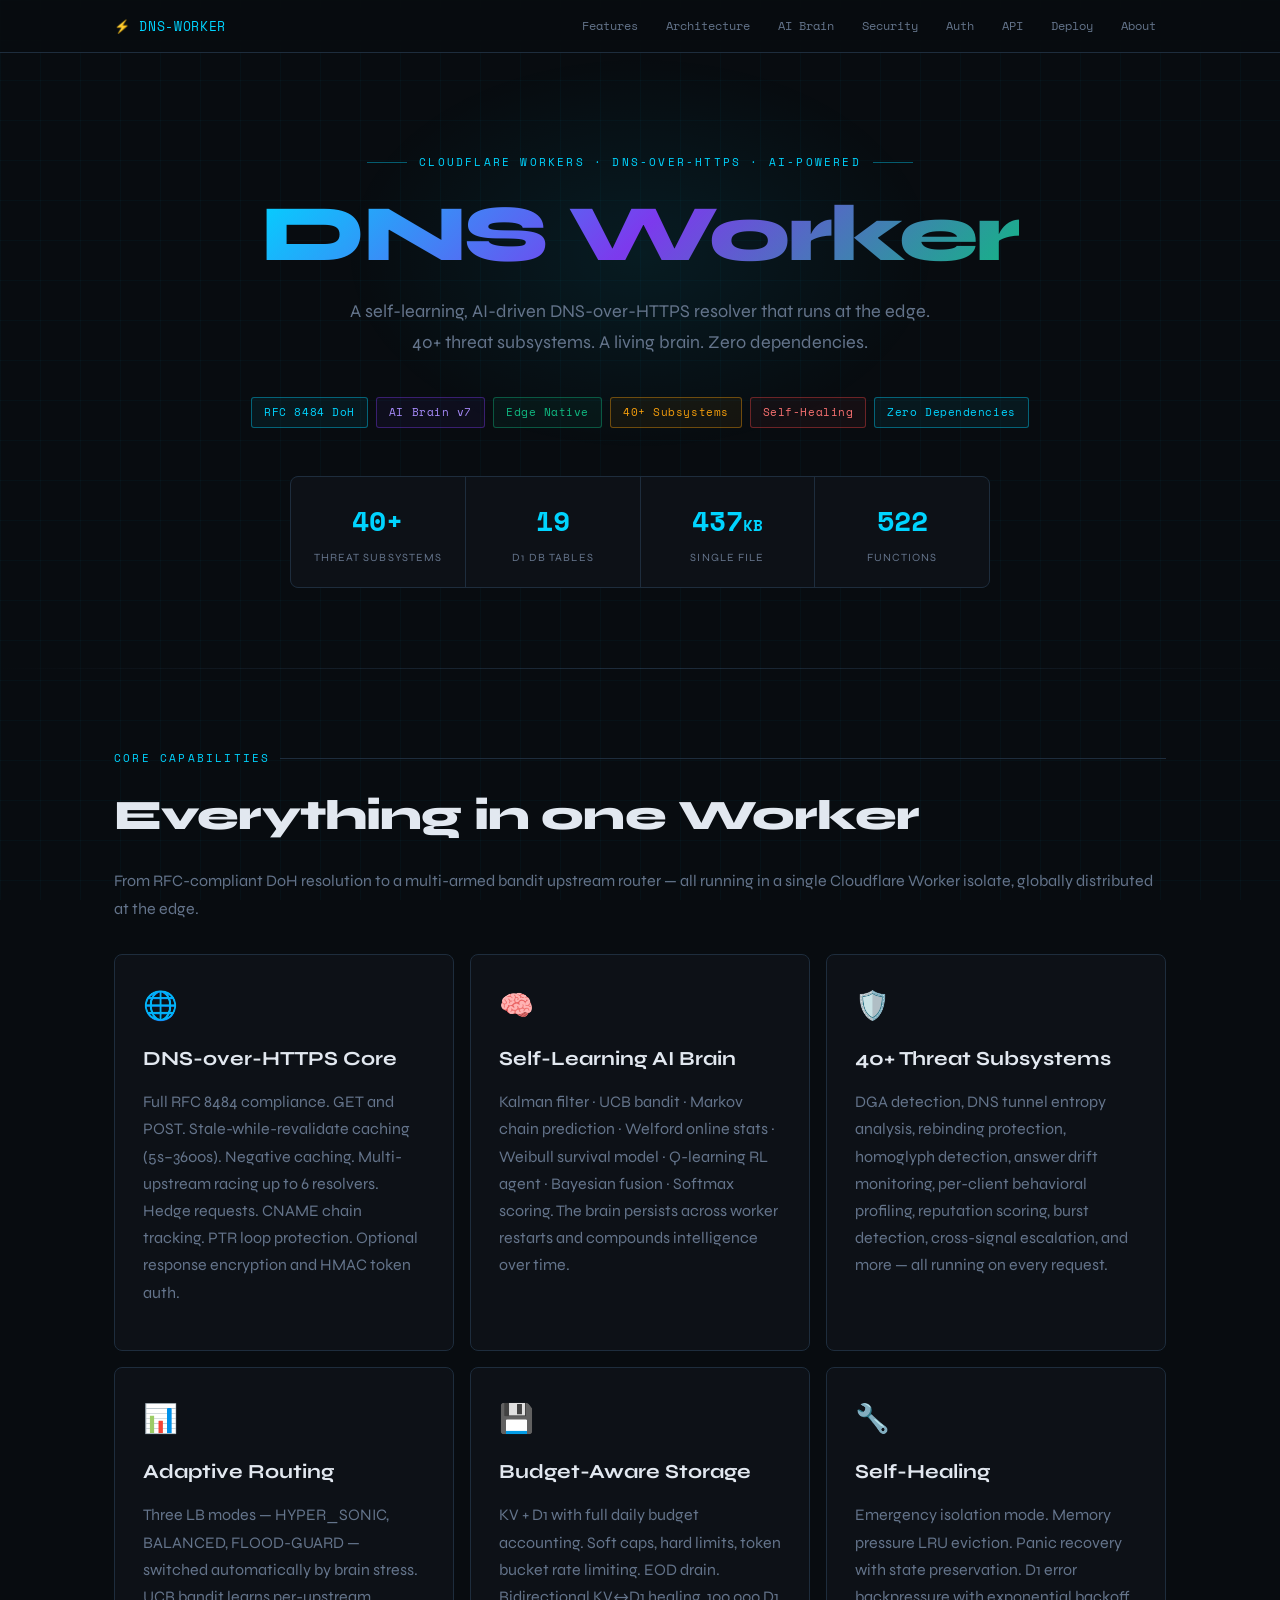
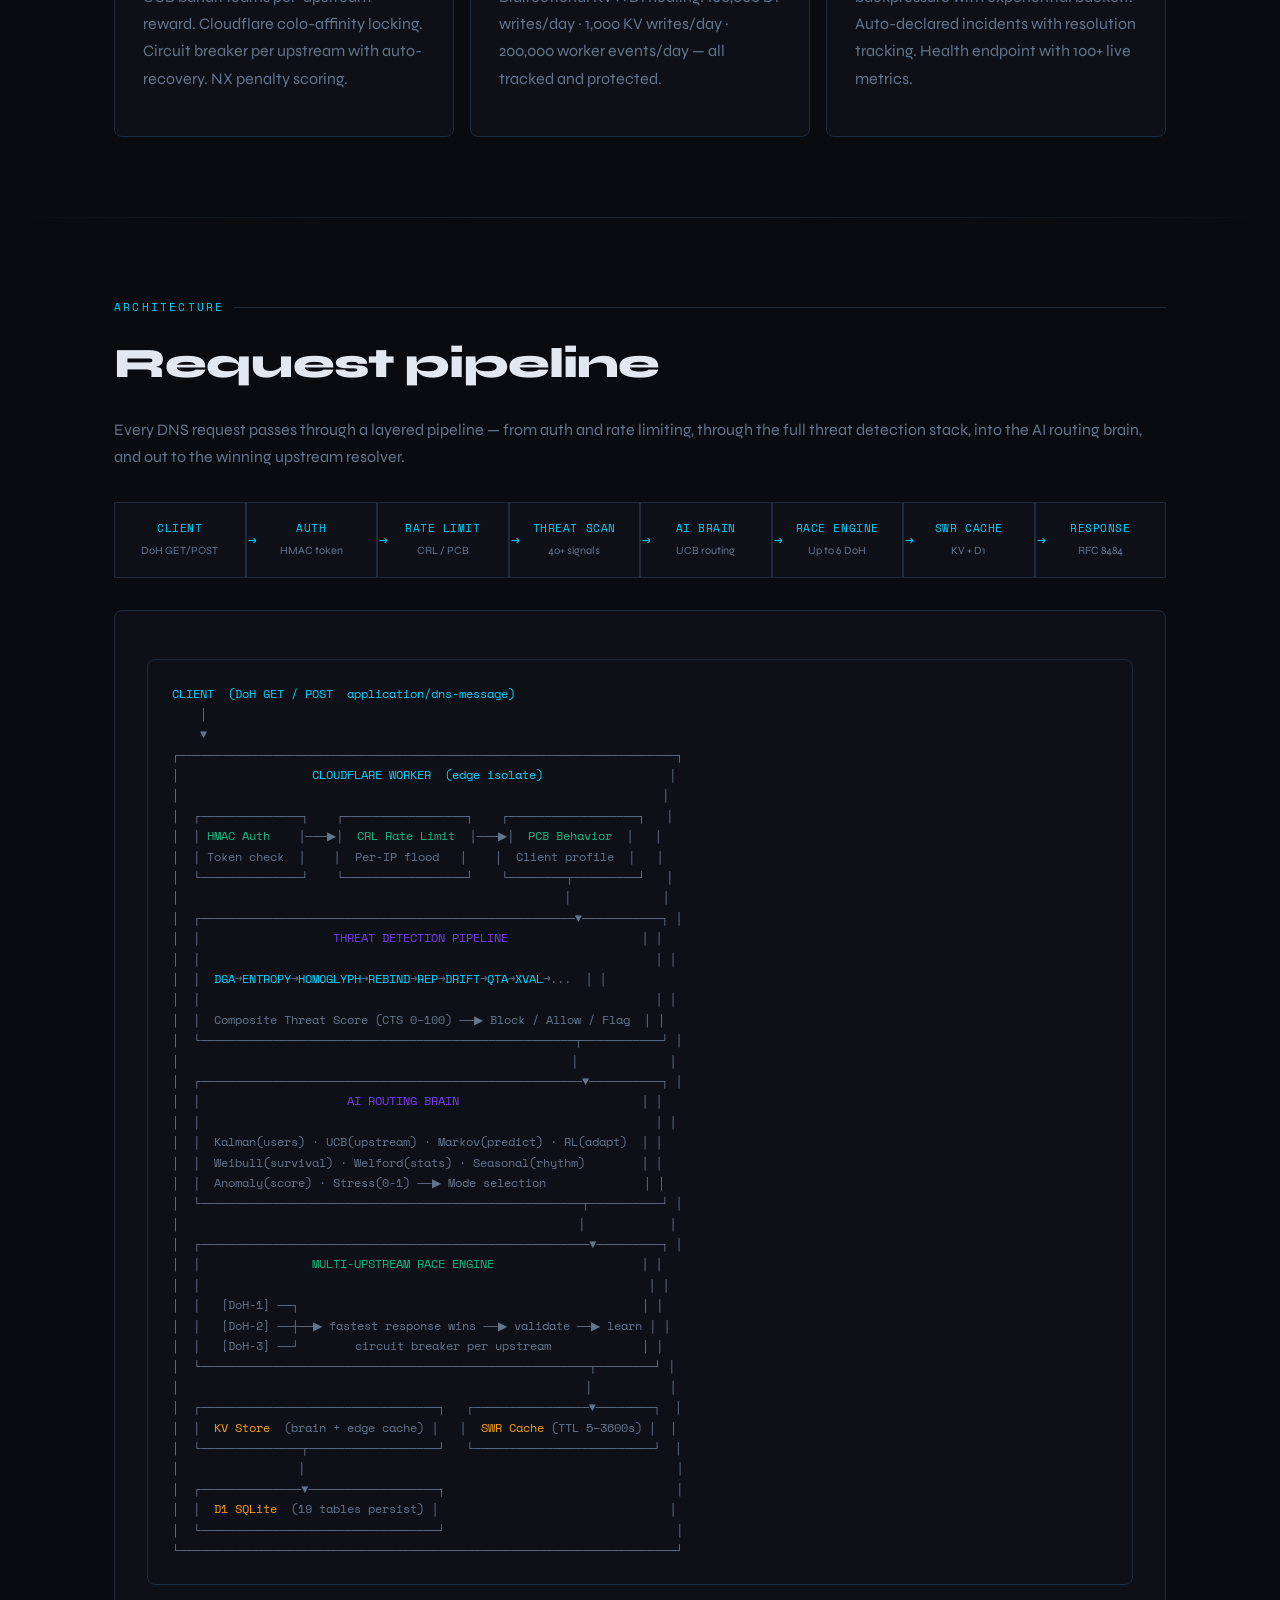
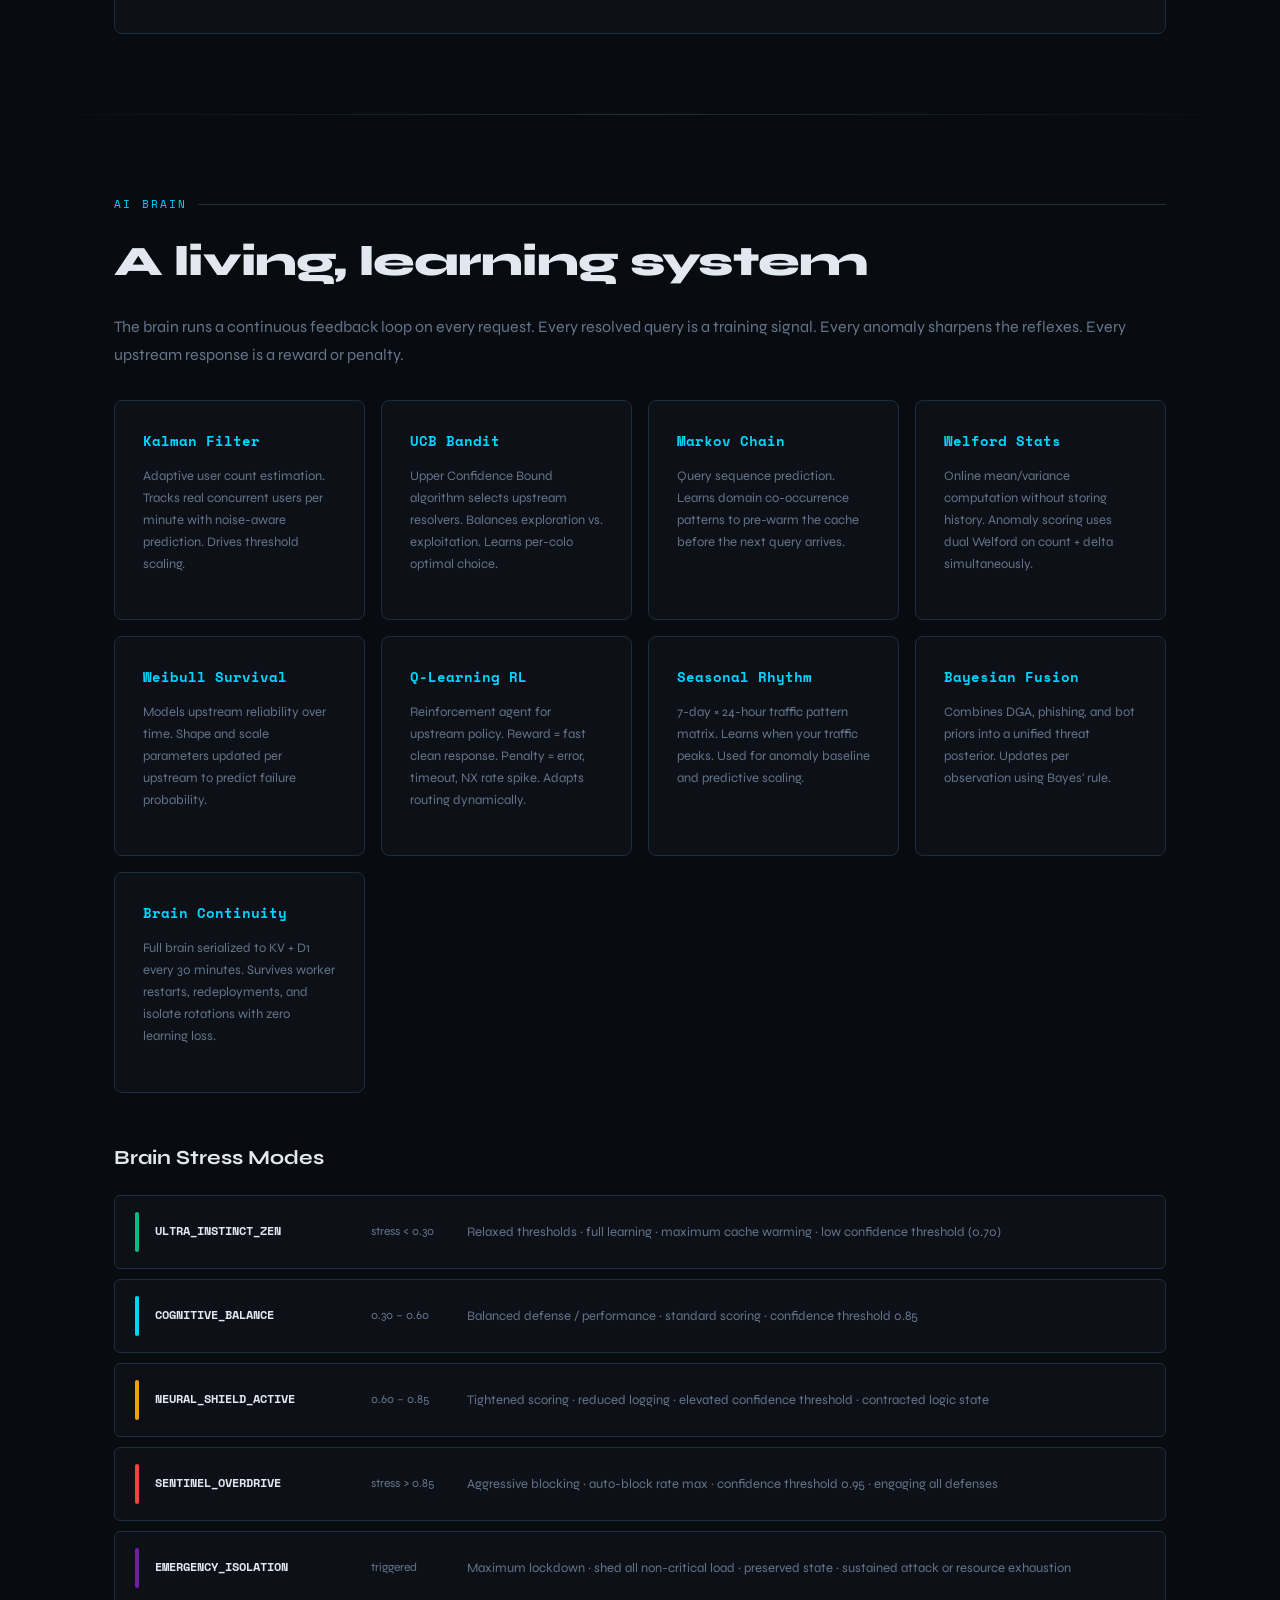
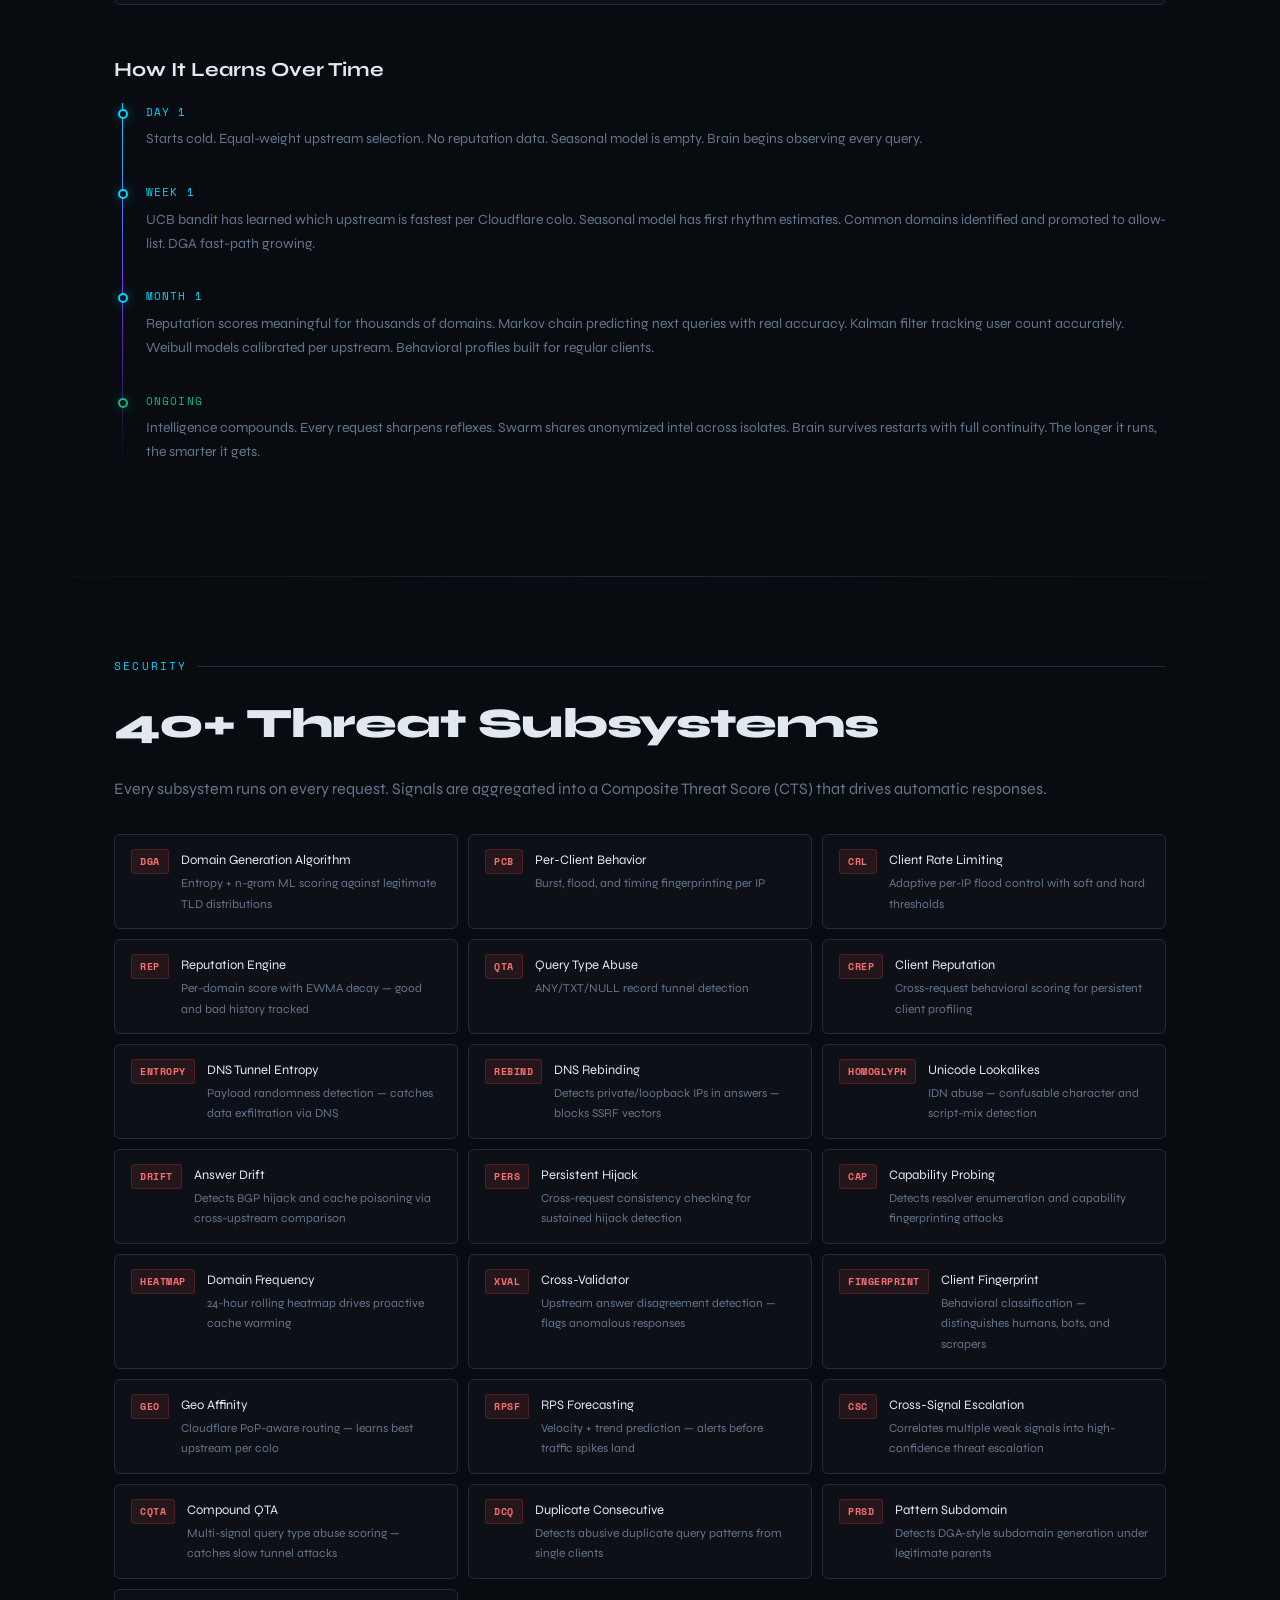
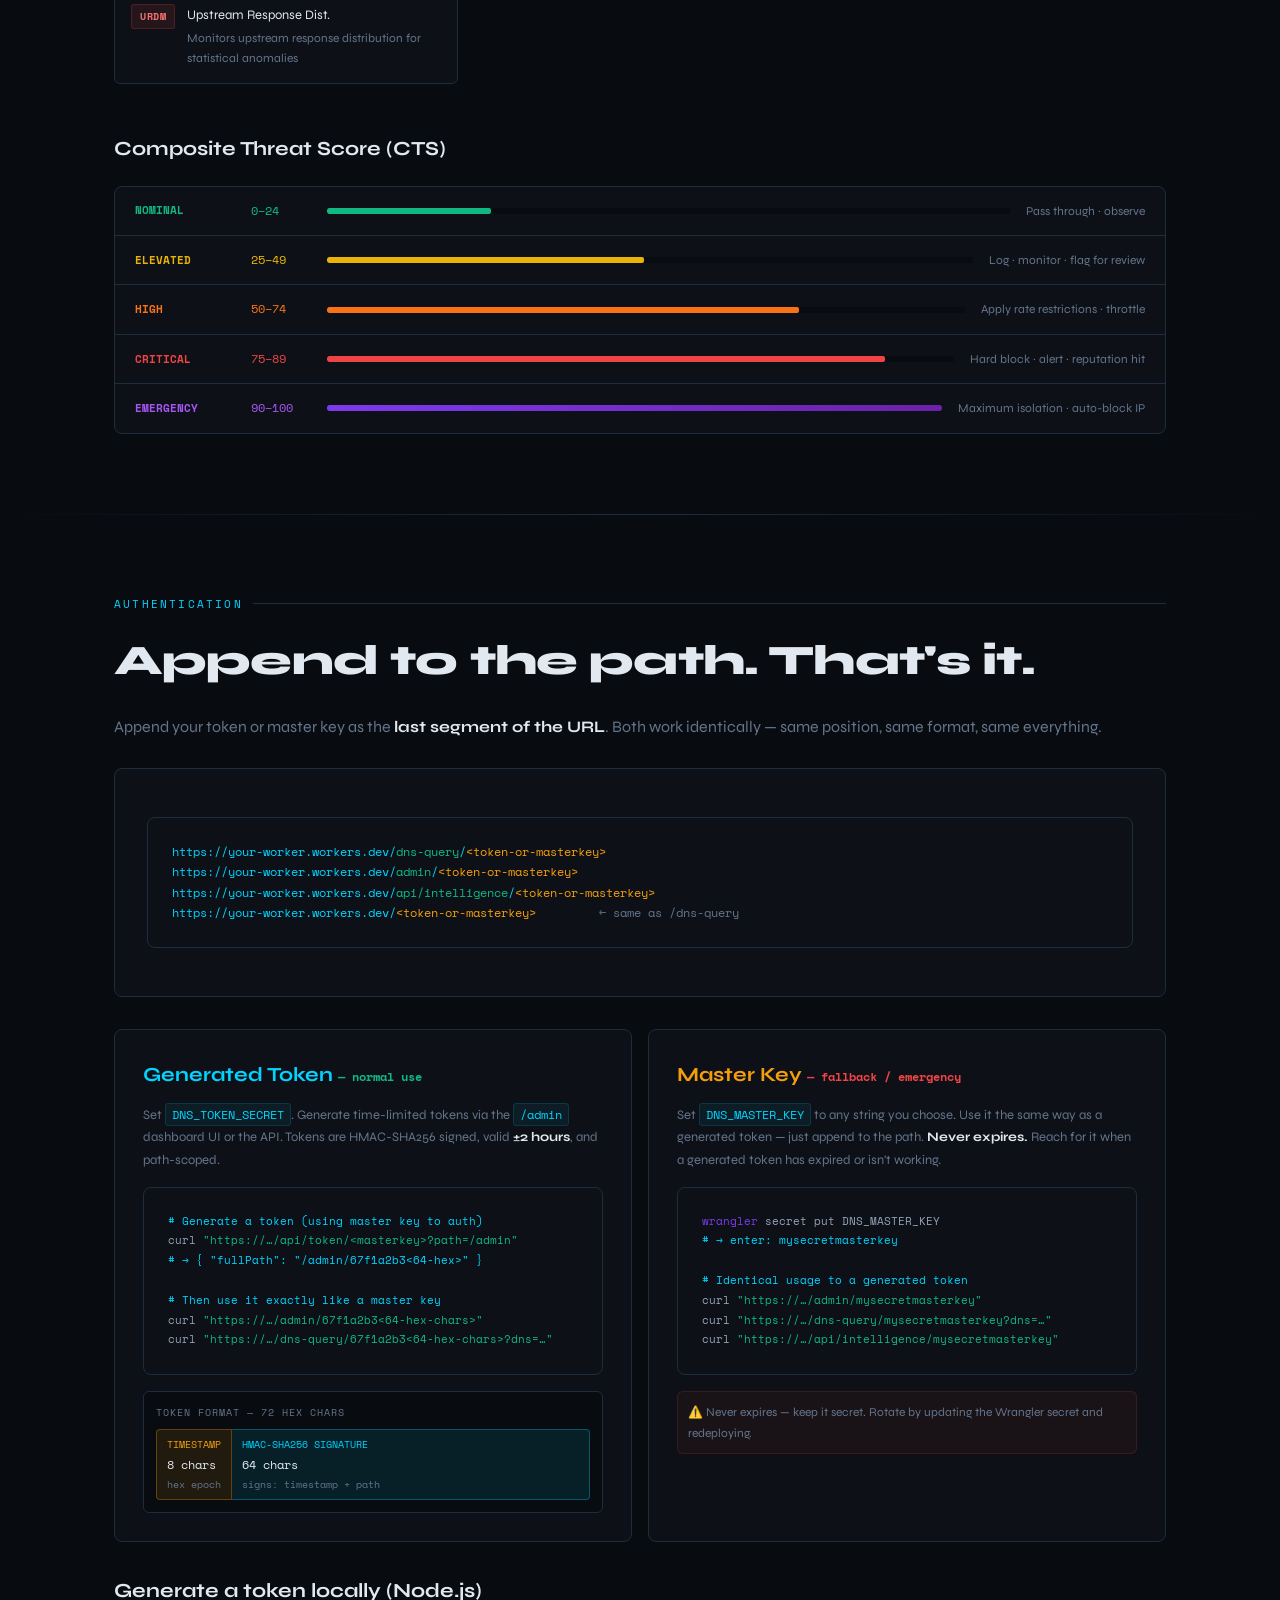
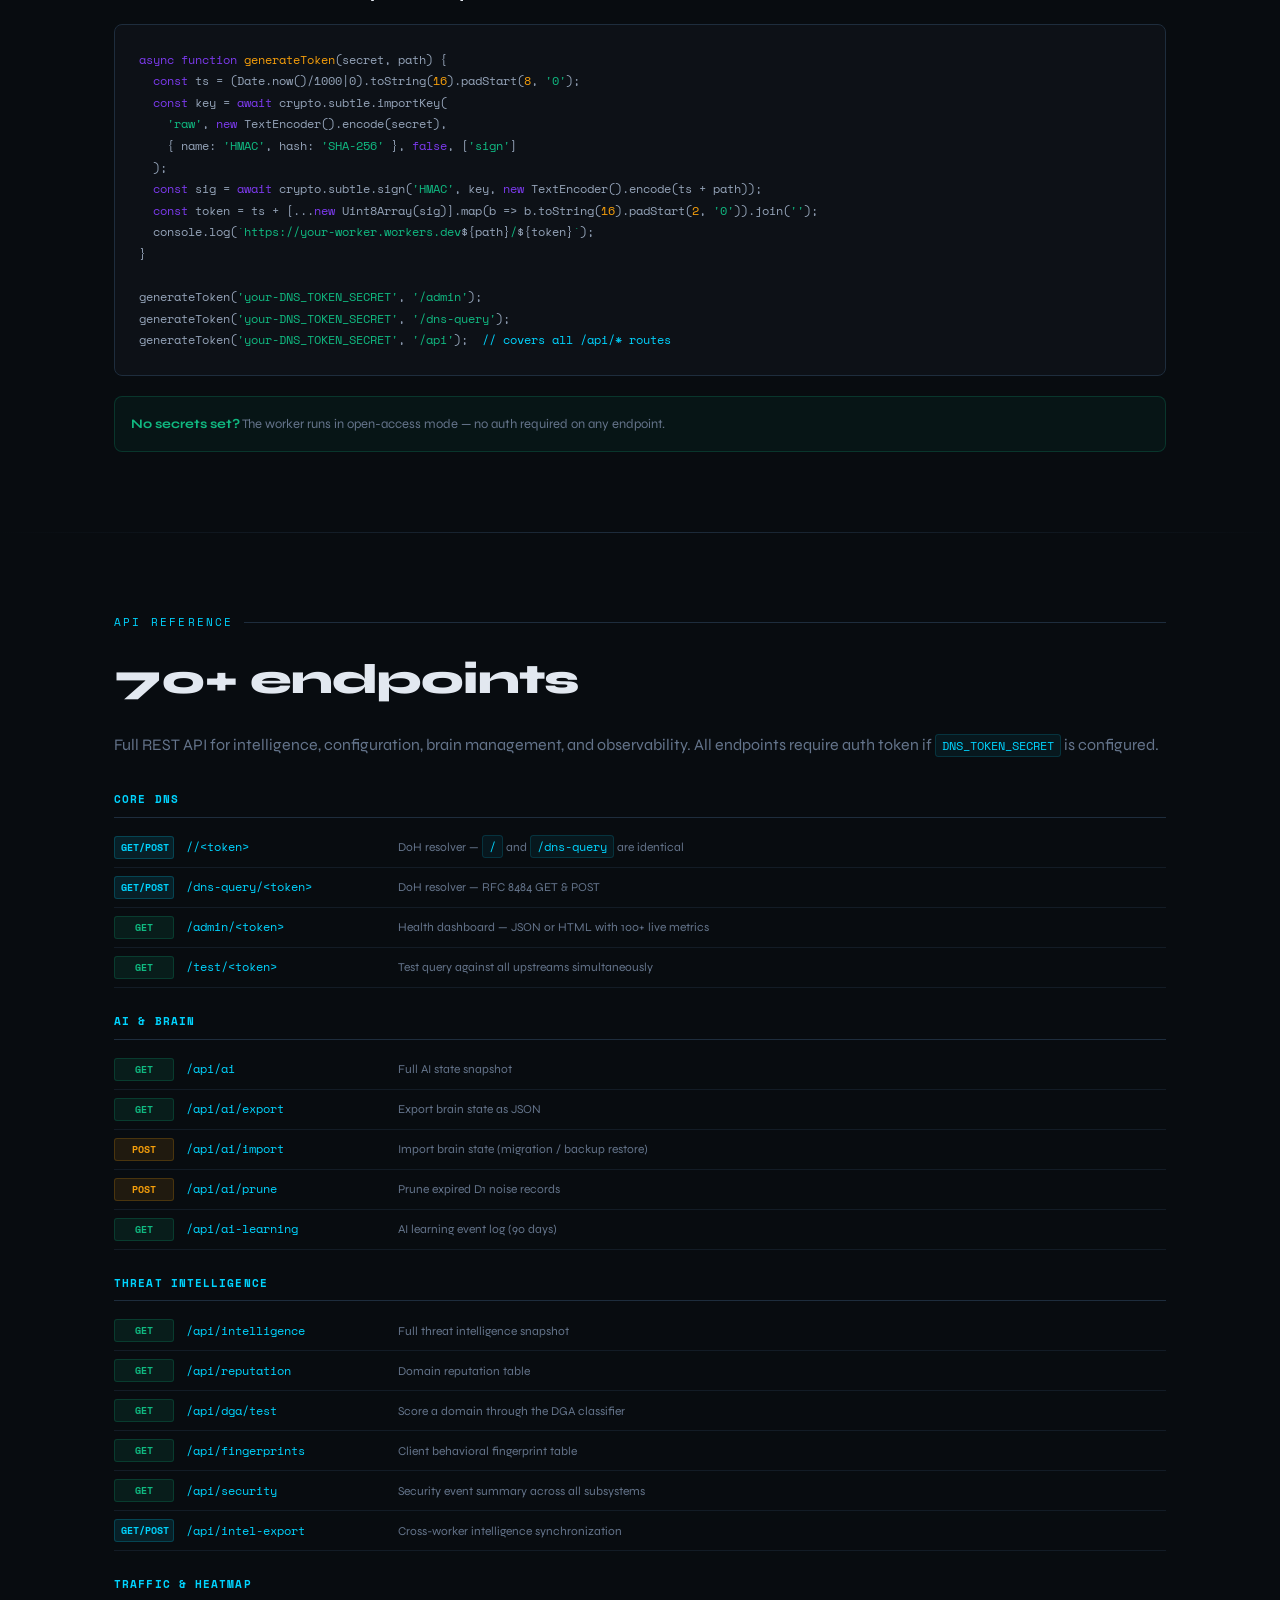
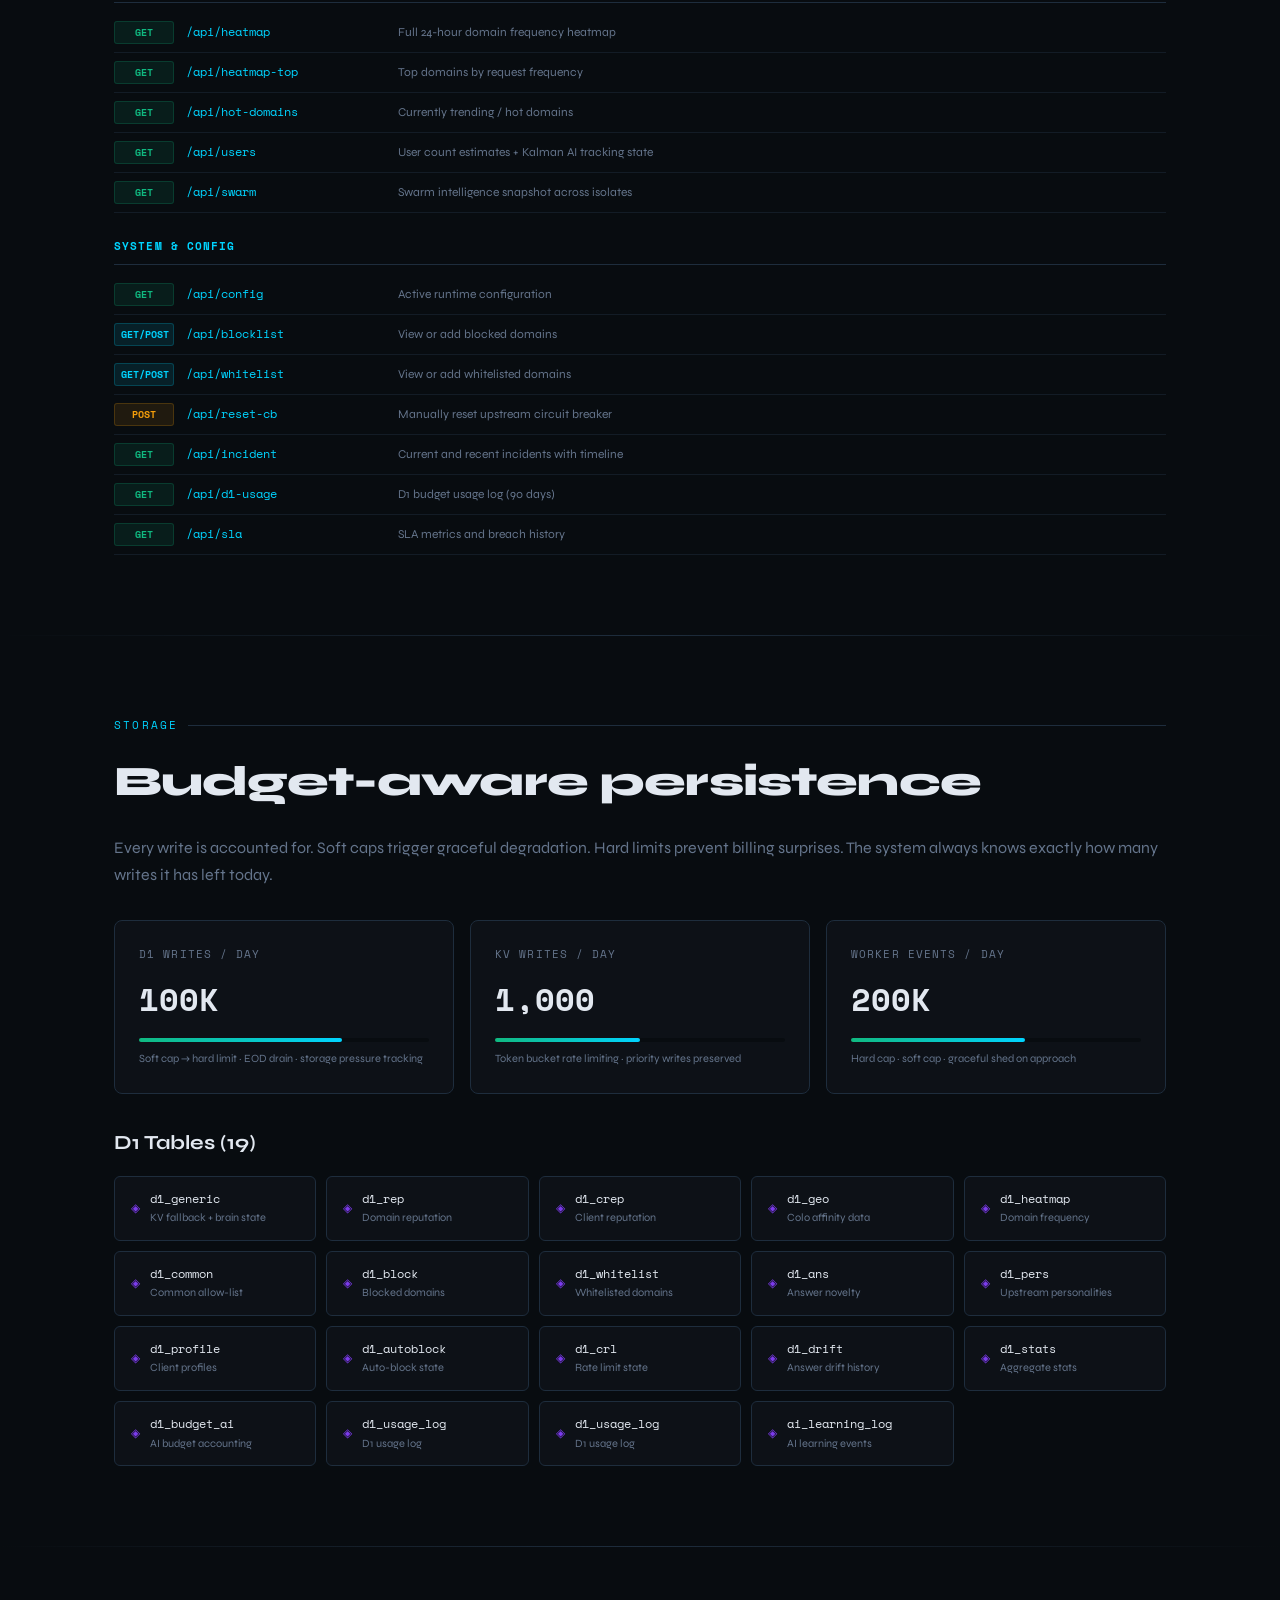
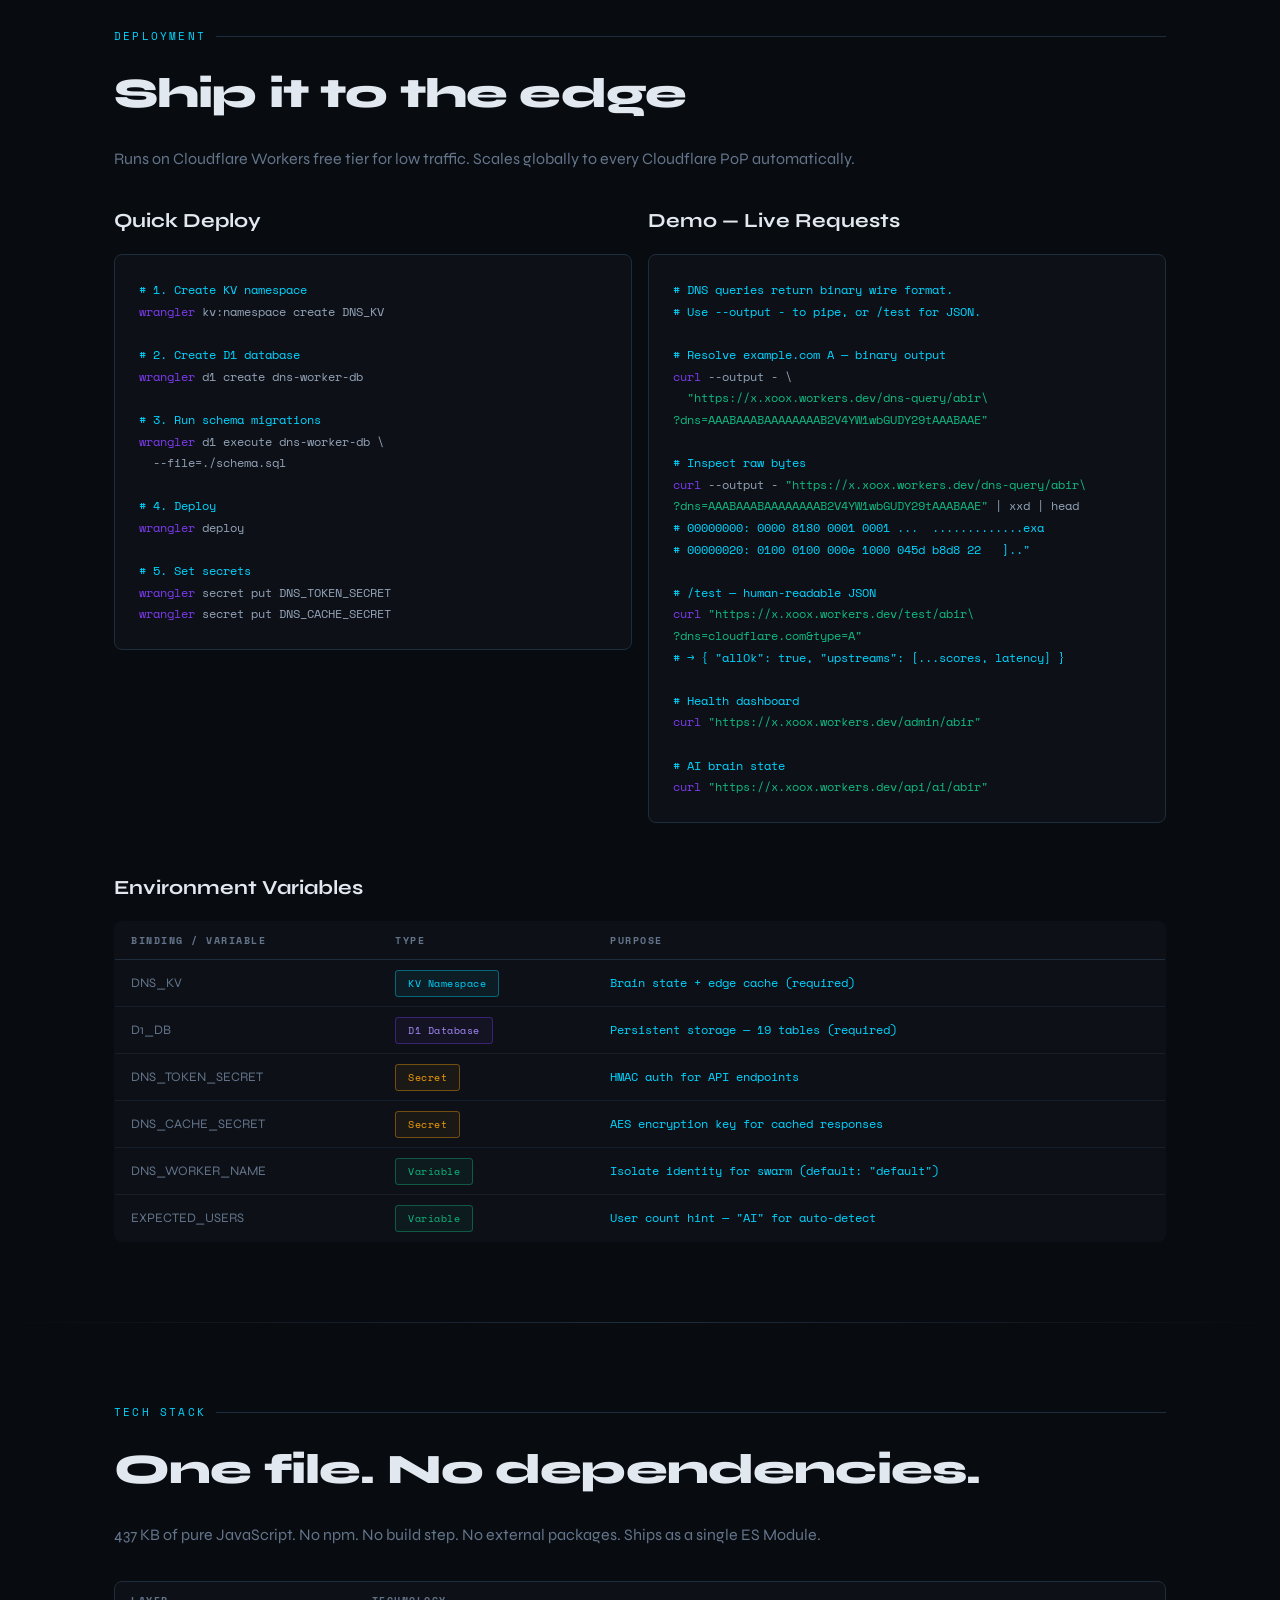
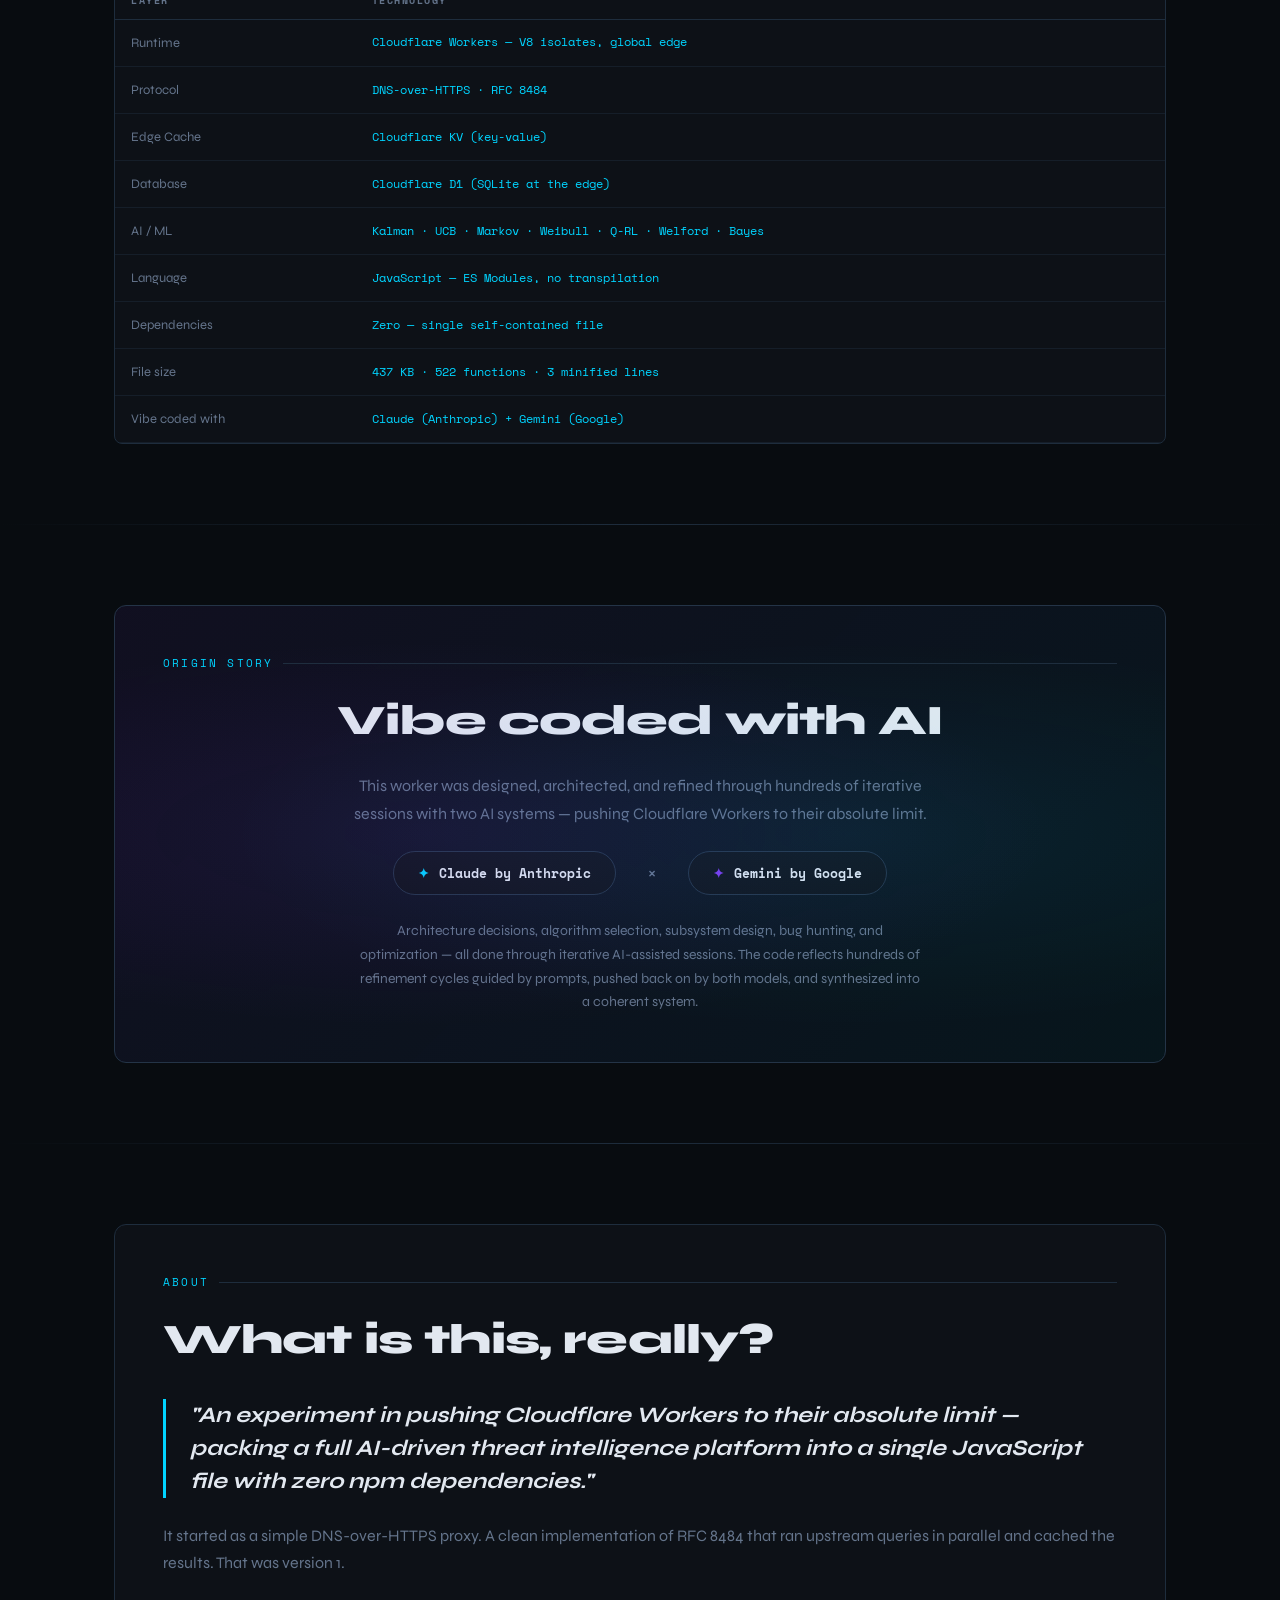
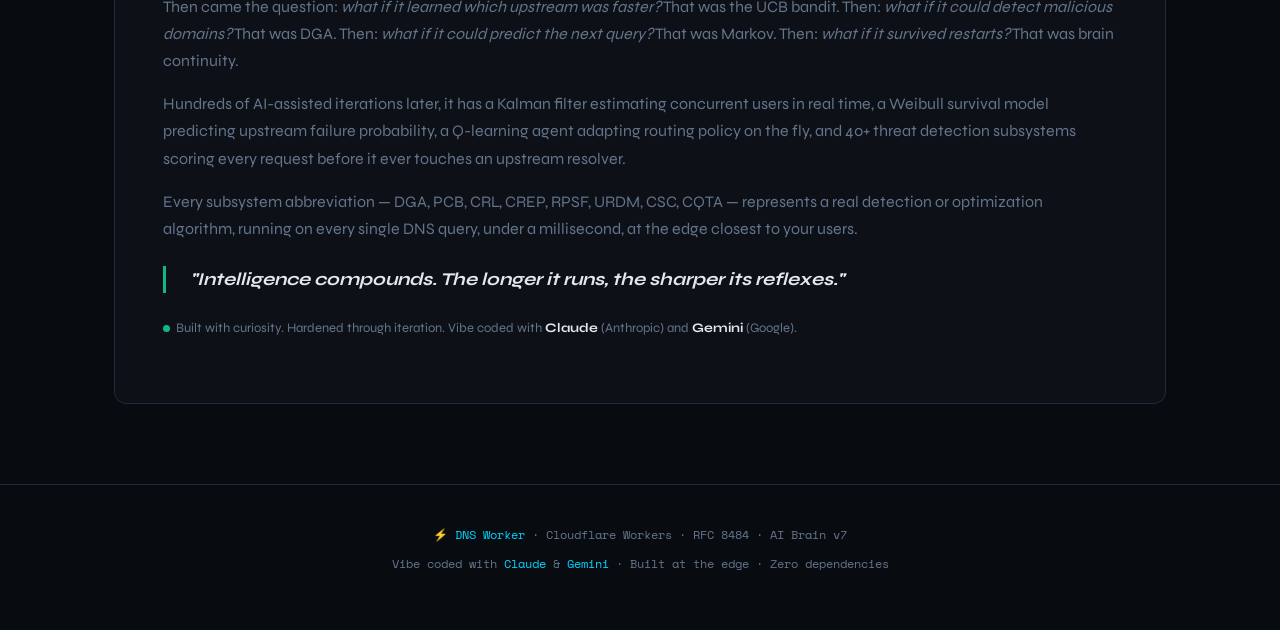
<file: amardns.html>
<!DOCTYPE html>
<html lang="en">
<head>
<meta charset="UTF-8"/>
<meta name="viewport" content="width=device-width, initial-scale=1.0"/>
<title>DNS Worker — AI-Driven DoH Resolver</title>
<link rel="preconnect" href="https://fonts.googleapis.com"/>
<link href="https://fonts.googleapis.com/css2?family=Space+Mono:ital,wght@0,400;0,700;1,400&family=Syne:wght@400;600;700;800&display=swap" rel="stylesheet"/>
<style>
:root {
  --bg: #080c10;
  --bg2: #0d1117;
  --bg3: #111820;
  --border: #1e2d3d;
  --border2: #243447;
  --accent: #00d4ff;
  --accent2: #7c3aed;
  --accent3: #10b981;
  --accent4: #f59e0b;
  --danger: #ef4444;
  --text: #e2e8f0;
  --muted: #64748b;
  --dim: #334155;
  --glow: 0 0 30px rgba(0,212,255,0.15);
  --glow2: 0 0 30px rgba(124,58,237,0.2);
}
*{margin:0;padding:0;box-sizing:border-box;}
html{scroll-behavior:smooth;}
body{
  background:var(--bg);
  color:var(--text);
  font-family:'Syne',sans-serif;
  line-height:1.7;
  overflow-x:hidden;
}

/* GRID NOISE BACKGROUND */
body::before{
  content:'';
  position:fixed;inset:0;
  background-image:
    linear-gradient(rgba(0,212,255,0.03) 1px, transparent 1px),
    linear-gradient(90deg, rgba(0,212,255,0.03) 1px, transparent 1px);
  background-size:40px 40px;
  pointer-events:none;z-index:0;
}

.container{max-width:1100px;margin:0 auto;padding:0 24px;position:relative;z-index:1;}

/* NAV */
nav{
  position:sticky;top:0;z-index:100;
  background:rgba(8,12,16,0.85);
  backdrop-filter:blur(20px);
  border-bottom:1px solid var(--border);
  padding:12px 0;
}
.nav-inner{
  max-width:1100px;margin:0 auto;padding:0 24px;
  display:flex;align-items:center;gap:8px;flex-wrap:wrap;
}
.nav-brand{
  font-family:'Space Mono',monospace;
  font-size:13px;color:var(--accent);
  text-decoration:none;margin-right:auto;
  letter-spacing:0.05em;
}
.nav-link{
  font-size:12px;color:var(--muted);text-decoration:none;
  padding:4px 10px;border-radius:4px;transition:all 0.2s;
  font-family:'Space Mono',monospace;
}
.nav-link:hover{color:var(--accent);background:rgba(0,212,255,0.08);}

/* HERO */
.hero{
  padding:100px 0 80px;
  text-align:center;
  position:relative;
}
.hero::after{
  content:'';
  position:absolute;
  top:0;left:50%;transform:translateX(-50%);
  width:600px;height:400px;
  background:radial-gradient(ellipse at center, rgba(0,212,255,0.08) 0%, transparent 70%);
  pointer-events:none;
}
.hero-eyebrow{
  font-family:'Space Mono',monospace;
  font-size:11px;letter-spacing:0.2em;text-transform:uppercase;
  color:var(--accent);margin-bottom:20px;
  display:flex;align-items:center;justify-content:center;gap:12px;
}
.hero-eyebrow::before,.hero-eyebrow::after{
  content:'';display:block;width:40px;height:1px;background:var(--accent);opacity:0.4;
}
h1{
  font-size:clamp(40px,7vw,80px);
  font-weight:800;
  line-height:1.05;
  letter-spacing:-0.03em;
  margin-bottom:12px;
}
.hero h1 span.grad{
  background:linear-gradient(135deg, #00d4ff 0%, #7c3aed 50%, #10b981 100%);
  -webkit-background-clip:text;-webkit-text-fill-color:transparent;background-clip:text;
}
.hero-sub{
  font-size:18px;color:var(--muted);max-width:600px;margin:20px auto 40px;
  font-weight:400;
}
.badge-row{
  display:flex;flex-wrap:wrap;gap:8px;justify-content:center;margin-bottom:48px;
}
.badge{
  font-family:'Space Mono',monospace;
  font-size:11px;padding:5px 12px;border-radius:3px;
  border:1px solid;letter-spacing:0.05em;
}
.badge-cyan{border-color:rgba(0,212,255,0.4);color:#00d4ff;background:rgba(0,212,255,0.06);}
.badge-purple{border-color:rgba(124,58,237,0.4);color:#a78bfa;background:rgba(124,58,237,0.06);}
.badge-green{border-color:rgba(16,185,129,0.4);color:#10b981;background:rgba(16,185,129,0.06);}
.badge-amber{border-color:rgba(245,158,11,0.4);color:#f59e0b;background:rgba(245,158,11,0.06);}
.badge-red{border-color:rgba(239,68,68,0.4);color:#f87171;background:rgba(239,68,68,0.06);}

.stat-row{
  display:grid;grid-template-columns:repeat(4,1fr);gap:1px;
  background:var(--border);border:1px solid var(--border);border-radius:8px;
  overflow:hidden;max-width:700px;margin:0 auto;
}
.stat-cell{
  background:var(--bg2);padding:20px;text-align:center;
}
.stat-num{
  font-family:'Space Mono',monospace;font-size:28px;font-weight:700;
  color:var(--accent);display:block;
}
.stat-label{font-size:11px;color:var(--muted);letter-spacing:0.1em;text-transform:uppercase;margin-top:4px;}

/* SECTIONS */
section{padding:80px 0;}
.section-label{
  font-family:'Space Mono',monospace;font-size:11px;
  letter-spacing:0.2em;text-transform:uppercase;
  color:var(--accent);margin-bottom:12px;
  display:flex;align-items:center;gap:10px;
}
.section-label::after{content:'';flex:1;height:1px;background:var(--border);}
h2{font-size:clamp(28px,4vw,42px);font-weight:800;letter-spacing:-0.02em;margin-bottom:16px;}
h3{font-size:20px;font-weight:700;margin-bottom:12px;color:var(--text);}
p{color:var(--muted);margin-bottom:16px;}

/* CARDS */
.card{
  background:var(--bg2);border:1px solid var(--border);
  border-radius:8px;padding:28px;
  transition:border-color 0.2s,box-shadow 0.2s;
}
.card:hover{border-color:var(--border2);box-shadow:var(--glow);}
.card-grid{display:grid;gap:16px;}
.card-grid-2{grid-template-columns:repeat(auto-fit,minmax(300px,1fr));}
.card-grid-3{grid-template-columns:repeat(auto-fit,minmax(220px,1fr));}
.card-icon{font-size:28px;margin-bottom:12px;display:block;}

/* ARCHITECTURE DIAGRAM */
.arch{
  background:var(--bg2);border:1px solid var(--border);
  border-radius:8px;padding:32px;overflow-x:auto;
}
.arch-diagram{
  font-family:'Space Mono',monospace;font-size:12px;
  color:var(--muted);line-height:1.7;white-space:pre;
  min-width:500px;
}
.arch-diagram .hl{color:var(--accent);}
.arch-diagram .hl2{color:var(--accent3);}
.arch-diagram .hl3{color:var(--accent2);}
.arch-diagram .hl4{color:var(--accent4);}

/* PIPELINE VIZ */
.pipeline{display:flex;align-items:center;flex-wrap:wrap;gap:0;margin:32px 0;}
.pipe-step{
  flex:1;min-width:100px;
  background:var(--bg2);border:1px solid var(--border);
  padding:16px 12px;text-align:center;
  position:relative;
  transition:all 0.2s;
}
.pipe-step:hover{background:var(--bg3);border-color:var(--accent);z-index:1;}
.pipe-step:not(:last-child)::after{
  content:'→';position:absolute;right:-12px;top:50%;transform:translateY(-50%);
  color:var(--accent);font-family:'Space Mono',monospace;
  z-index:2;font-size:14px;
}
.pipe-label{font-size:11px;font-family:'Space Mono',monospace;color:var(--accent);letter-spacing:0.05em;}
.pipe-desc{font-size:11px;color:var(--muted);margin-top:4px;}

/* AI BRAIN MODES */
.brain-modes{display:grid;gap:10px;}
.brain-mode{
  display:flex;align-items:center;gap:16px;
  padding:16px 20px;background:var(--bg2);border:1px solid var(--border);border-radius:6px;
  transition:all 0.2s;
}
.brain-mode:hover{border-color:var(--border2);}
.mode-bar{
  width:4px;border-radius:2px;align-self:stretch;min-height:40px;
}
.mode-bar.zen{background:var(--accent3);}
.mode-bar.balance{background:var(--accent);}
.mode-bar.shield{background:var(--accent4);}
.mode-bar.overdrive{background:var(--danger);}
.mode-bar.emergency{background:#6b21a8;}
.mode-name{font-family:'Space Mono',monospace;font-size:12px;color:var(--text);font-weight:700;min-width:200px;}
.mode-range{font-size:12px;color:var(--muted);min-width:80px;}
.mode-desc{font-size:13px;color:var(--muted);}

/* THREAT TABLE */
.threat-grid{
  display:grid;grid-template-columns:repeat(auto-fill,minmax(260px,1fr));gap:10px;
}
.threat-card{
  background:var(--bg2);border:1px solid var(--border);border-radius:6px;
  padding:14px 16px;display:flex;align-items:flex-start;gap:12px;
  transition:all 0.2s;
}
.threat-card:hover{border-color:var(--danger);box-shadow:0 0 20px rgba(239,68,68,0.08);}
.threat-tag{
  font-family:'Space Mono',monospace;font-size:10px;font-weight:700;
  padding:3px 8px;border-radius:3px;background:rgba(239,68,68,0.1);
  color:#f87171;border:1px solid rgba(239,68,68,0.2);white-space:nowrap;
  letter-spacing:0.05em;
}
.threat-desc{font-size:12px;color:var(--muted);margin-top:2px;}

/* CTS TABLE */
.cts-row{
  display:flex;align-items:center;gap:16px;
  padding:14px 20px;border-bottom:1px solid var(--border);
}
.cts-row:last-child{border-bottom:none;}
.cts-bar-wrap{flex:1;background:var(--bg);border-radius:2px;height:6px;overflow:hidden;}
.cts-bar{height:100%;border-radius:2px;transition:width 1s ease;}
.cts-score{font-family:'Space Mono',monospace;font-size:12px;min-width:60px;}
.cts-label-wrap{min-width:100px;}
.cts-label{font-family:'Space Mono',monospace;font-size:11px;font-weight:700;}
.cts-action{font-size:12px;color:var(--muted);}

/* ROUTES TABLE */
.routes-section{display:grid;gap:24px;}
.route-group h4{
  font-family:'Space Mono',monospace;font-size:11px;
  color:var(--accent);letter-spacing:0.1em;text-transform:uppercase;
  margin-bottom:10px;padding-bottom:8px;border-bottom:1px solid var(--border);
}
.route-item{
  display:grid;grid-template-columns:60px 200px 1fr;gap:12px;
  padding:8px 0;border-bottom:1px solid rgba(30,45,61,0.5);
  font-size:13px;align-items:center;
}
.route-method{
  font-family:'Space Mono',monospace;font-size:10px;font-weight:700;
  padding:2px 6px;border-radius:3px;text-align:center;
}
.method-get{background:rgba(16,185,129,0.1);color:#10b981;border:1px solid rgba(16,185,129,0.2);}
.method-post{background:rgba(245,158,11,0.1);color:#f59e0b;border:1px solid rgba(245,158,11,0.2);}
.method-both{background:rgba(0,212,255,0.1);color:#00d4ff;border:1px solid rgba(0,212,255,0.2);}
.route-path{font-family:'Space Mono',monospace;font-size:12px;color:var(--accent);}
.route-desc{font-size:12px;color:var(--muted);}

/* BUDGET VIZ */
.budget-grid{display:grid;grid-template-columns:repeat(auto-fit,minmax(220px,1fr));gap:16px;}
.budget-card{
  background:var(--bg2);border:1px solid var(--border);border-radius:8px;padding:24px;
}
.budget-name{font-family:'Space Mono',monospace;font-size:11px;color:var(--muted);letter-spacing:0.1em;text-transform:uppercase;}
.budget-num{font-size:32px;font-weight:800;color:var(--text);margin:8px 0;font-family:'Space Mono',monospace;}
.budget-bar-wrap{background:var(--bg);border-radius:2px;height:4px;margin-top:12px;}
.budget-bar{height:100%;border-radius:2px;background:linear-gradient(90deg,var(--accent3),var(--accent));}
.budget-sub{font-size:11px;color:var(--muted);margin-top:8px;}

/* D1 TABLES */
.d1-grid{display:grid;grid-template-columns:repeat(auto-fill,minmax(200px,1fr));gap:10px;}
.d1-item{
  background:var(--bg2);border:1px solid var(--border);border-radius:6px;
  padding:12px 16px;display:flex;align-items:center;gap:10px;
}
.d1-item::before{content:'◈';color:var(--accent2);font-size:12px;}
.d1-name{font-family:'Space Mono',monospace;font-size:12px;color:var(--text);}
.d1-desc{font-size:11px;color:var(--muted);}

/* LEARN TIMELINE */
.timeline{position:relative;padding-left:32px;}
.timeline::before{
  content:'';position:absolute;left:8px;top:0;bottom:0;
  width:1px;background:linear-gradient(to bottom,var(--accent),var(--accent2),transparent);
}
.tl-item{
  position:relative;margin-bottom:32px;
}
.tl-dot{
  position:absolute;left:-28px;top:6px;
  width:10px;height:10px;border-radius:50%;
  background:var(--bg2);border:2px solid var(--accent);
  box-shadow:0 0 12px rgba(0,212,255,0.4);
}
.tl-period{font-family:'Space Mono',monospace;font-size:11px;color:var(--accent);margin-bottom:6px;letter-spacing:0.1em;}
.tl-content{color:var(--muted);font-size:14px;}

/* STACK TABLE */
.stack-table{width:100%;border-collapse:collapse;}
.stack-table th{
  font-family:'Space Mono',monospace;font-size:10px;
  letter-spacing:0.15em;text-transform:uppercase;
  color:var(--muted);padding:10px 16px;text-align:left;
  border-bottom:1px solid var(--border);
}
.stack-table td{
  padding:12px 16px;border-bottom:1px solid rgba(30,45,61,0.5);font-size:13px;
}
.stack-table td:first-child{color:var(--muted);}
.stack-table td:last-child{font-family:'Space Mono',monospace;font-size:12px;color:var(--accent);}

/* VIBE SECTION */
.vibe-section{
  background:linear-gradient(135deg,rgba(124,58,237,0.08),rgba(0,212,255,0.05));
  border:1px solid var(--border2);border-radius:12px;
  padding:48px;text-align:center;position:relative;overflow:hidden;
}
.vibe-section::before{
  content:'';position:absolute;inset:0;
  background:radial-gradient(ellipse at 30% 50%,rgba(124,58,237,0.1),transparent 60%),
             radial-gradient(ellipse at 70% 50%,rgba(0,212,255,0.08),transparent 60%);
  pointer-events:none;
}
.vibe-ai-row{display:flex;justify-content:center;align-items:center;gap:32px;margin:24px 0;flex-wrap:wrap;}
.vibe-ai-chip{
  background:var(--bg2);border:1px solid var(--border2);border-radius:40px;
  padding:10px 24px;display:flex;align-items:center;gap:10px;
  font-family:'Space Mono',monospace;font-size:13px;font-weight:700;
}
.vibe-x{font-size:20px;color:var(--muted);}

/* ABOUT */
.about-section{
  background:var(--bg2);border:1px solid var(--border);border-radius:12px;
  padding:48px;
}
.about-quote{
  font-size:22px;font-weight:700;
  color:var(--text);line-height:1.5;
  border-left:3px solid var(--accent);
  padding-left:24px;margin:24px 0;
  font-style:italic;
}

/* CODE */
code{
  font-family:'Space Mono',monospace;font-size:12px;
  background:rgba(0,212,255,0.06);color:var(--accent);
  padding:2px 6px;border-radius:3px;
  border:1px solid rgba(0,212,255,0.15);
}
pre{
  background:var(--bg2);border:1px solid var(--border);
  border-radius:8px;padding:24px;overflow-x:auto;
  font-family:'Space Mono',monospace;font-size:12px;
  color:#94a3b8;line-height:1.8;margin:16px 0;
}
pre .c{color:var(--accent);}
pre .k{color:var(--accent2);}
pre .s{color:var(--accent3);}
pre .n{color:var(--accent4);}

/* DIVIDER */
.divider{height:1px;background:linear-gradient(90deg,transparent,var(--border),transparent);margin:0;}

/* FOOTER */
footer{
  border-top:1px solid var(--border);padding:40px 0;
  text-align:center;font-family:'Space Mono',monospace;font-size:12px;color:var(--muted);
}
footer a{color:var(--accent);text-decoration:none;}

/* ANIMATIONS */
@keyframes pulse{0%,100%{opacity:1;}50%{opacity:0.5;}}
@keyframes float{0%,100%{transform:translateY(0);}50%{transform:translateY(-6px);}}
@keyframes fadeInUp{from{opacity:0;transform:translateY(24px);}to{opacity:1;transform:translateY(0);}}

.hero > *{animation:fadeInUp 0.6s ease both;}
.hero .hero-eyebrow{animation-delay:0.0s;}
.hero h1{animation-delay:0.1s;}
.hero .hero-sub{animation-delay:0.2s;}
.hero .badge-row{animation-delay:0.3s;}
.hero .stat-row{animation-delay:0.4s;}

.live-dot{
  display:inline-block;width:7px;height:7px;border-radius:50%;
  background:var(--accent3);margin-right:6px;
  animation:pulse 2s ease-in-out infinite;
}

/* RESPONSIVE */
@media(max-width:768px){
  .stat-row{grid-template-columns:repeat(2,1fr);}
  .route-item{grid-template-columns:50px 1fr;gap:8px;}
  .route-desc{display:none;}
  .pipe-step:not(:last-child)::after{display:none;}
  .pipeline{flex-direction:column;}
  h2{font-size:28px;}
}
</style>
</head>
<body>

<nav>
  <div class="nav-inner">
    <a class="nav-brand" href="#">⚡ DNS-WORKER</a>
    <a class="nav-link" href="#features">Features</a>
    <a class="nav-link" href="#architecture">Architecture</a>
    <a class="nav-link" href="#ai-brain">AI Brain</a>
    <a class="nav-link" href="#security">Security</a>
    <a class="nav-link" href="#auth">Auth</a>
    <a class="nav-link" href="#api">API</a>
    <a class="nav-link" href="#deploy">Deploy</a>
    <a class="nav-link" href="#about">About</a>
  </div>
</nav>

<div class="hero">
  <div class="container">
    <div class="hero-eyebrow">Cloudflare Workers · DNS-over-HTTPS · AI-Powered</div>
    <h1><span class="grad">DNS Worker</span></h1>
    <p class="hero-sub">A self-learning, AI-driven DNS-over-HTTPS resolver that runs at the edge. 40+ threat subsystems. A living brain. Zero dependencies.</p>
    <div class="badge-row">
      <span class="badge badge-cyan">RFC 8484 DoH</span>
      <span class="badge badge-purple">AI Brain v7</span>
      <span class="badge badge-green">Edge Native</span>
      <span class="badge badge-amber">40+ Subsystems</span>
      <span class="badge badge-red">Self-Healing</span>
      <span class="badge badge-cyan">Zero Dependencies</span>
    </div>
    <div class="stat-row">
      <div class="stat-cell">
        <span class="stat-num">40+</span>
        <div class="stat-label">Threat Subsystems</div>
      </div>
      <div class="stat-cell">
        <span class="stat-num">19</span>
        <div class="stat-label">D1 DB Tables</div>
      </div>
      <div class="stat-cell">
        <span class="stat-num">437<small style="font-size:16px">KB</small></span>
        <div class="stat-label">Single File</div>
      </div>
      <div class="stat-cell">
        <span class="stat-num">522</span>
        <div class="stat-label">Functions</div>
      </div>
    </div>
  </div>
</div>

<div class="divider"></div>

<!-- FEATURES -->
<section id="features">
  <div class="container">
    <div class="section-label">Core Capabilities</div>
    <h2>Everything in one Worker</h2>
    <p>From RFC-compliant DoH resolution to a multi-armed bandit upstream router — all running in a single Cloudflare Worker isolate, globally distributed at the edge.</p>

    <div class="card-grid card-grid-2" style="margin-top:32px;">
      <div class="card">
        <span class="card-icon">🌐</span>
        <h3>DNS-over-HTTPS Core</h3>
        <p>Full RFC 8484 compliance. GET and POST. Stale-while-revalidate caching (5s–3600s). Negative caching. Multi-upstream racing up to 6 resolvers. Hedge requests. CNAME chain tracking. PTR loop protection. Optional response encryption and HMAC token auth.</p>
      </div>
      <div class="card">
        <span class="card-icon">🧠</span>
        <h3>Self-Learning AI Brain</h3>
        <p>Kalman filter · UCB bandit · Markov chain prediction · Welford online stats · Weibull survival model · Q-learning RL agent · Bayesian fusion · Softmax scoring. The brain persists across worker restarts and compounds intelligence over time.</p>
      </div>
      <div class="card">
        <span class="card-icon">🛡️</span>
        <h3>40+ Threat Subsystems</h3>
        <p>DGA detection, DNS tunnel entropy analysis, rebinding protection, homoglyph detection, answer drift monitoring, per-client behavioral profiling, reputation scoring, burst detection, cross-signal escalation, and more — all running on every request.</p>
      </div>
      <div class="card">
        <span class="card-icon">📊</span>
        <h3>Adaptive Routing</h3>
        <p>Three LB modes — HYPER_SONIC, BALANCED, FLOOD-GUARD — switched automatically by brain stress. UCB bandit learns per-upstream reward. Cloudflare colo-affinity locking. Circuit breaker per upstream with auto-recovery. NX penalty scoring.</p>
      </div>
      <div class="card">
        <span class="card-icon">💾</span>
        <h3>Budget-Aware Storage</h3>
        <p>KV + D1 with full daily budget accounting. Soft caps, hard limits, token bucket rate limiting. EOD drain. Bidirectional KV↔D1 healing. 100,000 D1 writes/day · 1,000 KV writes/day · 200,000 worker events/day — all tracked and protected.</p>
      </div>
      <div class="card">
        <span class="card-icon">🔧</span>
        <h3>Self-Healing</h3>
        <p>Emergency isolation mode. Memory pressure LRU eviction. Panic recovery with state preservation. D1 error backpressure with exponential backoff. Auto-declared incidents with resolution tracking. Health endpoint with 100+ live metrics.</p>
      </div>
    </div>
  </div>
</section>

<div class="divider"></div>

<!-- ARCHITECTURE -->
<section id="architecture">
  <div class="container">
    <div class="section-label">Architecture</div>
    <h2>Request pipeline</h2>
    <p>Every DNS request passes through a layered pipeline — from auth and rate limiting, through the full threat detection stack, into the AI routing brain, and out to the winning upstream resolver.</p>

    <div class="pipeline" style="margin-top:32px;">
      <div class="pipe-step">
        <div class="pipe-label">CLIENT</div>
        <div class="pipe-desc">DoH GET/POST</div>
      </div>
      <div class="pipe-step">
        <div class="pipe-label">AUTH</div>
        <div class="pipe-desc">HMAC token</div>
      </div>
      <div class="pipe-step">
        <div class="pipe-label">RATE LIMIT</div>
        <div class="pipe-desc">CRL / PCB</div>
      </div>
      <div class="pipe-step">
        <div class="pipe-label">THREAT SCAN</div>
        <div class="pipe-desc">40+ signals</div>
      </div>
      <div class="pipe-step">
        <div class="pipe-label">AI BRAIN</div>
        <div class="pipe-desc">UCB routing</div>
      </div>
      <div class="pipe-step">
        <div class="pipe-label">RACE ENGINE</div>
        <div class="pipe-desc">Up to 6 DoH</div>
      </div>
      <div class="pipe-step">
        <div class="pipe-label">SWR CACHE</div>
        <div class="pipe-desc">KV + D1</div>
      </div>
      <div class="pipe-step">
        <div class="pipe-label">RESPONSE</div>
        <div class="pipe-desc">RFC 8484</div>
      </div>
    </div>

    <div class="arch" style="margin-top:24px;">
<pre class="arch-diagram"><span class="hl">CLIENT  (DoH GET / POST  application/dns-message)</span>
    │
    ▼
┌─────────────────────────────────────────────────────────────────────┐
│                   <span class="hl">CLOUDFLARE WORKER  (edge isolate)</span>                  │
│                                                                     │
│  ┌──────────────┐    ┌─────────────────┐    ┌──────────────────┐   │
│  │ <span class="hl2">HMAC Auth</span>    │───▶│  <span class="hl2">CRL Rate Limit</span>  │───▶│  <span class="hl2">PCB Behavior</span>  │   │
│  │ Token check  │    │  Per-IP flood   │    │  Client profile  │   │
│  └──────────────┘    └─────────────────┘    └────────┬─────────┘   │
│                                                       │             │
│  ┌────────────────────────────────────────────────────▼───────────┐ │
│  │                   <span class="hl3">THREAT DETECTION PIPELINE</span>                   │ │
│  │                                                                 │ │
│  │  <span class="hl">DGA</span>→<span class="hl">ENTROPY</span>→<span class="hl">HOMOGLYPH</span>→<span class="hl">REBIND</span>→<span class="hl">REP</span>→<span class="hl">DRIFT</span>→<span class="hl">QTA</span>→<span class="hl">XVAL</span>→...  │ │
│  │                                                                 │ │
│  │  Composite Threat Score (CTS 0–100) ──▶ Block / Allow / Flag  │ │
│  └────────────────────────────────────────────────────┬───────────┘ │
│                                                        │             │
│  ┌─────────────────────────────────────────────────────▼──────────┐ │
│  │                     <span class="hl3">AI ROUTING BRAIN</span>                          │ │
│  │                                                                 │ │
│  │  Kalman(users) · UCB(upstream) · Markov(predict) · RL(adapt)  │ │
│  │  Weibull(survival) · Welford(stats) · Seasonal(rhythm)        │ │
│  │  Anomaly(score) · Stress(0-1) ──▶ Mode selection              │ │
│  └─────────────────────────────────────────────────────┬──────────┘ │
│                                                         │            │
│  ┌──────────────────────────────────────────────────────▼─────────┐ │
│  │                <span class="hl2">MULTI-UPSTREAM RACE ENGINE</span>                     │ │
│  │                                                                │ │
│  │   [DoH-1] ──┐                                                 │ │
│  │   [DoH-2] ──┼──▶ fastest response wins ──▶ validate ──▶ learn │ │
│  │   [DoH-3] ──┘        circuit breaker per upstream             │ │
│  └──────────────────────────────────────────────────────┬────────┘ │
│                                                          │           │
│  ┌─────────────────────────────────┐   ┌────────────────▼────────┐  │
│  │  <span class="hl4">KV Store</span>  (brain + edge cache) │   │  <span class="hl4">SWR Cache</span> (TTL 5–3600s) │  │
│  └──────────────┬──────────────────┘   └─────────────────────────┘  │
│                 │                                                     │
│  ┌──────────────▼──────────────────┐                                 │
│  │  <span class="hl4">D1 SQLite</span>  (19 tables persist) │                                 │
│  └─────────────────────────────────┘                                 │
└─────────────────────────────────────────────────────────────────────┘</pre>
    </div>
  </div>
</section>

<div class="divider"></div>

<!-- AI BRAIN -->
<section id="ai-brain">
  <div class="container">
    <div class="section-label">AI Brain</div>
    <h2>A living, learning system</h2>
    <p>The brain runs a continuous feedback loop on every request. Every resolved query is a training signal. Every anomaly sharpens the reflexes. Every upstream response is a reward or penalty.</p>

    <div class="card-grid card-grid-3" style="margin-top:32px;">
      <div class="card">
        <h3 style="color:var(--accent);font-family:'Space Mono',monospace;font-size:14px;">Kalman Filter</h3>
        <p style="font-size:13px;">Adaptive user count estimation. Tracks real concurrent users per minute with noise-aware prediction. Drives threshold scaling.</p>
      </div>
      <div class="card">
        <h3 style="color:var(--accent);font-family:'Space Mono',monospace;font-size:14px;">UCB Bandit</h3>
        <p style="font-size:13px;">Upper Confidence Bound algorithm selects upstream resolvers. Balances exploration vs. exploitation. Learns per-colo optimal choice.</p>
      </div>
      <div class="card">
        <h3 style="color:var(--accent);font-family:'Space Mono',monospace;font-size:14px;">Markov Chain</h3>
        <p style="font-size:13px;">Query sequence prediction. Learns domain co-occurrence patterns to pre-warm the cache before the next query arrives.</p>
      </div>
      <div class="card">
        <h3 style="color:var(--accent);font-family:'Space Mono',monospace;font-size:14px;">Welford Stats</h3>
        <p style="font-size:13px;">Online mean/variance computation without storing history. Anomaly scoring uses dual Welford on count + delta simultaneously.</p>
      </div>
      <div class="card">
        <h3 style="color:var(--accent);font-family:'Space Mono',monospace;font-size:14px;">Weibull Survival</h3>
        <p style="font-size:13px;">Models upstream reliability over time. Shape and scale parameters updated per upstream to predict failure probability.</p>
      </div>
      <div class="card">
        <h3 style="color:var(--accent);font-family:'Space Mono',monospace;font-size:14px;">Q-Learning RL</h3>
        <p style="font-size:13px;">Reinforcement agent for upstream policy. Reward = fast clean response. Penalty = error, timeout, NX rate spike. Adapts routing dynamically.</p>
      </div>
      <div class="card">
        <h3 style="color:var(--accent);font-family:'Space Mono',monospace;font-size:14px;">Seasonal Rhythm</h3>
        <p style="font-size:13px;">7-day × 24-hour traffic pattern matrix. Learns when your traffic peaks. Used for anomaly baseline and predictive scaling.</p>
      </div>
      <div class="card">
        <h3 style="color:var(--accent);font-family:'Space Mono',monospace;font-size:14px;">Bayesian Fusion</h3>
        <p style="font-size:13px;">Combines DGA, phishing, and bot priors into a unified threat posterior. Updates per observation using Bayes' rule.</p>
      </div>
      <div class="card">
        <h3 style="color:var(--accent);font-family:'Space Mono',monospace;font-size:14px;">Brain Continuity</h3>
        <p style="font-size:13px;">Full brain serialized to KV + D1 every 30 minutes. Survives worker restarts, redeployments, and isolate rotations with zero learning loss.</p>
      </div>
    </div>

    <div style="margin-top:48px;">
      <h3 style="margin-bottom:20px;">Brain Stress Modes</h3>
      <div class="brain-modes">
        <div class="brain-mode">
          <div class="mode-bar zen"></div>
          <div class="mode-name">ULTRA_INSTINCT_ZEN</div>
          <div class="mode-range">stress &lt; 0.30</div>
          <div class="mode-desc">Relaxed thresholds · full learning · maximum cache warming · low confidence threshold (0.70)</div>
        </div>
        <div class="brain-mode">
          <div class="mode-bar balance"></div>
          <div class="mode-name">COGNITIVE_BALANCE</div>
          <div class="mode-range">0.30 – 0.60</div>
          <div class="mode-desc">Balanced defense / performance · standard scoring · confidence threshold 0.85</div>
        </div>
        <div class="brain-mode">
          <div class="mode-bar shield"></div>
          <div class="mode-name">NEURAL_SHIELD_ACTIVE</div>
          <div class="mode-range">0.60 – 0.85</div>
          <div class="mode-desc">Tightened scoring · reduced logging · elevated confidence threshold · contracted logic state</div>
        </div>
        <div class="brain-mode">
          <div class="mode-bar overdrive"></div>
          <div class="mode-name">SENTINEL_OVERDRIVE</div>
          <div class="mode-range">stress &gt; 0.85</div>
          <div class="mode-desc">Aggressive blocking · auto-block rate max · confidence threshold 0.95 · engaging all defenses</div>
        </div>
        <div class="brain-mode">
          <div class="mode-bar emergency"></div>
          <div class="mode-name">EMERGENCY_ISOLATION</div>
          <div class="mode-range">triggered</div>
          <div class="mode-desc">Maximum lockdown · shed all non-critical load · preserved state · sustained attack or resource exhaustion</div>
        </div>
      </div>
    </div>

    <div style="margin-top:48px;">
      <h3 style="margin-bottom:16px;">How It Learns Over Time</h3>
      <div class="timeline">
        <div class="tl-item">
          <div class="tl-dot"></div>
          <div class="tl-period">DAY 1</div>
          <div class="tl-content">Starts cold. Equal-weight upstream selection. No reputation data. Seasonal model is empty. Brain begins observing every query.</div>
        </div>
        <div class="tl-item">
          <div class="tl-dot"></div>
          <div class="tl-period">WEEK 1</div>
          <div class="tl-content">UCB bandit has learned which upstream is fastest per Cloudflare colo. Seasonal model has first rhythm estimates. Common domains identified and promoted to allow-list. DGA fast-path growing.</div>
        </div>
        <div class="tl-item">
          <div class="tl-dot"></div>
          <div class="tl-period">MONTH 1</div>
          <div class="tl-content">Reputation scores meaningful for thousands of domains. Markov chain predicting next queries with real accuracy. Kalman filter tracking user count accurately. Weibull models calibrated per upstream. Behavioral profiles built for regular clients.</div>
        </div>
        <div class="tl-item">
          <div class="tl-dot" style="border-color:var(--accent3);box-shadow:0 0 12px rgba(16,185,129,0.4);"></div>
          <div class="tl-period" style="color:var(--accent3);">ONGOING</div>
          <div class="tl-content">Intelligence compounds. Every request sharpens reflexes. Swarm shares anonymized intel across isolates. Brain survives restarts with full continuity. The longer it runs, the smarter it gets.</div>
        </div>
      </div>
    </div>
  </div>
</section>

<div class="divider"></div>

<!-- SECURITY -->
<section id="security">
  <div class="container">
    <div class="section-label">Security</div>
    <h2>40+ Threat Subsystems</h2>
    <p>Every subsystem runs on every request. Signals are aggregated into a Composite Threat Score (CTS) that drives automatic responses.</p>

    <div class="threat-grid" style="margin-top:32px;">
      <div class="threat-card"><span class="threat-tag">DGA</span><div><div style="font-size:13px;color:var(--text);margin-bottom:2px;">Domain Generation Algorithm</div><div class="threat-desc">Entropy + n-gram ML scoring against legitimate TLD distributions</div></div></div>
      <div class="threat-card"><span class="threat-tag">PCB</span><div><div style="font-size:13px;color:var(--text);margin-bottom:2px;">Per-Client Behavior</div><div class="threat-desc">Burst, flood, and timing fingerprinting per IP</div></div></div>
      <div class="threat-card"><span class="threat-tag">CRL</span><div><div style="font-size:13px;color:var(--text);margin-bottom:2px;">Client Rate Limiting</div><div class="threat-desc">Adaptive per-IP flood control with soft and hard thresholds</div></div></div>
      <div class="threat-card"><span class="threat-tag">REP</span><div><div style="font-size:13px;color:var(--text);margin-bottom:2px;">Reputation Engine</div><div class="threat-desc">Per-domain score with EWMA decay — good and bad history tracked</div></div></div>
      <div class="threat-card"><span class="threat-tag">QTA</span><div><div style="font-size:13px;color:var(--text);margin-bottom:2px;">Query Type Abuse</div><div class="threat-desc">ANY/TXT/NULL record tunnel detection</div></div></div>
      <div class="threat-card"><span class="threat-tag">CREP</span><div><div style="font-size:13px;color:var(--text);margin-bottom:2px;">Client Reputation</div><div class="threat-desc">Cross-request behavioral scoring for persistent client profiling</div></div></div>
      <div class="threat-card"><span class="threat-tag">ENTROPY</span><div><div style="font-size:13px;color:var(--text);margin-bottom:2px;">DNS Tunnel Entropy</div><div class="threat-desc">Payload randomness detection — catches data exfiltration via DNS</div></div></div>
      <div class="threat-card"><span class="threat-tag">REBIND</span><div><div style="font-size:13px;color:var(--text);margin-bottom:2px;">DNS Rebinding</div><div class="threat-desc">Detects private/loopback IPs in answers — blocks SSRF vectors</div></div></div>
      <div class="threat-card"><span class="threat-tag">HOMOGLYPH</span><div><div style="font-size:13px;color:var(--text);margin-bottom:2px;">Unicode Lookalikes</div><div class="threat-desc">IDN abuse — confusable character and script-mix detection</div></div></div>
      <div class="threat-card"><span class="threat-tag">DRIFT</span><div><div style="font-size:13px;color:var(--text);margin-bottom:2px;">Answer Drift</div><div class="threat-desc">Detects BGP hijack and cache poisoning via cross-upstream comparison</div></div></div>
      <div class="threat-card"><span class="threat-tag">PERS</span><div><div style="font-size:13px;color:var(--text);margin-bottom:2px;">Persistent Hijack</div><div class="threat-desc">Cross-request consistency checking for sustained hijack detection</div></div></div>
      <div class="threat-card"><span class="threat-tag">CAP</span><div><div style="font-size:13px;color:var(--text);margin-bottom:2px;">Capability Probing</div><div class="threat-desc">Detects resolver enumeration and capability fingerprinting attacks</div></div></div>
      <div class="threat-card"><span class="threat-tag">HEATMAP</span><div><div style="font-size:13px;color:var(--text);margin-bottom:2px;">Domain Frequency</div><div class="threat-desc">24-hour rolling heatmap drives proactive cache warming</div></div></div>
      <div class="threat-card"><span class="threat-tag">XVAL</span><div><div style="font-size:13px;color:var(--text);margin-bottom:2px;">Cross-Validator</div><div class="threat-desc">Upstream answer disagreement detection — flags anomalous responses</div></div></div>
      <div class="threat-card"><span class="threat-tag">FINGERPRINT</span><div><div style="font-size:13px;color:var(--text);margin-bottom:2px;">Client Fingerprint</div><div class="threat-desc">Behavioral classification — distinguishes humans, bots, and scrapers</div></div></div>
      <div class="threat-card"><span class="threat-tag">GEO</span><div><div style="font-size:13px;color:var(--text);margin-bottom:2px;">Geo Affinity</div><div class="threat-desc">Cloudflare PoP-aware routing — learns best upstream per colo</div></div></div>
      <div class="threat-card"><span class="threat-tag">RPSF</span><div><div style="font-size:13px;color:var(--text);margin-bottom:2px;">RPS Forecasting</div><div class="threat-desc">Velocity + trend prediction — alerts before traffic spikes land</div></div></div>
      <div class="threat-card"><span class="threat-tag">CSC</span><div><div style="font-size:13px;color:var(--text);margin-bottom:2px;">Cross-Signal Escalation</div><div class="threat-desc">Correlates multiple weak signals into high-confidence threat escalation</div></div></div>
      <div class="threat-card"><span class="threat-tag">CQTA</span><div><div style="font-size:13px;color:var(--text);margin-bottom:2px;">Compound QTA</div><div class="threat-desc">Multi-signal query type abuse scoring — catches slow tunnel attacks</div></div></div>
      <div class="threat-card"><span class="threat-tag">DCQ</span><div><div style="font-size:13px;color:var(--text);margin-bottom:2px;">Duplicate Consecutive</div><div class="threat-desc">Detects abusive duplicate query patterns from single clients</div></div></div>
      <div class="threat-card"><span class="threat-tag">PRSD</span><div><div style="font-size:13px;color:var(--text);margin-bottom:2px;">Pattern Subdomain</div><div class="threat-desc">Detects DGA-style subdomain generation under legitimate parents</div></div></div>
      <div class="threat-card"><span class="threat-tag">URDM</span><div><div style="font-size:13px;color:var(--text);margin-bottom:2px;">Upstream Response Dist.</div><div class="threat-desc">Monitors upstream response distribution for statistical anomalies</div></div></div>
    </div>

    <div style="margin-top:48px;">
      <h3 style="margin-bottom:20px;">Composite Threat Score (CTS)</h3>
      <div class="card" style="padding:0;overflow:hidden;">
        <div class="cts-row">
          <div class="cts-label-wrap"><div class="cts-label" style="color:var(--accent3);">NOMINAL</div></div>
          <div class="cts-score" style="color:var(--accent3);">0–24</div>
          <div class="cts-bar-wrap"><div class="cts-bar" style="width:24%;background:#10b981;"></div></div>
          <div class="cts-action">Pass through · observe</div>
        </div>
        <div class="cts-row">
          <div class="cts-label-wrap"><div class="cts-label" style="color:#eab308;">ELEVATED</div></div>
          <div class="cts-score" style="color:#eab308;">25–49</div>
          <div class="cts-bar-wrap"><div class="cts-bar" style="width:49%;background:#eab308;"></div></div>
          <div class="cts-action">Log · monitor · flag for review</div>
        </div>
        <div class="cts-row">
          <div class="cts-label-wrap"><div class="cts-label" style="color:#f97316;">HIGH</div></div>
          <div class="cts-score" style="color:#f97316;">50–74</div>
          <div class="cts-bar-wrap"><div class="cts-bar" style="width:74%;background:#f97316;"></div></div>
          <div class="cts-action">Apply rate restrictions · throttle</div>
        </div>
        <div class="cts-row">
          <div class="cts-label-wrap"><div class="cts-label" style="color:var(--danger);">CRITICAL</div></div>
          <div class="cts-score" style="color:var(--danger);">75–89</div>
          <div class="cts-bar-wrap"><div class="cts-bar" style="width:89%;background:#ef4444;"></div></div>
          <div class="cts-action">Hard block · alert · reputation hit</div>
        </div>
        <div class="cts-row">
          <div class="cts-label-wrap"><div class="cts-label" style="color:#a855f7;">EMERGENCY</div></div>
          <div class="cts-score" style="color:#a855f7;">90–100</div>
          <div class="cts-bar-wrap"><div class="cts-bar" style="width:100%;background:linear-gradient(90deg,#7c3aed,#6b21a8);"></div></div>
          <div class="cts-action">Maximum isolation · auto-block IP</div>
        </div>
      </div>
    </div>
  </div>
</section>

<div class="divider"></div>

<!-- AUTH -->
<section id="auth">
  <div class="container">
    <div class="section-label">Authentication</div>
    <h2>Append to the path. That's it.</h2>
    <p>Append your token or master key as the <strong style="color:var(--text);">last segment of the URL</strong>. Both work identically — same position, same format, same everything.</p>

    <div class="arch" style="margin-top:28px;margin-bottom:32px;">
<pre class="arch-diagram"><span class="hl">https://your-worker.workers.dev/</span><span class="hl2">dns-query</span><span class="hl">/</span><span class="hl4">&lt;token-or-masterkey&gt;</span>
<span class="hl">https://your-worker.workers.dev/</span><span class="hl2">admin</span><span class="hl">/</span><span class="hl4">&lt;token-or-masterkey&gt;</span>
<span class="hl">https://your-worker.workers.dev/</span><span class="hl2">api/intelligence</span><span class="hl">/</span><span class="hl4">&lt;token-or-masterkey&gt;</span>
<span class="hl">https://your-worker.workers.dev/</span><span class="hl4">&lt;token-or-masterkey&gt;</span>         ← same as /dns-query</pre>
    </div>

    <div class="card-grid card-grid-2">
      <div class="card">
        <h3 style="color:var(--accent);">Generated Token <span style="font-size:12px;color:var(--accent3);font-family:'Space Mono',monospace;">— normal use</span></h3>
        <p style="font-size:13px;">Set <code>DNS_TOKEN_SECRET</code>. Generate time-limited tokens via the <code>/admin</code> dashboard UI or the API. Tokens are HMAC-SHA256 signed, valid <strong style="color:var(--text);">±2 hours</strong>, and path-scoped.</p>
<pre style="font-size:11px;margin-top:12px;"><span class="c"># Generate a token (using master key to auth)</span>
curl <span class="s">"https://…/api/token/&lt;masterkey&gt;?path=/admin"</span>
<span class="c"># → { "fullPath": "/admin/67f1a2b3&lt;64-hex&gt;" }</span>

<span class="c"># Then use it exactly like a master key</span>
curl <span class="s">"https://…/admin/67f1a2b3&lt;64-hex-chars&gt;"</span>
curl <span class="s">"https://…/dns-query/67f1a2b3&lt;64-hex-chars&gt;?dns=…"</span></pre>
        <div style="margin-top:12px;background:var(--bg);border:1px solid var(--border);border-radius:6px;padding:12px;">
          <div style="font-family:'Space Mono',monospace;font-size:10px;color:var(--muted);margin-bottom:8px;letter-spacing:0.1em;">TOKEN FORMAT — 72 HEX CHARS</div>
          <div style="display:flex;gap:0;font-family:'Space Mono',monospace;font-size:12px;">
            <div style="background:rgba(245,158,11,0.1);border:1px solid rgba(245,158,11,0.3);padding:6px 10px;border-radius:4px 0 0 4px;">
              <div style="color:var(--accent4);font-size:10px;margin-bottom:2px;">TIMESTAMP</div>
              <div style="color:var(--text);">8 chars</div>
              <div style="color:var(--muted);font-size:10px;">hex epoch</div>
            </div>
            <div style="background:rgba(0,212,255,0.1);border:1px solid rgba(0,212,255,0.3);border-left:none;padding:6px 10px;border-radius:0 4px 4px 0;flex:1;">
              <div style="color:var(--accent);font-size:10px;margin-bottom:2px;">HMAC-SHA256 SIGNATURE</div>
              <div style="color:var(--text);">64 chars</div>
              <div style="color:var(--muted);font-size:10px;">signs: timestamp + path</div>
            </div>
          </div>
        </div>
      </div>
      <div class="card">
        <h3 style="color:var(--accent4);">Master Key <span style="font-size:12px;color:var(--danger);font-family:'Space Mono',monospace;">— fallback / emergency</span></h3>
        <p style="font-size:13px;">Set <code>DNS_MASTER_KEY</code> to any string you choose. Use it the same way as a generated token — just append to the path. <strong style="color:var(--text);">Never expires.</strong> Reach for it when a generated token has expired or isn't working.</p>
<pre style="font-size:11px;margin-top:12px;"><span class="k">wrangler</span> secret put DNS_MASTER_KEY
<span class="c"># → enter: mysecretmasterkey</span>

<span class="c"># Identical usage to a generated token</span>
curl <span class="s">"https://…/admin/mysecretmasterkey"</span>
curl <span class="s">"https://…/dns-query/mysecretmasterkey?dns=…"</span>
curl <span class="s">"https://…/api/intelligence/mysecretmasterkey"</span></pre>
        <div style="margin-top:12px;background:rgba(239,68,68,0.05);border:1px solid rgba(239,68,68,0.15);border-radius:6px;padding:10px;font-size:12px;color:var(--muted);">
          ⚠️ Never expires — keep it secret. Rotate by updating the Wrangler secret and redeploying.
        </div>
      </div>
    </div>

    <div style="margin-top:32px;">
      <h3 style="margin-bottom:16px;">Generate a token locally (Node.js)</h3>
<pre style="font-size:12px;"><span class="k">async function</span> <span class="n">generateToken</span>(secret, path) {
  <span class="k">const</span> ts = (Date.now()/1000|0).toString(<span class="n">16</span>).padStart(<span class="n">8</span>, <span class="s">'0'</span>);
  <span class="k">const</span> key = <span class="k">await</span> crypto.subtle.importKey(
    <span class="s">'raw'</span>, <span class="k">new</span> TextEncoder().encode(secret),
    { name: <span class="s">'HMAC'</span>, hash: <span class="s">'SHA-256'</span> }, <span class="k">false</span>, [<span class="s">'sign'</span>]
  );
  <span class="k">const</span> sig = <span class="k">await</span> crypto.subtle.sign(<span class="s">'HMAC'</span>, key, <span class="k">new</span> TextEncoder().encode(ts + path));
  <span class="k">const</span> token = ts + [...<span class="k">new</span> Uint8Array(sig)].map(b => b.toString(<span class="n">16</span>).padStart(<span class="n">2</span>, <span class="s">'0'</span>)).join(<span class="s">''</span>);
  console.log(<span class="s">`https://your-worker.workers.dev</span>${path}<span class="s">/</span>${token}<span class="s">`</span>);
}

generateToken(<span class="s">'your-DNS_TOKEN_SECRET'</span>, <span class="s">'/admin'</span>);
generateToken(<span class="s">'your-DNS_TOKEN_SECRET'</span>, <span class="s">'/dns-query'</span>);
generateToken(<span class="s">'your-DNS_TOKEN_SECRET'</span>, <span class="s">'/api'</span>);  <span class="c">// covers all /api/* routes</span></pre>
    </div>

    <div style="margin-top:20px;background:rgba(16,185,129,0.05);border:1px solid rgba(16,185,129,0.2);border-radius:8px;padding:16px;font-size:13px;color:var(--muted);">
      <strong style="color:var(--accent3);">No secrets set?</strong> The worker runs in open-access mode — no auth required on any endpoint.
    </div>
  </div>
</section>

<div class="divider"></div>
<section id="api">
  <div class="container">
    <div class="section-label">API Reference</div>
    <h2>70+ endpoints</h2>
    <p>Full REST API for intelligence, configuration, brain management, and observability. All endpoints require auth token if <code>DNS_TOKEN_SECRET</code> is configured.</p>

    <div class="routes-section" style="margin-top:32px;">
      <div class="route-group">
        <h4>Core DNS</h4>
        <div class="route-item"><span class="route-method method-both">GET/POST</span><span class="route-path">//&lt;token&gt;</span><span class="route-desc">DoH resolver — <code>/</code> and <code>/dns-query</code> are identical</span></div>
        <div class="route-item"><span class="route-method method-both">GET/POST</span><span class="route-path">/dns-query/&lt;token&gt;</span><span class="route-desc">DoH resolver — RFC 8484 GET &amp; POST</span></div>
        <div class="route-item"><span class="route-method method-get">GET</span><span class="route-path">/admin/&lt;token&gt;</span><span class="route-desc">Health dashboard — JSON or HTML with 100+ live metrics</span></div>
        <div class="route-item"><span class="route-method method-get">GET</span><span class="route-path">/test/&lt;token&gt;</span><span class="route-desc">Test query against all upstreams simultaneously</span></div>
      </div>
      <div class="route-group">
        <h4>AI & Brain</h4>
        <div class="route-item"><span class="route-method method-get">GET</span><span class="route-path">/api/ai</span><span class="route-desc">Full AI state snapshot</span></div>
        <div class="route-item"><span class="route-method method-get">GET</span><span class="route-path">/api/ai/export</span><span class="route-desc">Export brain state as JSON</span></div>
        <div class="route-item"><span class="route-method method-post">POST</span><span class="route-path">/api/ai/import</span><span class="route-desc">Import brain state (migration / backup restore)</span></div>
        <div class="route-item"><span class="route-method method-post">POST</span><span class="route-path">/api/ai/prune</span><span class="route-desc">Prune expired D1 noise records</span></div>
        <div class="route-item"><span class="route-method method-get">GET</span><span class="route-path">/api/ai-learning</span><span class="route-desc">AI learning event log (90 days)</span></div>
      </div>
      <div class="route-group">
        <h4>Threat Intelligence</h4>
        <div class="route-item"><span class="route-method method-get">GET</span><span class="route-path">/api/intelligence</span><span class="route-desc">Full threat intelligence snapshot</span></div>
        <div class="route-item"><span class="route-method method-get">GET</span><span class="route-path">/api/reputation</span><span class="route-desc">Domain reputation table</span></div>
        <div class="route-item"><span class="route-method method-get">GET</span><span class="route-path">/api/dga/test</span><span class="route-desc">Score a domain through the DGA classifier</span></div>
        <div class="route-item"><span class="route-method method-get">GET</span><span class="route-path">/api/fingerprints</span><span class="route-desc">Client behavioral fingerprint table</span></div>
        <div class="route-item"><span class="route-method method-get">GET</span><span class="route-path">/api/security</span><span class="route-desc">Security event summary across all subsystems</span></div>
        <div class="route-item"><span class="route-method method-both">GET/POST</span><span class="route-path">/api/intel-export</span><span class="route-desc">Cross-worker intelligence synchronization</span></div>
      </div>
      <div class="route-group">
        <h4>Traffic & Heatmap</h4>
        <div class="route-item"><span class="route-method method-get">GET</span><span class="route-path">/api/heatmap</span><span class="route-desc">Full 24-hour domain frequency heatmap</span></div>
        <div class="route-item"><span class="route-method method-get">GET</span><span class="route-path">/api/heatmap-top</span><span class="route-desc">Top domains by request frequency</span></div>
        <div class="route-item"><span class="route-method method-get">GET</span><span class="route-path">/api/hot-domains</span><span class="route-desc">Currently trending / hot domains</span></div>
        <div class="route-item"><span class="route-method method-get">GET</span><span class="route-path">/api/users</span><span class="route-desc">User count estimates + Kalman AI tracking state</span></div>
        <div class="route-item"><span class="route-method method-get">GET</span><span class="route-path">/api/swarm</span><span class="route-desc">Swarm intelligence snapshot across isolates</span></div>
      </div>
      <div class="route-group">
        <h4>System & Config</h4>
        <div class="route-item"><span class="route-method method-get">GET</span><span class="route-path">/api/config</span><span class="route-desc">Active runtime configuration</span></div>
        <div class="route-item"><span class="route-method method-both">GET/POST</span><span class="route-path">/api/blocklist</span><span class="route-desc">View or add blocked domains</span></div>
        <div class="route-item"><span class="route-method method-both">GET/POST</span><span class="route-path">/api/whitelist</span><span class="route-desc">View or add whitelisted domains</span></div>
        <div class="route-item"><span class="route-method method-post">POST</span><span class="route-path">/api/reset-cb</span><span class="route-desc">Manually reset upstream circuit breaker</span></div>
        <div class="route-item"><span class="route-method method-get">GET</span><span class="route-path">/api/incident</span><span class="route-desc">Current and recent incidents with timeline</span></div>
        <div class="route-item"><span class="route-method method-get">GET</span><span class="route-path">/api/d1-usage</span><span class="route-desc">D1 budget usage log (90 days)</span></div>
        <div class="route-item"><span class="route-method method-get">GET</span><span class="route-path">/api/sla</span><span class="route-desc">SLA metrics and breach history</span></div>
      </div>
    </div>
  </div>
</section>

<div class="divider"></div>

<!-- STORAGE -->
<section id="storage">
  <div class="container">
    <div class="section-label">Storage</div>
    <h2>Budget-aware persistence</h2>
    <p>Every write is accounted for. Soft caps trigger graceful degradation. Hard limits prevent billing surprises. The system always knows exactly how many writes it has left today.</p>

    <div class="budget-grid" style="margin-top:32px;">
      <div class="budget-card">
        <div class="budget-name">D1 Writes / Day</div>
        <div class="budget-num">100K</div>
        <div class="budget-bar-wrap"><div class="budget-bar" style="width:70%;"></div></div>
        <div class="budget-sub">Soft cap → hard limit · EOD drain · storage pressure tracking</div>
      </div>
      <div class="budget-card">
        <div class="budget-name">KV Writes / Day</div>
        <div class="budget-num">1,000</div>
        <div class="budget-bar-wrap"><div class="budget-bar" style="width:50%;"></div></div>
        <div class="budget-sub">Token bucket rate limiting · priority writes preserved</div>
      </div>
      <div class="budget-card">
        <div class="budget-name">Worker Events / Day</div>
        <div class="budget-num">200K</div>
        <div class="budget-bar-wrap"><div class="budget-bar" style="width:60%;"></div></div>
        <div class="budget-sub">Hard cap · soft cap · graceful shed on approach</div>
      </div>
    </div>

    <div style="margin-top:32px;">
      <h3 style="margin-bottom:16px;">D1 Tables (19)</h3>
      <div class="d1-grid">
        <div class="d1-item"><div><div class="d1-name">d1_generic</div><div class="d1-desc">KV fallback + brain state</div></div></div>
        <div class="d1-item"><div><div class="d1-name">d1_rep</div><div class="d1-desc">Domain reputation</div></div></div>
        <div class="d1-item"><div><div class="d1-name">d1_crep</div><div class="d1-desc">Client reputation</div></div></div>
        <div class="d1-item"><div><div class="d1-name">d1_geo</div><div class="d1-desc">Colo affinity data</div></div></div>
        <div class="d1-item"><div><div class="d1-name">d1_heatmap</div><div class="d1-desc">Domain frequency</div></div></div>
        <div class="d1-item"><div><div class="d1-name">d1_common</div><div class="d1-desc">Common allow-list</div></div></div>
        <div class="d1-item"><div><div class="d1-name">d1_block</div><div class="d1-desc">Blocked domains</div></div></div>
        <div class="d1-item"><div><div class="d1-name">d1_whitelist</div><div class="d1-desc">Whitelisted domains</div></div></div>
        <div class="d1-item"><div><div class="d1-name">d1_ans</div><div class="d1-desc">Answer novelty</div></div></div>
        <div class="d1-item"><div><div class="d1-name">d1_pers</div><div class="d1-desc">Upstream personalities</div></div></div>
        <div class="d1-item"><div><div class="d1-name">d1_profile</div><div class="d1-desc">Client profiles</div></div></div>
        <div class="d1-item"><div><div class="d1-name">d1_autoblock</div><div class="d1-desc">Auto-block state</div></div></div>
        <div class="d1-item"><div><div class="d1-name">d1_crl</div><div class="d1-desc">Rate limit state</div></div></div>
        <div class="d1-item"><div><div class="d1-name">d1_drift</div><div class="d1-desc">Answer drift history</div></div></div>
        <div class="d1-item"><div><div class="d1-name">d1_stats</div><div class="d1-desc">Aggregate stats</div></div></div>
        <div class="d1-item"><div><div class="d1-name">d1_budget_ai</div><div class="d1-desc">AI budget accounting</div></div></div>
        <div class="d1-item"><div><div class="d1-name">d1_usage_log</div><div class="d1-desc">D1 usage log</div></div></div>
        <div class="d1-item"><div><div class="d1-name">d1_usage_log</div><div class="d1-desc">D1 usage log</div></div></div>
        <div class="d1-item"><div><div class="d1-name">ai_learning_log</div><div class="d1-desc">AI learning events</div></div></div>
      </div>
    </div>
  </div>
</section>

<div class="divider"></div>

<!-- DEPLOY -->
<section id="deploy">
  <div class="container">
    <div class="section-label">Deployment</div>
    <h2>Ship it to the edge</h2>
    <p>Runs on Cloudflare Workers free tier for low traffic. Scales globally to every Cloudflare PoP automatically.</p>

    <div class="card-grid card-grid-2" style="margin-top:32px;">
      <div>
        <h3 style="margin-bottom:16px;">Quick Deploy</h3>
<pre><span class="c"># 1. Create KV namespace</span>
<span class="k">wrangler</span> kv:namespace create DNS_KV

<span class="c"># 2. Create D1 database</span>
<span class="k">wrangler</span> d1 create dns-worker-db

<span class="c"># 3. Run schema migrations</span>
<span class="k">wrangler</span> d1 execute dns-worker-db \
  --file=./schema.sql

<span class="c"># 4. Deploy</span>
<span class="k">wrangler</span> deploy

<span class="c"># 5. Set secrets</span>
<span class="k">wrangler</span> secret put DNS_TOKEN_SECRET
<span class="k">wrangler</span> secret put DNS_CACHE_SECRET</pre>
      </div>
      <div>
        <h3 style="margin-bottom:16px;">Demo — Live Requests</h3>
<pre><span class="c"># DNS queries return binary wire format.</span>
<span class="c"># Use --output - to pipe, or /test for JSON.</span>

<span class="c"># Resolve example.com A — binary output</span>
<span class="k">curl</span> --output - \
  <span class="s">"https://x.xoox.workers.dev/dns-query/abir\
?dns=AAABAAABAAAAAAAAB2V4YW1wbGUDY29tAAABAAE"</span>

<span class="c"># Inspect raw bytes</span>
<span class="k">curl</span> --output - <span class="s">"https://x.xoox.workers.dev/dns-query/abir\
?dns=AAABAAABAAAAAAAAB2V4YW1wbGUDY29tAAABAAE"</span> | xxd | head
<span class="c"># 00000000: 0000 8180 0001 0001 ...  .............exa</span>
<span class="c"># 00000020: 0100 0100 000e 1000 045d b8d8 22   ]..&quot;</span>

<span class="c"># /test — human-readable JSON</span>
<span class="k">curl</span> <span class="s">"https://x.xoox.workers.dev/test/abir\
?dns=cloudflare.com&amp;type=A"</span>
<span class="c"># → { "allOk": true, "upstreams": [...scores, latency] }</span>

<span class="c"># Health dashboard</span>
<span class="k">curl</span> <span class="s">"https://x.xoox.workers.dev/admin/abir"</span>

<span class="c"># AI brain state</span>
<span class="k">curl</span> <span class="s">"https://x.xoox.workers.dev/api/ai/abir"</span></pre>
      </div>
    </div>

    <div style="margin-top:32px;">
      <h3 style="margin-bottom:16px;">Environment Variables</h3>
      <table class="stack-table" style="background:var(--bg2);border:1px solid var(--border);border-radius:8px;overflow:hidden;">
        <tr><th>Binding / Variable</th><th>Type</th><th>Purpose</th></tr>
        <tr><td>DNS_KV</td><td><span class="badge badge-cyan" style="font-size:10px;">KV Namespace</span></td><td>Brain state + edge cache (required)</td></tr>
        <tr><td>D1_DB</td><td><span class="badge badge-purple" style="font-size:10px;">D1 Database</span></td><td>Persistent storage — 19 tables (required)</td></tr>
        <tr><td>DNS_TOKEN_SECRET</td><td><span class="badge badge-amber" style="font-size:10px;">Secret</span></td><td>HMAC auth for API endpoints</td></tr>
        <tr><td>DNS_CACHE_SECRET</td><td><span class="badge badge-amber" style="font-size:10px;">Secret</span></td><td>AES encryption key for cached responses</td></tr>
        <tr><td>DNS_WORKER_NAME</td><td><span class="badge badge-green" style="font-size:10px;">Variable</span></td><td>Isolate identity for swarm (default: "default")</td></tr>
        <tr><td>EXPECTED_USERS</td><td><span class="badge badge-green" style="font-size:10px;">Variable</span></td><td>User count hint — "AI" for auto-detect</td></tr>
      </table>
    </div>
  </div>
</section>

<div class="divider"></div>

<!-- TECH STACK -->
<section>
  <div class="container">
    <div class="section-label">Tech Stack</div>
    <h2>One file. No dependencies.</h2>
    <p>437 KB of pure JavaScript. No npm. No build step. No external packages. Ships as a single ES Module.</p>

    <div style="margin-top:32px;background:var(--bg2);border:1px solid var(--border);border-radius:8px;overflow:hidden;">
      <table class="stack-table" style="width:100%;">
        <tr><th>Layer</th><th>Technology</th></tr>
        <tr><td>Runtime</td><td>Cloudflare Workers — V8 isolates, global edge</td></tr>
        <tr><td>Protocol</td><td>DNS-over-HTTPS · RFC 8484</td></tr>
        <tr><td>Edge Cache</td><td>Cloudflare KV (key-value)</td></tr>
        <tr><td>Database</td><td>Cloudflare D1 (SQLite at the edge)</td></tr>
        <tr><td>AI / ML</td><td>Kalman · UCB · Markov · Weibull · Q-RL · Welford · Bayes</td></tr>
        <tr><td>Language</td><td>JavaScript — ES Modules, no transpilation</td></tr>
        <tr><td>Dependencies</td><td>Zero — single self-contained file</td></tr>
        <tr><td>File size</td><td>437 KB · 522 functions · 3 minified lines</td></tr>
        <tr><td>Vibe coded with</td><td>Claude (Anthropic) + Gemini (Google)</td></tr>
      </table>
    </div>
  </div>
</section>

<div class="divider"></div>

<!-- VIBE CODED -->
<section>
  <div class="container">
    <div class="vibe-section">
      <div class="section-label" style="justify-content:center;">Origin Story</div>
      <h2>Vibe coded with AI</h2>
      <p style="max-width:600px;margin:0 auto 24px;text-align:center;">This worker was designed, architected, and refined through hundreds of iterative sessions with two AI systems — pushing Cloudflare Workers to their absolute limit.</p>
      <div class="vibe-ai-row">
        <div class="vibe-ai-chip">
          <span style="color:var(--accent);">✦</span>
          Claude by Anthropic
        </div>
        <div class="vibe-x">×</div>
        <div class="vibe-ai-chip">
          <span style="color:var(--accent2);">✦</span>
          Gemini by Google
        </div>
      </div>
      <p style="color:var(--muted);max-width:560px;margin:0 auto;font-size:14px;">
        Architecture decisions, algorithm selection, subsystem design, bug hunting, and optimization — all done through iterative AI-assisted sessions. The code reflects hundreds of refinement cycles guided by prompts, pushed back on by both models, and synthesized into a coherent system.
      </p>
    </div>
  </div>
</section>

<div class="divider"></div>

<!-- ABOUT -->
<section id="about">
  <div class="container">
    <div class="about-section">
      <div class="section-label">About</div>
      <h2>What is this, really?</h2>

      <div class="about-quote">
        "An experiment in pushing Cloudflare Workers to their absolute limit — packing a full AI-driven threat intelligence platform into a single JavaScript file with zero npm dependencies."
      </div>

      <p>It started as a simple DNS-over-HTTPS proxy. A clean implementation of RFC 8484 that ran upstream queries in parallel and cached the results. That was version 1.</p>

      <p>Then came the question: <em>what if it learned which upstream was faster?</em> That was the UCB bandit. Then: <em>what if it could detect malicious domains?</em> That was DGA. Then: <em>what if it could predict the next query?</em> That was Markov. Then: <em>what if it survived restarts?</em> That was brain continuity.</p>

      <p>Hundreds of AI-assisted iterations later, it has a Kalman filter estimating concurrent users in real time, a Weibull survival model predicting upstream failure probability, a Q-learning agent adapting routing policy on the fly, and 40+ threat detection subsystems scoring every request before it ever touches an upstream resolver.</p>

      <p>Every subsystem abbreviation — DGA, PCB, CRL, CREP, RPSF, URDM, CSC, CQTA — represents a real detection or optimization algorithm, running on every single DNS query, under a millisecond, at the edge closest to your users.</p>

      <div class="about-quote" style="border-color:var(--accent3);font-size:18px;">
        "Intelligence compounds. The longer it runs, the sharper its reflexes."
      </div>

      <p style="color:var(--muted);font-size:13px;margin-top:24px;">
        <span class="live-dot"></span>Built with curiosity. Hardened through iteration. Vibe coded with <strong style="color:var(--text);">Claude</strong> (Anthropic) and <strong style="color:var(--text);">Gemini</strong> (Google).
      </p>
    </div>
  </div>
</section>

<footer>
  <div class="container">
    <p style="margin-bottom:8px;">
      <span style="color:var(--accent);">⚡ DNS Worker</span> · Cloudflare Workers · RFC 8484 · AI Brain v7
    </p>
    <p>Vibe coded with <a href="https://claude.ai">Claude</a> & <a href="https://gemini.google.com">Gemini</a> · Built at the edge · Zero dependencies</p>
  </div>
</footer>

</body>
</html>
</file>
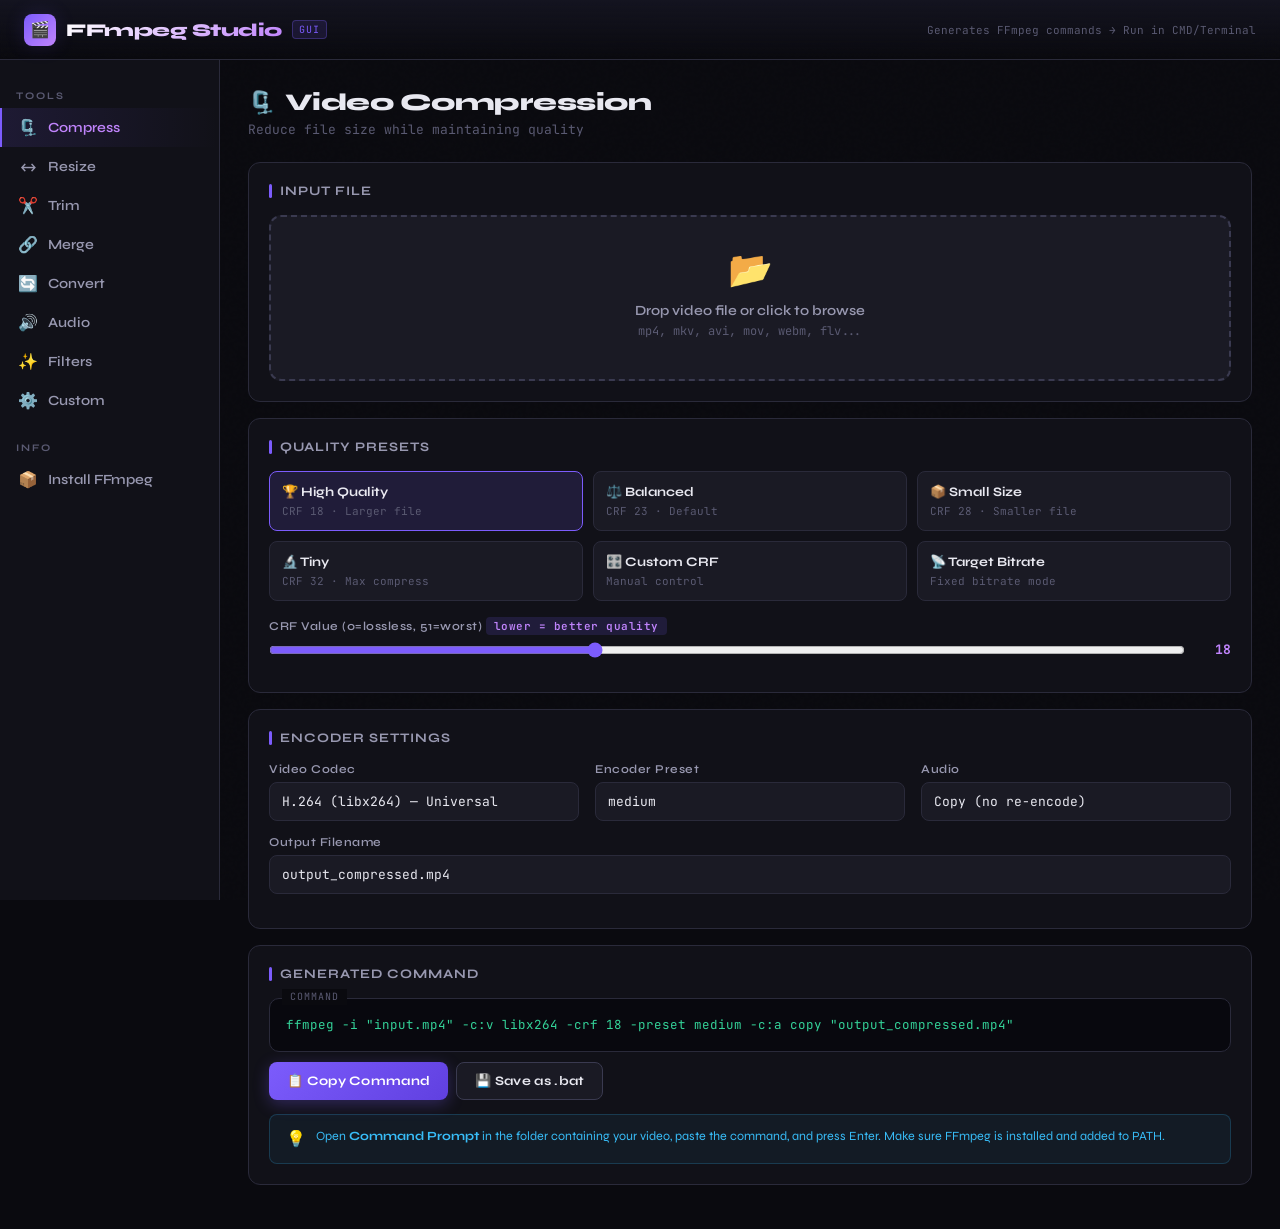
<file: ffmpeg.html>
<!DOCTYPE html>
<html lang="en">
<head>
<meta charset="UTF-8">
<meta name="viewport" content="width=device-width, initial-scale=1.0">
<title>FFmpeg Studio</title>
<style>
  @import url('https://fonts.googleapis.com/css2?family=JetBrains+Mono:wght@400;600;700&family=Syne:wght@400;600;700;800&display=swap');

  :root {
    --bg: #0a0a0f;
    --surface: #111118;
    --surface2: #1a1a24;
    --surface3: #222230;
    --border: #2a2a3a;
    --border2: #3a3a50;
    --accent: #7c5cfc;
    --accent2: #c084fc;
    --accent3: #38bdf8;
    --green: #34d399;
    --red: #f87171;
    --orange: #fb923c;
    --yellow: #fbbf24;
    --text: #e8e8f0;
    --text2: #9898b0;
    --text3: #5a5a72;
    --glow: rgba(124, 92, 252, 0.15);
    --glow2: rgba(124, 92, 252, 0.08);
  }

  * { margin: 0; padding: 0; box-sizing: border-box; }

  body {
    font-family: 'Syne', sans-serif;
    background: var(--bg);
    color: var(--text);
    min-height: 100vh;
    overflow-x: hidden;
  }

  /* Noise texture */
  body::before {
    content: '';
    position: fixed;
    inset: 0;
    background-image: url("data:image/svg+xml,%3Csvg viewBox='0 0 256 256' xmlns='http://www.w3.org/2000/svg'%3E%3Cfilter id='noise'%3E%3CfeTurbulence type='fractalNoise' baseFrequency='0.9' numOctaves='4' stitchTiles='stitch'/%3E%3C/filter%3E%3Crect width='100%25' height='100%25' filter='url(%23noise)' opacity='0.03'/%3E%3C/svg%3E");
    pointer-events: none;
    z-index: 0;
    opacity: 0.4;
  }

  /* Header */
  header {
    background: linear-gradient(180deg, #141420 0%, transparent 100%);
    border-bottom: 1px solid var(--border);
    padding: 0 24px;
    display: flex;
    align-items: center;
    gap: 16px;
    height: 60px;
    position: sticky;
    top: 0;
    z-index: 100;
    backdrop-filter: blur(12px);
  }

  .logo {
    display: flex;
    align-items: center;
    gap: 10px;
  }

  .logo-icon {
    width: 32px;
    height: 32px;
    background: linear-gradient(135deg, var(--accent), var(--accent2));
    border-radius: 8px;
    display: flex;
    align-items: center;
    justify-content: center;
    font-size: 16px;
    box-shadow: 0 0 20px var(--glow);
  }

  .logo-text {
    font-size: 18px;
    font-weight: 800;
    letter-spacing: -0.5px;
    background: linear-gradient(135deg, #fff 0%, var(--accent2) 100%);
    -webkit-background-clip: text;
    -webkit-text-fill-color: transparent;
  }

  .logo-badge {
    font-family: 'JetBrains Mono', monospace;
    font-size: 10px;
    color: var(--accent);
    background: rgba(124,92,252,0.12);
    border: 1px solid rgba(124,92,252,0.3);
    padding: 2px 6px;
    border-radius: 4px;
    letter-spacing: 1px;
  }

  .header-spacer { flex: 1; }

  .header-note {
    font-family: 'JetBrains Mono', monospace;
    font-size: 11px;
    color: var(--text3);
  }

  /* Layout */
  .layout {
    display: flex;
    min-height: calc(100vh - 60px);
  }

  /* Sidebar */
  .sidebar {
    width: 220px;
    background: var(--surface);
    border-right: 1px solid var(--border);
    padding: 16px 0;
    flex-shrink: 0;
    position: sticky;
    top: 60px;
    height: calc(100vh - 60px);
    overflow-y: auto;
  }

  .sidebar-section {
    padding: 6px 16px;
    font-size: 10px;
    font-weight: 700;
    letter-spacing: 2px;
    color: var(--text3);
    text-transform: uppercase;
    margin-top: 8px;
  }

  .nav-item {
    display: flex;
    align-items: center;
    gap: 10px;
    padding: 10px 16px;
    cursor: pointer;
    transition: all 0.15s;
    border-left: 2px solid transparent;
    font-size: 14px;
    font-weight: 600;
    color: var(--text2);
    user-select: none;
  }

  .nav-item:hover {
    background: var(--surface2);
    color: var(--text);
  }

  .nav-item.active {
    background: linear-gradient(90deg, rgba(124,92,252,0.12) 0%, transparent 100%);
    border-left-color: var(--accent);
    color: var(--accent2);
  }

  .nav-icon {
    font-size: 16px;
    width: 20px;
    text-align: center;
  }

  /* Main content */
  .main {
    flex: 1;
    padding: 28px;
    overflow-y: auto;
    position: relative;
    z-index: 1;
  }

  .tab-panel { display: none; }
  .tab-panel.active { display: block; }

  /* Section heading */
  .section-header {
    margin-bottom: 24px;
  }

  .section-title {
    font-size: 24px;
    font-weight: 800;
    letter-spacing: -0.5px;
    color: var(--text);
    display: flex;
    align-items: center;
    gap: 10px;
  }

  .section-title span {
    font-size: 22px;
  }

  .section-subtitle {
    font-size: 13px;
    color: var(--text3);
    margin-top: 4px;
    font-family: 'JetBrains Mono', monospace;
  }

  /* Cards */
  .card {
    background: var(--surface);
    border: 1px solid var(--border);
    border-radius: 12px;
    padding: 20px;
    margin-bottom: 16px;
    transition: border-color 0.2s;
  }

  .card:hover { border-color: var(--border2); }

  .card-title {
    font-size: 13px;
    font-weight: 700;
    letter-spacing: 1px;
    text-transform: uppercase;
    color: var(--text2);
    margin-bottom: 16px;
    display: flex;
    align-items: center;
    gap: 8px;
  }

  .card-title::before {
    content: '';
    width: 3px;
    height: 14px;
    background: var(--accent);
    border-radius: 2px;
    display: inline-block;
  }

  /* Grid */
  .grid-2 { display: grid; grid-template-columns: 1fr 1fr; gap: 16px; }
  .grid-3 { display: grid; grid-template-columns: 1fr 1fr 1fr; gap: 16px; }
  .grid-4 { display: grid; grid-template-columns: 1fr 1fr 1fr 1fr; gap: 16px; }

  /* Form elements */
  label {
    display: block;
    font-size: 12px;
    font-weight: 600;
    color: var(--text2);
    margin-bottom: 6px;
    letter-spacing: 0.5px;
  }

  input[type="text"],
  input[type="number"],
  select,
  textarea {
    width: 100%;
    background: var(--surface2);
    border: 1px solid var(--border);
    border-radius: 8px;
    padding: 10px 12px;
    color: var(--text);
    font-family: 'JetBrains Mono', monospace;
    font-size: 13px;
    outline: none;
    transition: border-color 0.15s, box-shadow 0.15s;
    appearance: none;
  }

  input:focus, select:focus, textarea:focus {
    border-color: var(--accent);
    box-shadow: 0 0 0 3px var(--glow2);
  }

  select option { background: var(--surface2); }

  input[type="range"] {
    width: 100%;
    accent-color: var(--accent);
    cursor: pointer;
  }

  .range-row {
    display: flex;
    align-items: center;
    gap: 10px;
  }

  .range-val {
    font-family: 'JetBrains Mono', monospace;
    font-size: 13px;
    color: var(--accent2);
    min-width: 36px;
    text-align: right;
    font-weight: 700;
  }

  /* File drop zone */
  .dropzone {
    border: 2px dashed var(--border2);
    border-radius: 12px;
    padding: 32px;
    text-align: center;
    cursor: pointer;
    transition: all 0.2s;
    background: var(--surface2);
    position: relative;
  }

  .dropzone:hover, .dropzone.dragover {
    border-color: var(--accent);
    background: rgba(124,92,252,0.06);
  }

  .dropzone input[type="file"] {
    position: absolute;
    inset: 0;
    opacity: 0;
    cursor: pointer;
    width: 100%;
    height: 100%;
    border: none;
    padding: 0;
  }

  .dropzone-icon { font-size: 36px; margin-bottom: 10px; }

  .dropzone-text {
    font-size: 14px;
    font-weight: 600;
    color: var(--text2);
  }

  .dropzone-hint {
    font-size: 12px;
    color: var(--text3);
    margin-top: 4px;
    font-family: 'JetBrains Mono', monospace;
  }

  .file-name {
    font-family: 'JetBrains Mono', monospace;
    font-size: 12px;
    color: var(--green);
    margin-top: 8px;
    word-break: break-all;
  }

  /* Buttons */
  .btn {
    display: inline-flex;
    align-items: center;
    gap: 8px;
    padding: 10px 18px;
    border-radius: 8px;
    font-family: 'Syne', sans-serif;
    font-size: 13px;
    font-weight: 700;
    cursor: pointer;
    border: none;
    transition: all 0.15s;
    letter-spacing: 0.3px;
    text-decoration: none;
  }

  .btn-primary {
    background: linear-gradient(135deg, var(--accent), #6040e0);
    color: #fff;
    box-shadow: 0 4px 16px rgba(124,92,252,0.3);
  }

  .btn-primary:hover {
    transform: translateY(-1px);
    box-shadow: 0 6px 24px rgba(124,92,252,0.45);
  }

  .btn-secondary {
    background: var(--surface2);
    border: 1px solid var(--border2);
    color: var(--text);
  }

  .btn-secondary:hover {
    background: var(--surface3);
    border-color: var(--accent);
    color: var(--accent2);
  }

  .btn-green {
    background: linear-gradient(135deg, #059669, #047857);
    color: #fff;
    box-shadow: 0 4px 12px rgba(52,211,153,0.2);
  }

  .btn-green:hover {
    transform: translateY(-1px);
    box-shadow: 0 6px 20px rgba(52,211,153,0.35);
  }

  .btn-danger {
    background: linear-gradient(135deg, #dc2626, #b91c1c);
    color: #fff;
  }

  .btn-sm {
    padding: 6px 12px;
    font-size: 12px;
  }

  .btn-block { width: 100%; justify-content: center; }

  /* Command output */
  .cmd-box {
    background: #08080e;
    border: 1px solid var(--border);
    border-radius: 10px;
    padding: 16px;
    font-family: 'JetBrains Mono', monospace;
    font-size: 12.5px;
    color: var(--green);
    line-height: 1.6;
    word-break: break-all;
    position: relative;
    min-height: 54px;
    white-space: pre-wrap;
  }

  .cmd-box .cmd-label {
    position: absolute;
    top: -10px;
    left: 12px;
    background: var(--bg);
    padding: 0 8px;
    font-size: 10px;
    color: var(--text3);
    letter-spacing: 1px;
    text-transform: uppercase;
  }

  .cmd-actions {
    display: flex;
    gap: 8px;
    margin-top: 10px;
    flex-wrap: wrap;
  }

  /* Merge file list */
  .merge-list {
    display: flex;
    flex-direction: column;
    gap: 8px;
    margin-top: 12px;
  }

  .merge-item {
    display: flex;
    align-items: center;
    gap: 10px;
    background: var(--surface2);
    border: 1px solid var(--border);
    border-radius: 8px;
    padding: 10px 12px;
    font-family: 'JetBrains Mono', monospace;
    font-size: 12px;
    color: var(--text2);
  }

  .merge-item-num {
    width: 24px;
    height: 24px;
    background: var(--accent);
    border-radius: 50%;
    display: flex;
    align-items: center;
    justify-content: center;
    font-size: 11px;
    font-weight: 700;
    color: #fff;
    flex-shrink: 0;
  }

  .merge-item-name { flex: 1; color: var(--text); overflow: hidden; text-overflow: ellipsis; white-space: nowrap; }
  .merge-item-remove { cursor: pointer; color: var(--red); font-size: 14px; }
  .merge-item-remove:hover { opacity: 0.7; }

  /* Tabs within panel */
  .inner-tabs {
    display: flex;
    gap: 4px;
    background: var(--surface2);
    border: 1px solid var(--border);
    border-radius: 10px;
    padding: 4px;
    margin-bottom: 20px;
    width: fit-content;
  }

  .inner-tab {
    padding: 7px 16px;
    border-radius: 7px;
    font-size: 13px;
    font-weight: 600;
    cursor: pointer;
    color: var(--text2);
    transition: all 0.15s;
    user-select: none;
  }

  .inner-tab.active {
    background: var(--accent);
    color: #fff;
    box-shadow: 0 2px 10px rgba(124,92,252,0.4);
  }

  .inner-tab:hover:not(.active) { color: var(--text); }

  /* Presets */
  .preset-grid {
    display: grid;
    grid-template-columns: repeat(3, 1fr);
    gap: 10px;
    margin-bottom: 16px;
  }

  .preset-btn {
    background: var(--surface2);
    border: 1px solid var(--border);
    border-radius: 8px;
    padding: 12px;
    cursor: pointer;
    transition: all 0.15s;
    text-align: left;
    font-family: 'Syne', sans-serif;
  }

  .preset-btn:hover {
    border-color: var(--accent);
    background: rgba(124,92,252,0.08);
  }

  .preset-btn.selected {
    border-color: var(--accent);
    background: rgba(124,92,252,0.14);
  }

  .preset-name {
    font-size: 13px;
    font-weight: 700;
    color: var(--text);
  }

  .preset-detail {
    font-size: 11px;
    color: var(--text3);
    font-family: 'JetBrains Mono', monospace;
    margin-top: 4px;
  }

  /* Info tag */
  .tag {
    display: inline-block;
    padding: 2px 8px;
    border-radius: 4px;
    font-family: 'JetBrains Mono', monospace;
    font-size: 11px;
    font-weight: 600;
  }

  .tag-accent { background: rgba(124,92,252,0.15); color: var(--accent2); }
  .tag-green { background: rgba(52,211,153,0.12); color: var(--green); border: 1px solid rgba(52,211,153,0.3); border-radius: 4px; padding: 2px 7px; font-size: 11px; font-weight: 700; letter-spacing: 0.5px; }
  .tag-green { background: rgba(52,211,153,0.12); color: var(--green); }
  .tag-orange { background: rgba(251,146,60,0.12); color: var(--orange); }

  /* Tips box */
  .tip-box {
    background: rgba(56,189,248,0.06);
    border: 1px solid rgba(56,189,248,0.2);
    border-radius: 8px;
    padding: 12px 16px;
    font-size: 12.5px;
    color: var(--accent3);
    margin-top: 14px;
    display: flex;
    gap: 10px;
    align-items: flex-start;
    line-height: 1.5;
  }

  .tip-icon { font-size: 16px; flex-shrink: 0; }

  /* Toast */
  #toast {
    position: fixed;
    bottom: 24px;
    right: 24px;
    background: var(--surface3);
    border: 1px solid var(--border2);
    border-radius: 10px;
    padding: 12px 18px;
    font-size: 13px;
    font-weight: 600;
    color: var(--text);
    box-shadow: 0 8px 32px rgba(0,0,0,0.4);
    z-index: 9999;
    opacity: 0;
    transform: translateY(12px);
    transition: all 0.25s;
    pointer-events: none;
    display: flex;
    align-items: center;
    gap: 10px;
  }

  #toast.show {
    opacity: 1;
    transform: translateY(0);
  }

  /* Divider */
  .divider {
    border: none;
    border-top: 1px solid var(--border);
    margin: 18px 0;
  }

  /* Form row */
  .form-row { margin-bottom: 14px; }

  /* Checkbox */
  .checkbox-row {
    display: flex;
    align-items: center;
    gap: 10px;
    cursor: pointer;
    user-select: none;
  }

  .checkbox-row input[type="checkbox"] {
    width: 16px;
    height: 16px;
    accent-color: var(--accent);
    cursor: pointer;
    flex-shrink: 0;
  }

  .checkbox-row input[type="checkbox"] { width: auto; }

  /* Progress bar */
  .progress-bar {
    height: 4px;
    background: var(--surface3);
    border-radius: 2px;
    overflow: hidden;
    margin-top: 8px;
  }

  .progress-fill {
    height: 100%;
    background: linear-gradient(90deg, var(--accent), var(--accent2));
    border-radius: 2px;
    width: 0%;
    transition: width 0.3s;
  }

  /* Time inputs */
  .time-inputs {
    display: flex;
    gap: 8px;
    align-items: center;
  }

  .time-sep {
    color: var(--text3);
    font-size: 18px;
    font-weight: 700;
  }

  /* Scrollbar */
  ::-webkit-scrollbar { width: 6px; }
  ::-webkit-scrollbar-track { background: transparent; }
  ::-webkit-scrollbar-thumb { background: var(--border2); border-radius: 3px; }
</style>
</head>
<body>

<header>
  <div class="logo">
    <div class="logo-icon">🎬</div>
    <span class="logo-text">FFmpeg Studio</span>
    <span class="logo-badge">GUI</span>
  </div>
  <div class="header-spacer"></div>
  <span class="header-note">Generates FFmpeg commands → Run in CMD/Terminal</span>
</header>

<div class="layout">
  <!-- Sidebar -->
  <aside class="sidebar">
    <div class="sidebar-section">Tools</div>
    <div class="nav-item active" onclick="switchTab('compress')">
      <span class="nav-icon">🗜️</span> Compress
    </div>
    <div class="nav-item" onclick="switchTab('resize')">
      <span class="nav-icon">↔️</span> Resize
    </div>
    <div class="nav-item" onclick="switchTab('trim')">
      <span class="nav-icon">✂️</span> Trim
    </div>
    <div class="nav-item" onclick="switchTab('merge')">
      <span class="nav-icon">🔗</span> Merge
    </div>
    <div class="nav-item" onclick="switchTab('convert')">
      <span class="nav-icon">🔄</span> Convert
    </div>
    <div class="nav-item" onclick="switchTab('audio')">
      <span class="nav-icon">🔊</span> Audio
    </div>
    <div class="nav-item" onclick="switchTab('filters')">
      <span class="nav-icon">✨</span> Filters
    </div>
    <div class="nav-item" onclick="switchTab('custom')">
      <span class="nav-icon">⚙️</span> Custom
    </div>
    <div class="sidebar-section" style="margin-top:16px;">Info</div>
    <div class="nav-item" onclick="switchTab('install')">
      <span class="nav-icon">📦</span> Install FFmpeg
    </div>
  </aside>

  <!-- Main -->
  <main class="main">

    <!-- COMPRESS -->
    <div id="tab-compress" class="tab-panel active">
      <div class="section-header">
        <div class="section-title"><span>🗜️</span> Video Compression</div>
        <div class="section-subtitle">Reduce file size while maintaining quality</div>
      </div>

      <div class="card">
        <div class="card-title">Input File</div>
        <div class="dropzone" id="dz-compress">
          <input type="file" accept="video/*" onchange="setFile('compress', this)">
          <div class="dropzone-icon">📂</div>
          <div class="dropzone-text">Drop video file or click to browse</div>
          <div class="dropzone-hint">mp4, mkv, avi, mov, webm, flv...</div>
          <div class="file-name" id="fn-compress"></div>
        </div>
      </div>

      <div class="card">
        <div class="card-title">Quality Presets</div>
        <div class="preset-grid" id="compress-presets">
          <div class="preset-btn selected" onclick="selectPreset('compress', this, {crf:18})" data-preset="high">
            <div class="preset-name">🏆 High Quality</div>
            <div class="preset-detail">CRF 18 · Larger file</div>
          </div>
          <div class="preset-btn" onclick="selectPreset('compress', this, {crf:23})" data-preset="balanced">
            <div class="preset-name">⚖️ Balanced</div>
            <div class="preset-detail">CRF 23 · Default</div>
          </div>
          <div class="preset-btn" onclick="selectPreset('compress', this, {crf:28})" data-preset="small">
            <div class="preset-name">📦 Small Size</div>
            <div class="preset-detail">CRF 28 · Smaller file</div>
          </div>
          <div class="preset-btn" onclick="selectPreset('compress', this, {crf:32})" data-preset="tiny">
            <div class="preset-name">🔬 Tiny</div>
            <div class="preset-detail">CRF 32 · Max compress</div>
          </div>
          <div class="preset-btn" onclick="selectPreset('compress', this, {crf:null})" data-preset="custom">
            <div class="preset-name">🎛️ Custom CRF</div>
            <div class="preset-detail">Manual control</div>
          </div>
          <div class="preset-btn" onclick="selectPreset('compress', this, {bitrate:true})" data-preset="bitrate">
            <div class="preset-name">📡 Target Bitrate</div>
            <div class="preset-detail">Fixed bitrate mode</div>
          </div>
        </div>

        <div id="compress-crf-row" class="form-row">
          <label>CRF Value (0=lossless, 51=worst) <span class="tag tag-accent">lower = better quality</span></label>
          <div class="range-row">
            <input type="range" min="0" max="51" value="18" id="compress-crf" oninput="updateRange('compress-crf-val', this.value); buildCompress()">
            <span class="range-val" id="compress-crf-val">18</span>
          </div>
        </div>

        <div id="compress-bitrate-row" class="form-row" style="display:none;">
          <label>Target Bitrate</label>
          <input type="text" id="compress-bitrate-val" value="2000k" placeholder="e.g. 2000k or 2M" oninput="buildCompress()">
        </div>
      </div>

      <div class="card">
        <div class="card-title">Encoder Settings</div>
        <div class="grid-3">
          <div class="form-row">
            <label>Video Codec</label>
            <select id="compress-vcodec" onchange="buildCompress()">
              <option value="libx264">H.264 (libx264) — Universal</option>
              <option value="libx265">H.265/HEVC (libx265) — Smaller</option>
              <option value="libvpx-vp9">VP9 — Open source</option>
              <option value="libaom-av1">AV1 — Best compress</option>
              <option value="copy">Copy (no re-encode)</option>
            </select>
          </div>
          <div class="form-row">
            <label>Encoder Preset</label>
            <select id="compress-preset" onchange="buildCompress()">
              <option value="ultrafast">ultrafast</option>
              <option value="superfast">superfast</option>
              <option value="veryfast">veryfast</option>
              <option value="faster">faster</option>
              <option value="fast">fast</option>
              <option value="medium" selected>medium</option>
              <option value="slow">slow</option>
              <option value="slower">slower</option>
              <option value="veryslow">veryslow</option>
            </select>
          </div>
          <div class="form-row">
            <label>Audio</label>
            <select id="compress-acodec" onchange="buildCompress()">
              <option value="copy">Copy (no re-encode)</option>
              <option value="aac">AAC</option>
              <option value="libmp3lame">MP3</option>
              <option value="libopus">Opus</option>
              <option value="none">Remove audio</option>
            </select>
          </div>
        </div>

        <div class="form-row">
          <label>Output Filename</label>
          <input type="text" id="compress-out" value="output_compressed.mp4" oninput="buildCompress()">
        </div>
      </div>

      <div class="card">
        <div class="card-title">Generated Command</div>
        <div class="cmd-box" id="compress-cmd"><span class="cmd-label">COMMAND</span>ffmpeg -i "input.mp4" -vcodec libx264 -crf 18 -preset medium -acodec copy "output_compressed.mp4"</div>
        <div class="cmd-actions">
          <button class="btn btn-primary" onclick="copyCmd('compress-cmd')">📋 Copy Command</button>
          <button class="btn btn-secondary" onclick="saveBat('compress-cmd', 'compress')">💾 Save as .bat</button>
        </div>
        <div class="tip-box">
          <span class="tip-icon">💡</span>
          <span>Open <strong>Command Prompt</strong> in the folder containing your video, paste the command, and press Enter. Make sure FFmpeg is installed and added to PATH.</span>
        </div>
      </div>
    </div>

    <!-- RESIZE -->
    <div id="tab-resize" class="tab-panel">
      <div class="section-header">
        <div class="section-title"><span>↔️</span> Resize / Scale</div>
        <div class="section-subtitle">Change video resolution, width, height, or aspect ratio</div>
      </div>

      <div class="card">
        <div class="card-title">Input File</div>
        <div class="dropzone">
          <input type="file" accept="video/*" onchange="setFile('resize', this)">
          <div class="dropzone-icon">📂</div>
          <div class="dropzone-text">Drop video file or click to browse</div>
          <div class="file-name" id="fn-resize"></div>
        </div>
      </div>

      <div class="card">
        <div class="card-title">Common Resolutions</div>
        <div class="preset-grid" id="resize-presets">
          <div class="preset-btn" onclick="setResolution(3840,2160,this)">
            <div class="preset-name">4K UHD</div>
            <div class="preset-detail">3840 × 2160</div>
          </div>
          <div class="preset-btn" onclick="setResolution(2560,1440,this)">
            <div class="preset-name">QHD / 2K</div>
            <div class="preset-detail">2560 × 1440</div>
          </div>
          <div class="preset-btn" onclick="setResolution(1920,1080,this)">
            <div class="preset-name">Full HD</div>
            <div class="preset-detail">1920 × 1080</div>
          </div>
          <div class="preset-btn" onclick="setResolution(1280,720,this)">
            <div class="preset-name">HD 720p</div>
            <div class="preset-detail">1280 × 720</div>
          </div>
          <div class="preset-btn" onclick="setResolution(854,480,this)">
            <div class="preset-name">SD 480p</div>
            <div class="preset-detail">854 × 480</div>
          </div>
          <div class="preset-btn selected" onclick="setResolution(null,null,this)">
            <div class="preset-name">🎛️ Custom</div>
            <div class="preset-detail">Enter manually</div>
          </div>
        </div>
      </div>

      <div class="card">
        <div class="card-title">Dimensions</div>
        <div class="grid-2">
          <div class="form-row">
            <label>Width (px) — use -1 to keep ratio</label>
            <input type="number" id="resize-w" value="1920" min="-1" oninput="buildResize()">
          </div>
          <div class="form-row">
            <label>Height (px) — use -1 to keep ratio</label>
            <input type="number" id="resize-h" value="1080" min="-1" oninput="buildResize()">
          </div>
        </div>
        <div class="form-row">
          <label class="checkbox-row">
            <input type="checkbox" id="resize-keepratio" checked onchange="buildResize()">
            Auto-maintain aspect ratio (set one dimension to -1)
          </label>
        </div>
        <div class="grid-2">
          <div class="form-row">
            <label>Video Quality (CRF)</label>
            <div class="range-row">
              <input type="range" min="0" max="51" value="23" id="resize-crf" oninput="updateRange('resize-crf-val', this.value); buildResize()">
              <span class="range-val" id="resize-crf-val">23</span>
            </div>
          </div>
          <div class="form-row">
            <label>Output Filename</label>
            <input type="text" id="resize-out" value="output_resized.mp4" oninput="buildResize()">
          </div>
        </div>
      </div>

      <div class="card">
        <div class="card-title">Generated Command</div>
        <div class="cmd-box" id="resize-cmd"><span class="cmd-label">COMMAND</span>ffmpeg -i "input.mp4" -vf "scale=1920:1080" -c:v libx264 -crf 23 "output_resized.mp4"</div>
        <div class="cmd-actions">
          <button class="btn btn-primary" onclick="copyCmd('resize-cmd')">📋 Copy Command</button>
          <button class="btn btn-secondary" onclick="saveBat('resize-cmd', 'resize')">💾 Save as .bat</button>
        </div>
      </div>
    </div>

    <!-- TRIM -->
    <div id="tab-trim" class="tab-panel">
      <div class="section-header">
        <div class="section-title"><span>✂️</span> Trim / Cut</div>
        <div class="section-subtitle">Cut a specific portion of the video</div>
      </div>

      <div class="card">
        <div class="card-title">Input File</div>
        <div class="dropzone">
          <input type="file" accept="video/*" onchange="setFile('trim', this)">
          <div class="dropzone-icon">📂</div>
          <div class="dropzone-text">Drop video file or click to browse</div>
          <div class="file-name" id="fn-trim"></div>
        </div>
      </div>

      <div class="card">
        <div class="card-title">Time Range</div>
        <div class="grid-2">
          <div class="form-row">
            <label>Start Time</label>
            <input type="text" id="trim-start" value="00:00:00" placeholder="HH:MM:SS or seconds" oninput="buildTrim()">
          </div>
          <div class="form-row">
            <label>End Time <span class="tag tag-orange">or use Duration below</span></label>
            <input type="text" id="trim-end" value="00:01:00" placeholder="HH:MM:SS or seconds" oninput="buildTrim()">
          </div>
        </div>
        <div class="form-row">
          <label>OR Duration (leave blank to use End Time)</label>
          <input type="text" id="trim-dur" placeholder="e.g. 30 (seconds) or 00:00:30" oninput="buildTrim()">
        </div>
        <hr class="divider">
        <div class="form-row">
          <label>Trim Mode</label>
          <div class="inner-tabs" style="width:100%">
            <div class="inner-tab active" id="trim-mode-fast" onclick="setTrimMode('fast')">⚡ Fast (no re-encode)</div>
            <div class="inner-tab" id="trim-mode-accurate" onclick="setTrimMode('accurate')">🎯 Accurate (re-encode)</div>
          </div>
        </div>
        <div class="tip-box">
          <span class="tip-icon">⚡</span>
          <span><strong>Fast mode</strong> is near-instant but may be off by a few frames. <strong>Accurate mode</strong> re-encodes the clip so start/end are frame-perfect but takes longer.</span>
        </div>
        <div class="form-row" style="margin-top:14px;">
          <label>Output Filename</label>
          <input type="text" id="trim-out" value="output_trimmed.mp4" oninput="buildTrim()">
        </div>
      </div>

      <div class="card">
        <div class="card-title">Generated Command</div>
        <div class="cmd-box" id="trim-cmd"><span class="cmd-label">COMMAND</span>ffmpeg -ss 00:00:00 -to 00:01:00 -i "input.mp4" -c copy "output_trimmed.mp4"</div>
        <div class="cmd-actions">
          <button class="btn btn-primary" onclick="copyCmd('trim-cmd')">📋 Copy Command</button>
          <button class="btn btn-secondary" onclick="saveBat('trim-cmd', 'trim')">💾 Save as .bat</button>
        </div>
      </div>
    </div>

    <!-- MERGE -->
    <div id="tab-merge" class="tab-panel">
      <div class="section-header">
        <div class="section-title"><span>🔗</span> Merge / Concatenate</div>
        <div class="section-subtitle">Join multiple videos into one</div>
      </div>

      <div class="card">
        <div class="card-title">Video Files <span class="tag tag-accent" style="margin-left:6px;">Add in order</span></div>
        <div class="dropzone" id="dz-merge">
          <input type="file" accept="video/*" multiple onchange="addMergeFiles(this)">
          <div class="dropzone-icon">📂</div>
          <div class="dropzone-text">Drop video files or click to browse</div>
          <div class="dropzone-hint">Select multiple files at once</div>
        </div>
        <div class="merge-list" id="merge-list"></div>
      </div>

      <div class="card">
        <div class="card-title">Merge Settings</div>
        <div class="grid-2">
          <div class="form-row">
            <label>Merge Method</label>
            <select id="merge-method" onchange="buildMerge()">
              <option value="concat-demuxer">Concat Demuxer (fast, same format)</option>
              <option value="concat-filter">Concat Filter (re-encode, any format)</option>
            </select>
          </div>
          <div class="form-row">
            <label>Output Filename</label>
            <input type="text" id="merge-out" value="output_merged.mp4" oninput="buildMerge()">
          </div>
        </div>
        <div class="tip-box">
          <span class="tip-icon">💡</span>
          <span><strong>Concat Demuxer</strong>: Best for same-codec videos (fastest, no quality loss). Uses a temporary filelist.txt. <strong>Concat Filter</strong>: Works with any videos but re-encodes everything.</span>
        </div>
      </div>

      <div class="card">
        <div class="card-title">Generated Commands</div>
        <div class="cmd-box" id="merge-cmd"><span class="cmd-label">COMMAND</span>Add at least 2 files above to generate merge command.</div>
        <div class="cmd-actions">
          <button class="btn btn-primary" onclick="copyCmd('merge-cmd')">📋 Copy Command</button>
          <button class="btn btn-secondary" onclick="saveBat('merge-cmd', 'merge')">💾 Save as .bat</button>
        </div>
      </div>
    </div>

    <!-- CONVERT -->
    <div id="tab-convert" class="tab-panel">
      <div class="section-header">
        <div class="section-title"><span>🔄</span> Format Convert</div>
        <div class="section-subtitle">Convert between video formats</div>
      </div>

      <div class="card">
        <div class="card-title">Input File</div>
        <div class="dropzone">
          <input type="file" accept="video/*" onchange="setFile('convert', this)">
          <div class="dropzone-icon">📂</div>
          <div class="dropzone-text">Drop video file or click to browse</div>
          <div class="file-name" id="fn-convert"></div>
        </div>
      </div>

      <div class="card">
        <div class="card-title">Output Format</div>
        <div class="preset-grid" id="convert-presets">
          <div class="preset-btn selected" onclick="selectConvertFmt('mp4', this)">
            <div class="preset-name">📹 MP4</div>
            <div class="preset-detail">H.264 + AAC · Universal</div>
          </div>
          <div class="preset-btn" onclick="selectConvertFmt('mkv', this)">
            <div class="preset-name">📦 MKV</div>
            <div class="preset-detail">Flexible container</div>
          </div>
          <div class="preset-btn" onclick="selectConvertFmt('webm', this)">
            <div class="preset-name">🌐 WebM</div>
            <div class="preset-detail">VP9 · Web-optimized</div>
          </div>
          <div class="preset-btn" onclick="selectConvertFmt('avi', this)">
            <div class="preset-name">📼 AVI</div>
            <div class="preset-detail">Legacy format</div>
          </div>
          <div class="preset-btn" onclick="selectConvertFmt('mov', this)">
            <div class="preset-name">🍎 MOV</div>
            <div class="preset-detail">Apple / QuickTime</div>
          </div>
          <div class="preset-btn" onclick="selectConvertFmt('gif', this)">
            <div class="preset-name">🎞️ GIF</div>
            <div class="preset-detail">Animated image</div>
          </div>
        </div>

        <div class="grid-3">
          <div class="form-row">
            <label>Video Codec</label>
            <select id="convert-vcodec" onchange="buildConvert()">
              <option value="libx264">libx264</option>
              <option value="libx265">libx265</option>
              <option value="libvpx-vp9">VP9</option>
              <option value="copy">copy</option>
            </select>
          </div>
          <div class="form-row">
            <label>Audio Codec</label>
            <select id="convert-acodec" onchange="buildConvert()">
              <option value="aac">AAC</option>
              <option value="libmp3lame">MP3</option>
              <option value="libopus">Opus</option>
              <option value="copy">copy</option>
              <option value="none">Remove</option>
            </select>
          </div>
          <div class="form-row">
            <label>Output Filename</label>
            <input type="text" id="convert-out" value="output.mp4" oninput="buildConvert()">
          </div>
        </div>
      </div>

      <div class="card">
        <div class="card-title">Generated Command</div>
        <div class="cmd-box" id="convert-cmd"><span class="cmd-label">COMMAND</span>ffmpeg -i "input.mp4" -c:v libx264 -c:a aac "output.mp4"</div>
        <div class="cmd-actions">
          <button class="btn btn-primary" onclick="copyCmd('convert-cmd')">📋 Copy Command</button>
          <button class="btn btn-secondary" onclick="saveBat('convert-cmd', 'convert')">💾 Save as .bat</button>
        </div>
      </div>
    </div>

    <!-- AUDIO -->
    <div id="tab-audio" class="tab-panel">
      <div class="section-header">
        <div class="section-title"><span>🔊</span> Audio Tools</div>
        <div class="section-subtitle">Extract, remove, replace, or adjust audio</div>
      </div>

      <div class="inner-tabs">
        <div class="inner-tab active" onclick="switchInner('audio', 'extract', this)">Extract Audio</div>
        <div class="inner-tab" onclick="switchInner('audio', 'remove', this)">Remove Audio</div>
        <div class="inner-tab" onclick="switchInner('audio', 'replace', this)">Replace Audio</div>
        <div class="inner-tab" onclick="switchInner('audio', 'volume', this)">Volume</div>
      </div>

      <div id="audio-extract" class="audio-panel">
        <div class="card">
          <div class="card-title">Extract Audio from Video</div>
          <div class="dropzone">
            <input type="file" accept="video/*" onchange="setFile('audio', this)">
            <div class="dropzone-icon">📂</div>
            <div class="dropzone-text">Drop video file</div>
            <div class="file-name" id="fn-audio"></div>
          </div>
          <div class="grid-2" style="margin-top:14px;">
            <div class="form-row">
              <label>Audio Format</label>
              <select id="audio-ext" onchange="buildAudio()">
                <option value="mp3">MP3</option>
                <option value="aac">AAC</option>
                <option value="wav">WAV (uncompressed)</option>
                <option value="flac">FLAC (lossless)</option>
                <option value="ogg">OGG</option>
              </select>
            </div>
            <div class="form-row">
              <label>Output Filename</label>
              <input type="text" id="audio-out" value="output_audio.mp3" oninput="buildAudio()">
            </div>
          </div>
          <div class="cmd-box" id="audio-cmd" style="margin-top:14px;"><span class="cmd-label">COMMAND</span>ffmpeg -i "input.mp4" -vn -acodec libmp3lame "output_audio.mp3"</div>
          <div class="cmd-actions">
            <button class="btn btn-primary" onclick="copyCmd('audio-cmd')">📋 Copy Command</button>
            <button class="btn btn-secondary" onclick="saveBat('audio-cmd', 'audio')">💾 Save as .bat</button>
          </div>
        </div>
      </div>

      <div id="audio-remove" class="audio-panel" style="display:none;">
        <div class="card">
          <div class="card-title">Remove Audio (Mute Video)</div>
          <div class="dropzone">
            <input type="file" accept="video/*" onchange="setFile('audio-rm', this)">
            <div class="dropzone-icon">📂</div>
            <div class="dropzone-text">Drop video file</div>
            <div class="file-name" id="fn-audio-rm"></div>
          </div>
          <div class="form-row" style="margin-top:14px;">
            <label>Output Filename</label>
            <input type="text" id="audio-rm-out" value="output_muted.mp4" oninput="buildAudioRm()">
          </div>
          <div class="cmd-box" id="audio-rm-cmd" style="margin-top:14px;"><span class="cmd-label">COMMAND</span>ffmpeg -i "input.mp4" -an -c:v copy "output_muted.mp4"</div>
          <div class="cmd-actions">
            <button class="btn btn-primary" onclick="copyCmd('audio-rm-cmd')">📋 Copy Command</button>
          </div>
        </div>
      </div>

      <div id="audio-replace" class="audio-panel" style="display:none;">
        <div class="card">
          <div class="card-title">Replace Audio in Video</div>
          <div class="grid-2">
            <div>
              <label style="margin-bottom:8px;display:block;">Video File</label>
              <div class="dropzone">
                <input type="file" accept="video/*" onchange="setFile('audio-rep-v', this)">
                <div class="dropzone-icon">🎬</div>
                <div class="dropzone-text">Video file</div>
                <div class="file-name" id="fn-audio-rep-v"></div>
              </div>
            </div>
            <div>
              <label style="margin-bottom:8px;display:block;">New Audio File</label>
              <div class="dropzone">
                <input type="file" accept="audio/*" onchange="setFile('audio-rep-a', this)">
                <div class="dropzone-icon">🎵</div>
                <div class="dropzone-text">Audio file</div>
                <div class="file-name" id="fn-audio-rep-a"></div>
              </div>
            </div>
          </div>
          <div class="form-row" style="margin-top:14px;">
            <label>Output Filename</label>
            <input type="text" id="audio-rep-out" value="output_replaced.mp4" oninput="buildAudioRep()">
          </div>
          <div class="cmd-box" id="audio-rep-cmd" style="margin-top:14px;"><span class="cmd-label">COMMAND</span>ffmpeg -i "input_video.mp4" -i "new_audio.mp3" -c:v copy -map 0:v:0 -map 1:a:0 -shortest "output_replaced.mp4"</div>
          <div class="cmd-actions">
            <button class="btn btn-primary" onclick="copyCmd('audio-rep-cmd')">📋 Copy Command</button>
          </div>
        </div>
      </div>

      <div id="audio-volume" class="audio-panel" style="display:none;">
        <div class="card">
          <div class="card-title">Adjust Volume</div>
          <div class="dropzone">
            <input type="file" accept="video/*,audio/*" onchange="setFile('audio-vol', this)">
            <div class="dropzone-icon">📂</div>
            <div class="dropzone-text">Drop video or audio file</div>
            <div class="file-name" id="fn-audio-vol"></div>
          </div>
          <div class="form-row" style="margin-top:14px;">
            <label>Volume Level (1.0 = original, 2.0 = double, 0.5 = half)</label>
            <div class="range-row">
              <input type="range" min="0.1" max="4" step="0.1" value="1.5" id="audio-vol-range" oninput="updateRange('audio-vol-val', this.value); buildAudioVol()">
              <span class="range-val" id="audio-vol-val">1.5</span>
            </div>
          </div>
          <div class="form-row">
            <label>Output Filename</label>
            <input type="text" id="audio-vol-out" value="output_volume.mp4" oninput="buildAudioVol()">
          </div>
          <div class="cmd-box" id="audio-vol-cmd" style="margin-top:14px;"><span class="cmd-label">COMMAND</span>ffmpeg -i "input.mp4" -filter:a "volume=1.5" -c:v copy "output_volume.mp4"</div>
          <div class="cmd-actions">
            <button class="btn btn-primary" onclick="copyCmd('audio-vol-cmd')">📋 Copy Command</button>
          </div>
        </div>
      </div>
    </div>

    <!-- FILTERS -->
    <div id="tab-filters" class="tab-panel">
      <div class="section-header">
        <div class="section-title"><span>✨</span> Video Filters</div>
        <div class="section-subtitle">Speed, rotate, flip, brightness, and more</div>
      </div>

      <div class="card">
        <div class="card-title">Input File</div>
        <div class="dropzone">
          <input type="file" accept="video/*" onchange="setFile('filters', this)">
          <div class="dropzone-icon">📂</div>
          <div class="dropzone-text">Drop video file</div>
          <div class="file-name" id="fn-filters"></div>
        </div>
      </div>

      <div class="grid-2">
        <div class="card">
          <div class="card-title">Speed</div>
          <div class="form-row">
            <label>Playback Speed (0.5 = half speed, 2.0 = 2x)</label>
            <div class="range-row">
              <input type="range" min="0.25" max="4" step="0.25" value="1" id="filter-speed" oninput="updateRange('filter-speed-val', this.value); buildFilters()">
              <span class="range-val" id="filter-speed-val">1</span>
            </div>
          </div>
        </div>
        <div class="card">
          <div class="card-title">Rotation</div>
          <div class="form-row">
            <label>Rotate Video</label>
            <select id="filter-rotate" onchange="buildFilters()">
              <option value="none">No rotation</option>
              <option value="90">90° Clockwise</option>
              <option value="180">180°</option>
              <option value="270">270° Clockwise</option>
            </select>
          </div>
          <div class="form-row">
            <label class="checkbox-row">
              <input type="checkbox" id="filter-hflip" onchange="buildFilters()"> Flip Horizontal
            </label>
          </div>
          <div class="form-row">
            <label class="checkbox-row">
              <input type="checkbox" id="filter-vflip" onchange="buildFilters()"> Flip Vertical
            </label>
          </div>
        </div>
      </div>

      <div class="card">
        <div class="card-title">Color & Brightness</div>
        <div class="grid-3">
          <div class="form-row">
            <label>Brightness (-1 to 1)</label>
            <div class="range-row">
              <input type="range" min="-1" max="1" step="0.05" value="0" id="filter-brightness" oninput="updateRange('filter-brightness-val', this.value); buildFilters()">
              <span class="range-val" id="filter-brightness-val">0</span>
            </div>
          </div>
          <div class="form-row">
            <label>Contrast (-1000 to 1000)</label>
            <div class="range-row">
              <input type="range" min="-1000" max="1000" step="10" value="0" id="filter-contrast" oninput="updateRange('filter-contrast-val', this.value); buildFilters()">
              <span class="range-val" id="filter-contrast-val">0</span>
            </div>
          </div>
          <div class="form-row">
            <label>Saturation (0 to 3)</label>
            <div class="range-row">
              <input type="range" min="0" max="3" step="0.1" value="1" id="filter-saturation" oninput="updateRange('filter-saturation-val', this.value); buildFilters()">
              <span class="range-val" id="filter-saturation-val">1</span>
            </div>
          </div>
        </div>
      </div>

      <div class="card">
        <div class="card-title">FPS & Output</div>
        <div class="grid-3">
          <div class="form-row">
            <label>Frame Rate (fps, blank = keep)</label>
            <input type="number" id="filter-fps" placeholder="e.g. 30" oninput="buildFilters()">
          </div>
          <div class="form-row">
            <label>Output Quality (CRF)</label>
            <div class="range-row">
              <input type="range" min="0" max="51" value="23" id="filter-crf" oninput="updateRange('filter-crf-val', this.value); buildFilters()">
              <span class="range-val" id="filter-crf-val">23</span>
            </div>
          </div>
          <div class="form-row">
            <label>Output Filename</label>
            <input type="text" id="filter-out" value="output_filtered.mp4" oninput="buildFilters()">
          </div>
        </div>
      </div>

      <div class="card">
        <div class="card-title">Generated Command</div>
        <div class="cmd-box" id="filters-cmd"><span class="cmd-label">COMMAND</span>ffmpeg -i "input.mp4" -c:v libx264 -crf 23 -c:a copy "output_filtered.mp4"</div>
        <div class="cmd-actions">
          <button class="btn btn-primary" onclick="copyCmd('filters-cmd')">📋 Copy Command</button>
          <button class="btn btn-secondary" onclick="saveBat('filters-cmd', 'filters')">💾 Save as .bat</button>
        </div>
      </div>
    </div>

    <!-- CUSTOM -->
    <div id="tab-custom" class="tab-panel">
      <div class="section-header">
        <div class="section-title"><span>⚙️</span> Custom Command Builder</div>
        <div class="section-subtitle">Build any FFmpeg command with assistance</div>
      </div>

      <div class="card">
        <div class="card-title">Quick Templates</div>
        <div class="preset-grid">
          <div class="preset-btn" onclick="loadTemplate('screenshot')">
            <div class="preset-name">📸 Screenshot</div>
            <div class="preset-detail">Extract frame at time</div>
          </div>
          <div class="preset-btn" onclick="loadTemplate('gif')">
            <div class="preset-name">🎞️ Video → GIF</div>
            <div class="preset-detail">High quality GIF</div>
          </div>
          <div class="preset-btn" onclick="loadTemplate('stabilize')">
            <div class="preset-name">🎯 Stabilize</div>
            <div class="preset-detail">Video stabilization</div>
          </div>
          <div class="preset-btn" onclick="loadTemplate('watermark')">
            <div class="preset-name">🔒 Watermark</div>
            <div class="preset-detail">Add image overlay</div>
          </div>
          <div class="preset-btn" onclick="loadTemplate('deinterlace')">
            <div class="preset-name">📺 Deinterlace</div>
            <div class="preset-detail">Fix interlaced video</div>
          </div>
          <div class="preset-btn" onclick="loadTemplate('2pass')">
            <div class="preset-name">🎯 2-Pass Encode</div>
            <div class="preset-detail">Best quality bitrate</div>
          </div>
        </div>
      </div>

      <div class="card">
        <div class="card-title">Command Editor</div>
        <div class="form-row">
          <label>FFmpeg Command (editable)</label>
          <textarea id="custom-cmd-input" rows="5" style="font-family:'JetBrains Mono',monospace;line-height:1.6;resize:vertical;" oninput="syncCustom()">ffmpeg -i "input.mp4" -c:v libx264 -crf 23 -c:a copy "output.mp4"</textarea>
        </div>
        <div class="cmd-actions">
          <button class="btn btn-primary" onclick="copyCustom()">📋 Copy Command</button>
          <button class="btn btn-secondary" onclick="saveCustomBat()">💾 Save as .bat</button>
          <button class="btn btn-secondary btn-sm" onclick="clearCustom()">🗑️ Clear</button>
        </div>
        <div class="tip-box" style="margin-top:14px;">
          <span class="tip-icon">⚠️</span>
          <span>Always wrap file paths containing spaces in double quotes. The generated .bat file can be placed in the same folder as your video and double-clicked to run.</span>
        </div>
      </div>
    </div>

    <!-- INSTALL -->
    <div id="tab-install" class="tab-panel">
      <div class="section-header">
        <div class="section-title"><span>📦</span> Install FFmpeg</div>
        <div class="section-subtitle">Step-by-step setup guide for every platform</div>
      </div>

      <!-- OS Switcher -->
      <div class="inner-tabs" style="width:100%;display:flex;flex-wrap:wrap;">
        <div class="inner-tab active" onclick="switchOS('windows',this)">🪟 Windows</div>
        <div class="inner-tab" onclick="switchOS('macos',this)">🍎 macOS</div>
        <div class="inner-tab" onclick="switchOS('ubuntu',this)">🐧 Ubuntu / Debian</div>
        <div class="inner-tab" onclick="switchOS('fedora',this)">🎩 Fedora / RHEL</div>
        <div class="inner-tab" onclick="switchOS('arch',this)">🔵 Arch / Manjaro</div>
        <div class="inner-tab" onclick="switchOS('android',this)">🤖 Android (Termux)</div>
      </div>

      <!-- WINDOWS -->
      <div id="os-windows" class="os-panel">
        <div class="card">
          <div class="card-title">Method 1 — Winget <span class="tag tag-green" style="font-size:11px;margin-left:6px;">Recommended · Windows 10/11</span></div>
          <p style="font-size:13px;color:var(--text2);margin-bottom:12px;">Built-in Windows package manager. No extra tools needed.</p>
          <div class="cmd-box" style="color:var(--accent3);"><span class="cmd-label">POWERSHELL / CMD (Admin)</span>winget install Gyan.FFmpeg</div>
          <div class="cmd-actions">
            <button class="btn btn-primary" onclick="copyText('winget install Gyan.FFmpeg')">📋 Copy</button>
          </div>
          <div class="tip-box" style="margin-top:14px;">
            <span class="tip-icon">✅</span>
            <span>Run as <strong>Administrator</strong>. Winget automatically adds FFmpeg to your system PATH — no extra steps needed.</span>
          </div>
        </div>

        <div class="card">
          <div class="card-title">Method 2 — Chocolatey</div>
          <p style="font-size:13px;color:var(--text2);margin-bottom:12px;">First install Chocolatey from <strong style="color:var(--accent2);">chocolatey.org</strong>, then run:</p>
          <div class="cmd-box" style="color:var(--accent3);"><span class="cmd-label">ADMIN CMD</span>choco install ffmpeg-full</div>
          <div class="cmd-actions">
            <button class="btn btn-primary" onclick="copyText('choco install ffmpeg-full')">📋 Copy</button>
          </div>
          <div class="tip-box" style="margin-top:14px;">
            <span class="tip-icon">💡</span>
            <span>Use <code style="background:var(--surface3);padding:1px 5px;border-radius:3px;">ffmpeg-full</code> instead of <code style="background:var(--surface3);padding:1px 5px;border-radius:3px;">ffmpeg</code> to include all codecs (libx265, AV1, etc).</span>
          </div>
        </div>

        <div class="card">
          <div class="card-title">Method 3 — Scoop</div>
          <p style="font-size:13px;color:var(--text2);margin-bottom:12px;">Install Scoop from <strong style="color:var(--accent2);">scoop.sh</strong>, then:</p>
          <div class="cmd-box" style="color:var(--accent3);"><span class="cmd-label">POWERSHELL</span>scoop install ffmpeg</div>
          <div class="cmd-actions">
            <button class="btn btn-primary" onclick="copyText('scoop install ffmpeg')">📋 Copy</button>
          </div>
        </div>

        <div class="card">
          <div class="card-title">Method 4 — Manual Download</div>
          <ol style="padding-left:20px;line-height:2.2;font-size:14px;color:var(--text2);">
            <li>Go to <strong style="color:var(--accent2);">https://www.gyan.dev/ffmpeg/builds/</strong></li>
            <li>Download <code style="background:var(--surface2);padding:2px 6px;border-radius:4px;font-family:'JetBrains Mono',monospace;font-size:12px;">ffmpeg-release-full.7z</code></li>
            <li>Extract to <code style="background:var(--surface2);padding:2px 6px;border-radius:4px;font-family:'JetBrains Mono',monospace;font-size:12px;">C:\ffmpeg\</code></li>
            <li>Open <strong>System Properties → Advanced → Environment Variables</strong></li>
            <li>Under <em>System Variables</em>, find <code style="background:var(--surface2);padding:2px 6px;border-radius:4px;font-family:'JetBrains Mono',monospace;font-size:12px;">Path</code> → Edit → New</li>
            <li>Add <code style="background:var(--surface2);padding:2px 6px;border-radius:4px;font-family:'JetBrains Mono',monospace;font-size:12px;">C:\ffmpeg\bin</code> → OK → restart CMD</li>
          </ol>
        </div>

        <div class="card">
          <div class="card-title">Add to PATH manually (if needed)</div>
          <div class="cmd-box" style="color:var(--accent3);"><span class="cmd-label">POWERSHELL (Admin)</span>setx /M PATH "$env:PATH;C:\ffmpeg\bin"</div>
          <div class="cmd-actions">
            <button class="btn btn-primary" onclick="copyText('setx /M PATH &quot;$env:PATH;C:\\ffmpeg\\bin&quot;')">📋 Copy</button>
          </div>
        </div>
      </div>

      <!-- MACOS -->
      <div id="os-macos" class="os-panel" style="display:none;">
        <div class="card">
          <div class="card-title">Method 1 — Homebrew <span class="tag tag-green" style="font-size:11px;margin-left:6px;">Recommended</span></div>
          <p style="font-size:13px;color:var(--text2);margin-bottom:12px;">Install Homebrew from <strong style="color:var(--accent2);">brew.sh</strong> if you haven't already, then:</p>
          <div class="cmd-box" style="color:var(--accent3);"><span class="cmd-label">TERMINAL</span>brew install ffmpeg</div>
          <div class="cmd-actions">
            <button class="btn btn-primary" onclick="copyText('brew install ffmpeg')">📋 Copy</button>
          </div>
          <div class="tip-box" style="margin-top:14px;">
            <span class="tip-icon">✅</span>
            <span>Homebrew automatically adds FFmpeg to your PATH. Works on both Intel and Apple Silicon (M1/M2/M3) Macs.</span>
          </div>
        </div>

        <div class="card">
          <div class="card-title">Method 1b — Homebrew with all codecs</div>
          <p style="font-size:13px;color:var(--text2);margin-bottom:12px;">Includes non-free codecs like x265, AV1, FDK-AAC:</p>
          <div class="cmd-box" style="color:var(--accent3);"><span class="cmd-label">TERMINAL</span>brew install ffmpeg --with-chromaprint --with-fdk-aac --with-libass --with-librsvg --with-libsoxr --with-libssh --with-tesseract --with-libvidstab --with-x265 --with-xvid --with-zeromq --with-zimg</div>
          <div class="cmd-actions">
            <button class="btn btn-primary" onclick="copyText('brew install ffmpeg --with-chromaprint --with-fdk-aac --with-libass --with-librsvg --with-libsoxr --with-libssh --with-tesseract --with-libvidstab --with-x265 --with-xvid --with-zeromq --with-zimg')">📋 Copy</button>
          </div>
        </div>

        <div class="card">
          <div class="card-title">Method 2 — MacPorts</div>
          <div class="cmd-box" style="color:var(--accent3);"><span class="cmd-label">TERMINAL</span>sudo port install ffmpeg +nonfree</div>
          <div class="cmd-actions">
            <button class="btn btn-primary" onclick="copyText('sudo port install ffmpeg +nonfree')">📋 Copy</button>
          </div>
        </div>

        <div class="card">
          <div class="card-title">Method 3 — Manual Download</div>
          <ol style="padding-left:20px;line-height:2.2;font-size:14px;color:var(--text2);">
            <li>Go to <strong style="color:var(--accent2);">https://evermeet.cx/ffmpeg/</strong></li>
            <li>Download the latest static build for macOS</li>
            <li>Extract and move the binary: <code style="background:var(--surface2);padding:2px 6px;border-radius:4px;font-family:'JetBrains Mono',monospace;font-size:12px;">sudo mv ffmpeg /usr/local/bin/</code></li>
            <li>Allow it in <strong>System Settings → Privacy & Security</strong> if macOS blocks it</li>
          </ol>
          <div class="cmd-box" style="color:var(--accent3);margin-top:12px;"><span class="cmd-label">TERMINAL</span>sudo mv ~/Downloads/ffmpeg /usr/local/bin/ && sudo chmod +x /usr/local/bin/ffmpeg</div>
          <div class="cmd-actions">
            <button class="btn btn-primary" onclick="copyText('sudo mv ~/Downloads/ffmpeg /usr/local/bin/ && sudo chmod +x /usr/local/bin/ffmpeg')">📋 Copy</button>
          </div>
        </div>

        <div class="card">
          <div class="card-title">Apple Silicon note</div>
          <div class="tip-box">
            <span class="tip-icon">🍎</span>
            <span>On M1/M2/M3 Macs, Homebrew installs to <code style="background:var(--surface3);padding:1px 5px;border-radius:3px;">/opt/homebrew/bin/</code> instead of <code style="background:var(--surface3);padding:1px 5px;border-radius:3px;">/usr/local/bin/</code>. Make sure <code style="background:var(--surface3);padding:1px 5px;border-radius:3px;">/opt/homebrew/bin</code> is in your PATH by adding it to <code style="background:var(--surface3);padding:1px 5px;border-radius:3px;">~/.zshrc</code>.</span>
          </div>
          <div class="cmd-box" style="color:var(--accent3);margin-top:12px;"><span class="cmd-label">~/.zshrc</span>echo 'export PATH="/opt/homebrew/bin:$PATH"' >> ~/.zshrc && source ~/.zshrc</div>
          <div class="cmd-actions">
            <button class="btn btn-primary" onclick="copyText(`echo 'export PATH=\"/opt/homebrew/bin:$PATH\"' >> ~/.zshrc && source ~/.zshrc`)">📋 Copy</button>
          </div>
        </div>
      </div>

      <!-- UBUNTU / DEBIAN -->
      <div id="os-ubuntu" class="os-panel" style="display:none;">
        <div class="card">
          <div class="card-title">Method 1 — apt <span class="tag tag-green" style="font-size:11px;margin-left:6px;">Recommended</span></div>
          <p style="font-size:13px;color:var(--text2);margin-bottom:12px;">Works on Ubuntu 20.04+, Debian 10+, Linux Mint, Pop!_OS, and all derivatives.</p>
          <div class="cmd-box" style="color:var(--accent3);"><span class="cmd-label">TERMINAL</span>sudo apt update && sudo apt install ffmpeg -y</div>
          <div class="cmd-actions">
            <button class="btn btn-primary" onclick="copyText('sudo apt update && sudo apt install ffmpeg -y')">📋 Copy</button>
          </div>
          <div class="tip-box" style="margin-top:14px;">
            <span class="tip-icon">⚠️</span>
            <span>The default apt version may be outdated. Use the Snap or PPA method below for the latest build.</span>
          </div>
        </div>

        <div class="card">
          <div class="card-title">Method 2 — Snap (latest stable)</div>
          <div class="cmd-box" style="color:var(--accent3);"><span class="cmd-label">TERMINAL</span>sudo snap install ffmpeg</div>
          <div class="cmd-actions">
            <button class="btn btn-primary" onclick="copyText('sudo snap install ffmpeg')">📋 Copy</button>
          </div>
        </div>

        <div class="card">
          <div class="card-title">Method 3 — Static Build (latest, no install needed)</div>
          <p style="font-size:13px;color:var(--text2);margin-bottom:12px;">Downloads a self-contained binary — no package manager required.</p>
          <div class="cmd-box" style="color:var(--accent3);"><span class="cmd-label">TERMINAL</span>wget https://johnvansickle.com/ffmpeg/releases/ffmpeg-release-amd64-static.tar.xz && tar xf ffmpeg-release-amd64-static.tar.xz && sudo mv ffmpeg-*-amd64-static/ffmpeg /usr/local/bin/</div>
          <div class="cmd-actions">
            <button class="btn btn-primary" onclick="copyText('wget https://johnvansickle.com/ffmpeg/releases/ffmpeg-release-amd64-static.tar.xz && tar xf ffmpeg-release-amd64-static.tar.xz && sudo mv ffmpeg-*-amd64-static/ffmpeg /usr/local/bin/')">📋 Copy</button>
          </div>
        </div>

        <div class="card">
          <div class="card-title">Check installed codecs</div>
          <div class="cmd-box" style="color:var(--accent3);"><span class="cmd-label">TERMINAL</span>ffmpeg -codecs 2>/dev/null | grep -E "DEV|DEA"</div>
          <div class="cmd-actions">
            <button class="btn btn-primary" onclick="copyText('ffmpeg -codecs 2>/dev/null | grep -E \"DEV|DEA\"')">📋 Copy</button>
          </div>
        </div>
      </div>

      <!-- FEDORA / RHEL -->
      <div id="os-fedora" class="os-panel" style="display:none;">
        <div class="card">
          <div class="card-title">Method 1 — RPM Fusion <span class="tag tag-green" style="font-size:11px;margin-left:6px;">Recommended</span></div>
          <p style="font-size:13px;color:var(--text2);margin-bottom:12px;">FFmpeg is not in the official Fedora repos due to codec licensing. Enable RPM Fusion first:</p>
          <div class="cmd-box" style="color:var(--accent3);"><span class="cmd-label">TERMINAL (Step 1 — Enable RPM Fusion)</span>sudo dnf install https://mirrors.rpmfusion.org/free/fedora/rpmfusion-free-release-$(rpm -E %fedora).noarch.rpm https://mirrors.rpmfusion.org/nonfree/fedora/rpmfusion-nonfree-release-$(rpm -E %fedora).noarch.rpm -y</div>
          <div class="cmd-actions">
            <button class="btn btn-primary" onclick="copyText('sudo dnf install https://mirrors.rpmfusion.org/free/fedora/rpmfusion-free-release-$(rpm -E %fedora).noarch.rpm https://mirrors.rpmfusion.org/nonfree/fedora/rpmfusion-nonfree-release-$(rpm -E %fedora).noarch.rpm -y')">📋 Copy</button>
          </div>
          <div class="cmd-box" style="color:var(--accent3);margin-top:10px;"><span class="cmd-label">TERMINAL (Step 2 — Install FFmpeg)</span>sudo dnf install ffmpeg ffmpeg-devel -y</div>
          <div class="cmd-actions" style="margin-top:8px;">
            <button class="btn btn-primary" onclick="copyText('sudo dnf install ffmpeg ffmpeg-devel -y')">📋 Copy</button>
          </div>
        </div>

        <div class="card">
          <div class="card-title">Method 2 — RHEL / AlmaLinux / Rocky Linux</div>
          <div class="cmd-box" style="color:var(--accent3);"><span class="cmd-label">TERMINAL</span>sudo dnf install epel-release -y && sudo dnf install --enablerepo=epel ffmpeg -y</div>
          <div class="cmd-actions">
            <button class="btn btn-primary" onclick="copyText('sudo dnf install epel-release -y && sudo dnf install --enablerepo=epel ffmpeg -y')">📋 Copy</button>
          </div>
          <div class="tip-box" style="margin-top:14px;">
            <span class="tip-icon">💡</span>
            <span>On RHEL 9+, also enable CRB: <code style="background:var(--surface3);padding:1px 5px;border-radius:3px;">sudo crb enable</code> before installing EPEL packages.</span>
          </div>
        </div>

        <div class="card">
          <div class="card-title">Method 3 — Flatpak (app-level, not system-wide)</div>
          <div class="cmd-box" style="color:var(--accent3);"><span class="cmd-label">TERMINAL</span>flatpak install flathub org.freedesktop.Platform.ffmpeg-full</div>
          <div class="cmd-actions">
            <button class="btn btn-primary" onclick="copyText('flatpak install flathub org.freedesktop.Platform.ffmpeg-full')">📋 Copy</button>
          </div>
        </div>
      </div>

      <!-- ARCH / MANJARO -->
      <div id="os-arch" class="os-panel" style="display:none;">
        <div class="card">
          <div class="card-title">Method 1 — pacman <span class="tag tag-green" style="font-size:11px;margin-left:6px;">Recommended</span></div>
          <p style="font-size:13px;color:var(--text2);margin-bottom:12px;">FFmpeg is in the official Arch repos — always up to date.</p>
          <div class="cmd-box" style="color:var(--accent3);"><span class="cmd-label">TERMINAL</span>sudo pacman -S ffmpeg</div>
          <div class="cmd-actions">
            <button class="btn btn-primary" onclick="copyText('sudo pacman -S ffmpeg')">📋 Copy</button>
          </div>
        </div>

        <div class="card">
          <div class="card-title">Method 2 — ffmpeg-full (AUR, all codecs)</div>
          <p style="font-size:13px;color:var(--text2);margin-bottom:12px;">Includes every optional codec: FDK-AAC, MPEG-1/2, libx265, etc. Install with your AUR helper:</p>
          <div class="cmd-box" style="color:var(--accent3);"><span class="cmd-label">TERMINAL (yay)</span>yay -S ffmpeg-full</div>
          <div class="cmd-actions">
            <button class="btn btn-primary" onclick="copyText('yay -S ffmpeg-full')">📋 Copy</button>
          </div>
          <div class="cmd-box" style="color:var(--accent3);margin-top:10px;"><span class="cmd-label">TERMINAL (paru)</span>paru -S ffmpeg-full</div>
          <div class="cmd-actions" style="margin-top:8px;">
            <button class="btn btn-primary" onclick="copyText('paru -S ffmpeg-full')">📋 Copy</button>
          </div>
        </div>

        <div class="card">
          <div class="card-title">Manjaro</div>
          <div class="cmd-box" style="color:var(--accent3);"><span class="cmd-label">TERMINAL</span>sudo pacman -Syu ffmpeg</div>
          <div class="cmd-actions">
            <button class="btn btn-primary" onclick="copyText('sudo pacman -Syu ffmpeg')">📋 Copy</button>
          </div>
          <div class="tip-box" style="margin-top:14px;">
            <span class="tip-icon">💡</span>
            <span>Manjaro packages may lag behind Arch by a few days. Use <code style="background:var(--surface3);padding:1px 5px;border-radius:3px;">-Syu</code> to update all packages at once.</span>
          </div>
        </div>
      </div>

      <!-- ANDROID (Termux) -->
      <div id="os-android" class="os-panel" style="display:none;">
        <div class="card">
          <div class="card-title">Prerequisites — Install Termux</div>
          <div class="tip-box">
            <span class="tip-icon">⚠️</span>
            <span>Do <strong>not</strong> use the Play Store version of Termux — it is outdated. Install from <strong style="color:var(--accent2);">F-Droid</strong> at <strong style="color:var(--accent2);">f-droid.org</strong> or GitHub Releases.</span>
          </div>
        </div>

        <div class="card">
          <div class="card-title">Install FFmpeg in Termux <span class="tag tag-green" style="font-size:11px;margin-left:6px;">Recommended</span></div>
          <div class="cmd-box" style="color:var(--accent3);"><span class="cmd-label">TERMUX</span>pkg update && pkg install ffmpeg</div>
          <div class="cmd-actions">
            <button class="btn btn-primary" onclick="copyText('pkg update && pkg install ffmpeg')">📋 Copy</button>
          </div>
          <div class="tip-box" style="margin-top:14px;">
            <span class="tip-icon">✅</span>
            <span>Termux's FFmpeg build includes most common codecs. It runs natively — no root required.</span>
          </div>
        </div>

        <div class="card">
          <div class="card-title">Grant Storage Access</div>
          <p style="font-size:13px;color:var(--text2);margin-bottom:12px;">To access your phone's videos and downloads folder:</p>
          <div class="cmd-box" style="color:var(--accent3);"><span class="cmd-label">TERMUX</span>termux-setup-storage</div>
          <div class="cmd-actions">
            <button class="btn btn-primary" onclick="copyText('termux-setup-storage')">📋 Copy</button>
          </div>
          <div class="tip-box" style="margin-top:14px;">
            <span class="tip-icon">💡</span>
            <span>After running, your storage is accessible at <code style="background:var(--surface3);padding:1px 5px;border-radius:3px;">~/storage/</code>. For example, videos in <code style="background:var(--surface3);padding:1px 5px;border-radius:3px;">~/storage/dcim/</code> and downloads in <code style="background:var(--surface3);padding:1px 5px;border-radius:3px;">~/storage/downloads/</code>.</span>
          </div>
        </div>

        <div class="card">
          <div class="card-title">Example — Compress a video on Android</div>
          <div class="cmd-box" style="color:var(--accent3);"><span class="cmd-label">TERMUX</span>ffmpeg -i ~/storage/dcim/Camera/video.mp4 -c:v libx264 -crf 28 -preset fast ~/storage/downloads/output.mp4</div>
          <div class="cmd-actions">
            <button class="btn btn-primary" onclick="copyText('ffmpeg -i ~/storage/dcim/Camera/video.mp4 -c:v libx264 -crf 28 -preset fast ~/storage/downloads/output.mp4')">📋 Copy</button>
          </div>
        </div>

        <div class="card">
          <div class="card-title">Useful Termux packages</div>
          <div class="cmd-box" style="color:var(--accent3);"><span class="cmd-label">TERMUX</span>pkg install ffmpeg yt-dlp python</div>
          <div class="cmd-actions">
            <button class="btn btn-primary" onclick="copyText('pkg install ffmpeg yt-dlp python')">📋 Copy</button>
          </div>
          <div class="tip-box" style="margin-top:14px;">
            <span class="tip-icon">💡</span>
            <span><strong>yt-dlp</strong> is a popular download tool that uses FFmpeg for post-processing. Together they let you download and convert media directly on your phone.</span>
          </div>
        </div>
      </div>

      <!-- VERIFY (shown always at the bottom) -->
      <div class="card" style="margin-top:8px;border-color:var(--accent);background:rgba(124,92,252,0.04);">
        <div class="card-title">✅ Verify Installation (all platforms)</div>
        <div class="cmd-box" style="color:var(--accent3);"><span class="cmd-label">TERMINAL / CMD</span>ffmpeg -version</div>
        <div class="cmd-actions">
          <button class="btn btn-primary" onclick="copyText('ffmpeg -version')">📋 Copy</button>
          <button class="btn btn-secondary" onclick="copyText('ffmpeg -buildconf')">📋 Copy Build Config</button>
        </div>
        <div class="tip-box" style="margin-top:14px;">
          <span class="tip-icon">✅</span>
          <span>You should see the FFmpeg version, build date, and enabled libraries. If you get <em>"command not found"</em>, FFmpeg is not in your PATH — double-check the installation steps for your OS.</span>
        </div>
      </div>
    </div>

  </main>
</div>

<div id="toast">
  <span id="toast-icon">✅</span>
  <span id="toast-msg">Copied to clipboard!</span>
</div>

<script>
// ── State ─────────────────────────────────────────────────────────────────────
const state = {
  compress: { file: 'input.mp4', crf: 18, bitrate: false },
  resize: { file: 'input.mp4' },
  trim: { file: 'input.mp4', mode: 'fast' },
  merge: { files: [] },
  convert: { file: 'input.mp4', fmt: 'mp4' },
  audio: { file: 'input.mp4' },
  filters: { file: 'input.mp4' }
};

// ── Tab switching ─────────────────────────────────────────────────────────────
function switchTab(tab) {
  document.querySelectorAll('.tab-panel').forEach(p => p.classList.remove('active'));
  document.querySelectorAll('.nav-item').forEach(n => n.classList.remove('active'));
  document.getElementById('tab-' + tab).classList.add('active');
  event.currentTarget.classList.add('active');
}

function switchInner(panel, sub, el) {
  document.querySelectorAll('.' + panel + '-panel').forEach(p => p.style.display = 'none');
  document.getElementById(panel + '-' + sub).style.display = 'block';
  el.closest('.inner-tabs').querySelectorAll('.inner-tab').forEach(t => t.classList.remove('active'));
  el.classList.add('active');
}

// ── File handling ─────────────────────────────────────────────────────────────
function setFile(key, input) {
  if (!input.files[0]) return;
  const name = input.files[0].name;
  const el = document.getElementById('fn-' + key);
  if (el) el.textContent = '📄 ' + name;

  if (key === 'compress') { state.compress.file = name; buildCompress(); }
  else if (key === 'resize') { state.resize.file = name; buildResize(); }
  else if (key === 'trim') { state.trim.file = name; buildTrim(); }
  else if (key === 'convert') { state.convert.file = name; buildConvert(); }
  else if (key === 'audio') { state.audio.file = name; buildAudio(); }
  else if (key === 'audio-rm') { buildAudioRm(name); }
  else if (key === 'audio-rep-v') { buildAudioRep(); }
  else if (key === 'audio-rep-a') { buildAudioRep(); }
  else if (key === 'audio-vol') { buildAudioVol(); }
  else if (key === 'filters') { state.filters.file = name; buildFilters(); }
}

// ── Range update ──────────────────────────────────────────────────────────────
function updateRange(id, val) {
  document.getElementById(id).textContent = val;
}

// ── Preset selectors ──────────────────────────────────────────────────────────
function selectPreset(type, el, opts) {
  el.closest('.preset-grid').querySelectorAll('.preset-btn').forEach(b => b.classList.remove('selected'));
  el.classList.add('selected');
  if (type === 'compress') {
    state.compress.bitrate = !!opts.bitrate;
    document.getElementById('compress-crf-row').style.display = opts.bitrate ? 'none' : 'block';
    document.getElementById('compress-bitrate-row').style.display = opts.bitrate ? 'block' : 'none';
    if (opts.crf !== null && opts.crf !== undefined) {
      document.getElementById('compress-crf').value = opts.crf;
      document.getElementById('compress-crf-val').textContent = opts.crf;
    }
    buildCompress();
  }
}

function selectConvertFmt(fmt, el) {
  el.closest('.preset-grid').querySelectorAll('.preset-btn').forEach(b => b.classList.remove('selected'));
  el.classList.add('selected');
  state.convert.fmt = fmt;
  document.getElementById('convert-out').value = 'output.' + fmt;
  if (fmt === 'webm') {
    document.getElementById('convert-vcodec').value = 'libvpx-vp9';
    document.getElementById('convert-acodec').value = 'libopus';
  } else if (fmt === 'gif') {
    document.getElementById('convert-vcodec').value = 'copy';
    document.getElementById('convert-acodec').value = 'none';
  } else {
    document.getElementById('convert-vcodec').value = 'libx264';
    document.getElementById('convert-acodec').value = 'aac';
  }
  buildConvert();
}

function setResolution(w, h, el) {
  el.closest('.preset-grid').querySelectorAll('.preset-btn').forEach(b => b.classList.remove('selected'));
  el.classList.add('selected');
  if (w) { document.getElementById('resize-w').value = w; document.getElementById('resize-h').value = h; }
  buildResize();
}

// ── Command builders ──────────────────────────────────────────────────────────
function q(f) { return '"' + f + '"'; }
function setCmd(id, cmd) { document.getElementById(id).innerHTML = '<span class="cmd-label">COMMAND</span>' + escHtml(cmd); }
function escHtml(s) { return s.replace(/&/g,'&amp;').replace(/</g,'&lt;').replace(/>/g,'&gt;'); }

function buildCompress() {
  const f = state.compress.file;
  const codec = document.getElementById('compress-vcodec').value;
  const preset = document.getElementById('compress-preset').value;
  const acodec = document.getElementById('compress-acodec').value;
  const out = document.getElementById('compress-out').value;
  const crf = document.getElementById('compress-crf').value;
  const bv = document.getElementById('compress-bitrate-val').value;
  const useBitrate = state.compress.bitrate;

  let vpart = codec === 'copy' ? '-c:v copy' : `-c:v ${codec} ${useBitrate ? `-b:v ${bv}` : `-crf ${crf}`} -preset ${preset}`;
  let apart = acodec === 'none' ? '-an' : `-c:a ${acodec}`;
  setCmd('compress-cmd', `ffmpeg -i ${q(f)} ${vpart} ${apart} ${q(out)}`);
}

function buildResize() {
  const f = state.resize.file;
  const w = document.getElementById('resize-w').value;
  const h = document.getElementById('resize-h').value;
  const crf = document.getElementById('resize-crf').value;
  const out = document.getElementById('resize-out').value;
  setCmd('resize-cmd', `ffmpeg -i ${q(f)} -vf "scale=${w}:${h}" -c:v libx264 -crf ${crf} -c:a copy ${q(out)}`);
}

function buildTrim() {
  const f = state.trim.file;
  const s = document.getElementById('trim-start').value;
  const e = document.getElementById('trim-end').value;
  const d = document.getElementById('trim-dur').value.trim();
  const out = document.getElementById('trim-out').value;
  const fast = state.trim.mode === 'fast';

  let timeArgs = '';
  if (fast) {
    timeArgs = `-ss ${s} ${d ? `-t ${d}` : `-to ${e}`}`;
    setCmd('trim-cmd', `ffmpeg ${timeArgs} -i ${q(f)} -c copy ${q(out)}`);
  } else {
    setCmd('trim-cmd', `ffmpeg -i ${q(f)} -ss ${s} ${d ? `-t ${d}` : `-to ${e}`} -c:v libx264 -crf 23 -c:a aac ${q(out)}`);
  }
}

function setTrimMode(m) {
  state.trim.mode = m;
  document.getElementById('trim-mode-fast').classList.toggle('active', m === 'fast');
  document.getElementById('trim-mode-accurate').classList.toggle('active', m === 'accurate');
  buildTrim();
}

let mergeFiles = [];
function addMergeFiles(input) {
  for (const f of input.files) mergeFiles.push(f.name);
  renderMergeList();
  buildMerge();
}

function renderMergeList() {
  const list = document.getElementById('merge-list');
  list.innerHTML = '';
  mergeFiles.forEach((f, i) => {
    list.innerHTML += `<div class="merge-item">
      <div class="merge-item-num">${i+1}</div>
      <div class="merge-item-name">${escHtml(f)}</div>
      <span class="merge-item-remove" onclick="removeMergeFile(${i})">✕</span>
    </div>`;
  });
}

function removeMergeFile(i) {
  mergeFiles.splice(i, 1);
  renderMergeList();
  buildMerge();
}

function buildMerge() {
  const out = document.getElementById('merge-out').value;
  const method = document.getElementById('merge-method').value;
  if (mergeFiles.length < 2) {
    setCmd('merge-cmd', 'Add at least 2 files above to generate merge command.');
    return;
  }
  if (method === 'concat-demuxer') {
    const echoLines = mergeFiles.map((f, i) => `${i === 0 ? '(echo' : 'echo'} file '${f}'`).join(' & ');
    setCmd('merge-cmd', `${echoLines}) > filelist.txt & ffmpeg -f concat -safe 0 -i filelist.txt -c copy ${q(out)} & del filelist.txt`);
  } else {
    const inputs = mergeFiles.map(f => `-i ${q(f)}`).join(' ');
    const filter = mergeFiles.map((_,i)=>`[${i}:v:0][${i}:a:0]`).join('') + `concat=n=${mergeFiles.length}:v=1:a=1[outv][outa]`;
    setCmd('merge-cmd', `ffmpeg ${inputs} -filter_complex "${filter}" -map "[outv]" -map "[outa]" ${q(out)}`);
  }
}

function buildConvert() {
  const f = state.convert.file;
  const vc = document.getElementById('convert-vcodec').value;
  const ac = document.getElementById('convert-acodec').value;
  const out = document.getElementById('convert-out').value;
  const fmt = state.convert.fmt;

  let extra = '';
  if (fmt === 'gif') extra = ' -vf "fps=15,scale=480:-1:flags=lanczos,split[s0][s1];[s0]palettegen[p];[s1][p]paletteuse"';

  const apart = ac === 'none' ? '-an' : `-c:a ${ac}`;
  setCmd('convert-cmd', `ffmpeg -i ${q(f)} -c:v ${vc}${extra} ${apart} ${q(out)}`);
}

function buildAudio() {
  const f = state.audio.file;
  const ext = document.getElementById('audio-ext').value;
  const out = document.getElementById('audio-out').value;
  const codecs = { mp3: 'libmp3lame', aac: 'aac', wav: 'pcm_s16le', flac: 'flac', ogg: 'libvorbis' };
  document.getElementById('audio-out').value = out.replace(/\.[^.]+$/, '') + '.' + ext;
  setCmd('audio-cmd', `ffmpeg -i ${q(f)} -vn -c:a ${codecs[ext]} ${q(document.getElementById('audio-out').value)}`);
}

function buildAudioRm(name) {
  const fn = name || state.audio.file;
  const out = document.getElementById('audio-rm-out').value;
  setCmd('audio-rm-cmd', `ffmpeg -i ${q(fn)} -an -c:v copy ${q(out)}`);
}

function buildAudioRep() {
  const vn = document.getElementById('fn-audio-rep-v').textContent.replace('📄 ','') || 'input_video.mp4';
  const an = document.getElementById('fn-audio-rep-a').textContent.replace('📄 ','') || 'new_audio.mp3';
  const out = document.getElementById('audio-rep-out').value;
  setCmd('audio-rep-cmd', `ffmpeg -i ${q(vn)} -i ${q(an)} -c:v copy -map 0:v:0 -map 1:a:0 -shortest ${q(out)}`);
}

function buildAudioVol() {
  const fn = document.getElementById('fn-audio-vol').textContent.replace('📄 ','') || 'input.mp4';
  const vol = document.getElementById('audio-vol-range').value;
  const out = document.getElementById('audio-vol-out').value;
  setCmd('audio-vol-cmd', `ffmpeg -i ${q(fn)} -filter:a "volume=${vol}" -c:v copy ${q(out)}`);
}

function buildFilters() {
  const f = state.filters.file;
  const speed = parseFloat(document.getElementById('filter-speed').value);
  const rotate = document.getElementById('filter-rotate').value;
  const hflip = document.getElementById('filter-hflip').checked;
  const vflip = document.getElementById('filter-vflip').checked;
  const brightness = parseFloat(document.getElementById('filter-brightness').value);
  const contrast = parseFloat(document.getElementById('filter-contrast').value);
  const saturation = parseFloat(document.getElementById('filter-saturation').value);
  const fps = document.getElementById('filter-fps').value;
  const crf = document.getElementById('filter-crf').value;
  const out = document.getElementById('filter-out').value;

  let vfilters = [];
  let afilters = [];

  if (rotate !== 'none') {
    const rotMap = { '90': 'transpose=1', '180': 'transpose=1,transpose=1', '270': 'transpose=2' };
    vfilters.push(rotMap[rotate]);
  }
  if (hflip) vfilters.push('hflip');
  if (vflip) vfilters.push('vflip');
  if (fps) vfilters.push(`fps=${fps}`);
  if (speed !== 1) {
    vfilters.push(`setpts=${(1/speed).toFixed(4)}*PTS`);
    afilters.push(`atempo=${Math.min(2, Math.max(0.5, speed))}`);
  }
  if (brightness !== 0 || contrast !== 0 || saturation !== 1) {
    vfilters.push(`eq=brightness=${brightness}:contrast=${contrast}:saturation=${saturation}`);
  }

  let cmd = `ffmpeg -i ${q(f)}`;
  if (vfilters.length) cmd += ` -vf "${vfilters.join(',')}"`;
  if (afilters.length) cmd += ` -af "${afilters.join(',')}"`;
  cmd += ` -c:v libx264 -crf ${crf}`;
  if (!afilters.length) cmd += ' -c:a copy';
  cmd += ` ${q(out)}`;
  setCmd('filters-cmd', cmd);
}

// ── Custom templates ──────────────────────────────────────────────────────────
const templates = {
  screenshot: 'ffmpeg -i "input.mp4" -ss 00:00:05 -frames:v 1 "screenshot.png"',
  gif: 'ffmpeg -i "input.mp4" -ss 0 -t 5 -vf "fps=15,scale=480:-1:flags=lanczos,split[s0][s1];[s0]palettegen[p];[s1][p]paletteuse" "output.gif"',
  stabilize: 'ffmpeg -i "input.mp4" -vf vidstabdetect=shakiness=10:accuracy=15 -f null - && ffmpeg -i "input.mp4" -vf vidstabtransform=smoothing=30 -c:v libx264 -crf 23 "output_stable.mp4"',
  watermark: 'ffmpeg -i "input.mp4" -i "watermark.png" -filter_complex "overlay=W-w-10:H-h-10" -c:v libx264 -crf 23 -c:a copy "output_watermark.mp4"',
  deinterlace: 'ffmpeg -i "input.mp4" -vf "yadif=mode=1" -c:v libx264 -crf 23 -c:a copy "output_deinterlaced.mp4"',
  '2pass': 'ffmpeg -y -i "input.mp4" -c:v libx264 -b:v 2000k -pass 1 -an -f null NUL && ffmpeg -i "input.mp4" -c:v libx264 -b:v 2000k -pass 2 -c:a aac "output_2pass.mp4"'
};

function loadTemplate(name) {
  document.getElementById('custom-cmd-input').value = templates[name];
  document.querySelectorAll('#tab-custom .preset-btn').forEach(b => b.classList.remove('selected'));
  event.currentTarget.classList.add('selected');
}

function syncCustom() {}
function copyCustom() { copyText(document.getElementById('custom-cmd-input').value); }
function saveCustomBat() { downloadBat(document.getElementById('custom-cmd-input').value, 'custom_ffmpeg'); }
function clearCustom() { document.getElementById('custom-cmd-input').value = ''; }

// ── Clipboard & download ──────────────────────────────────────────────────────
async function copyText(text) {
  try {
    await navigator.clipboard.writeText(text);
    toast('✅', 'Copied to clipboard!');
  } catch {
    toast('⚠️', 'Please copy manually');
  }
}

function copyCmd(id) {
  const el = document.getElementById(id);
  copyText(el.textContent.replace('COMMAND', '').trim());
}

function saveBat(id, name) {
  const cmd = document.getElementById(id).textContent.replace('COMMAND', '').trim();
  downloadBat(cmd, name);
}

function downloadBat(cmd, name) {
  const content = `@echo off\necho Running FFmpeg...\n${cmd}\necho.\necho Done! Press any key to close.\npause`;
  const blob = new Blob([content], { type: 'text/plain' });
  const a = document.createElement('a');
  a.href = URL.createObjectURL(blob);
  a.download = `ffmpeg_${name}.bat`;
  a.click();
  toast('💾', 'Saved as ffmpeg_' + name + '.bat');
}

// ── Toast ─────────────────────────────────────────────────────────────────────
let toastTimer;
function toast(icon, msg) {
  const t = document.getElementById('toast');
  document.getElementById('toast-icon').textContent = icon;
  document.getElementById('toast-msg').textContent = msg;
  t.classList.add('show');
  clearTimeout(toastTimer);
  toastTimer = setTimeout(() => t.classList.remove('show'), 2500);
}

// ── Drag over ─────────────────────────────────────────────────────────────────
document.querySelectorAll('.dropzone').forEach(dz => {
  dz.addEventListener('dragover', e => { e.preventDefault(); dz.classList.add('dragover'); });
  dz.addEventListener('dragleave', () => dz.classList.remove('dragover'));
  dz.addEventListener('drop', () => dz.classList.remove('dragover'));
});

function switchOS(os, el) {
  document.querySelectorAll('.os-panel').forEach(p => p.style.display = 'none');
  document.getElementById('os-' + os).style.display = 'block';
  el.closest('.inner-tabs').querySelectorAll('.inner-tab').forEach(t => t.classList.remove('active'));
  el.classList.add('active');
}

// ── Init ──────────────────────────────────────────────────────────────────────
buildCompress();
buildResize();
buildTrim();
buildConvert();
buildFilters();
</script>
</body>
</html>
</file>
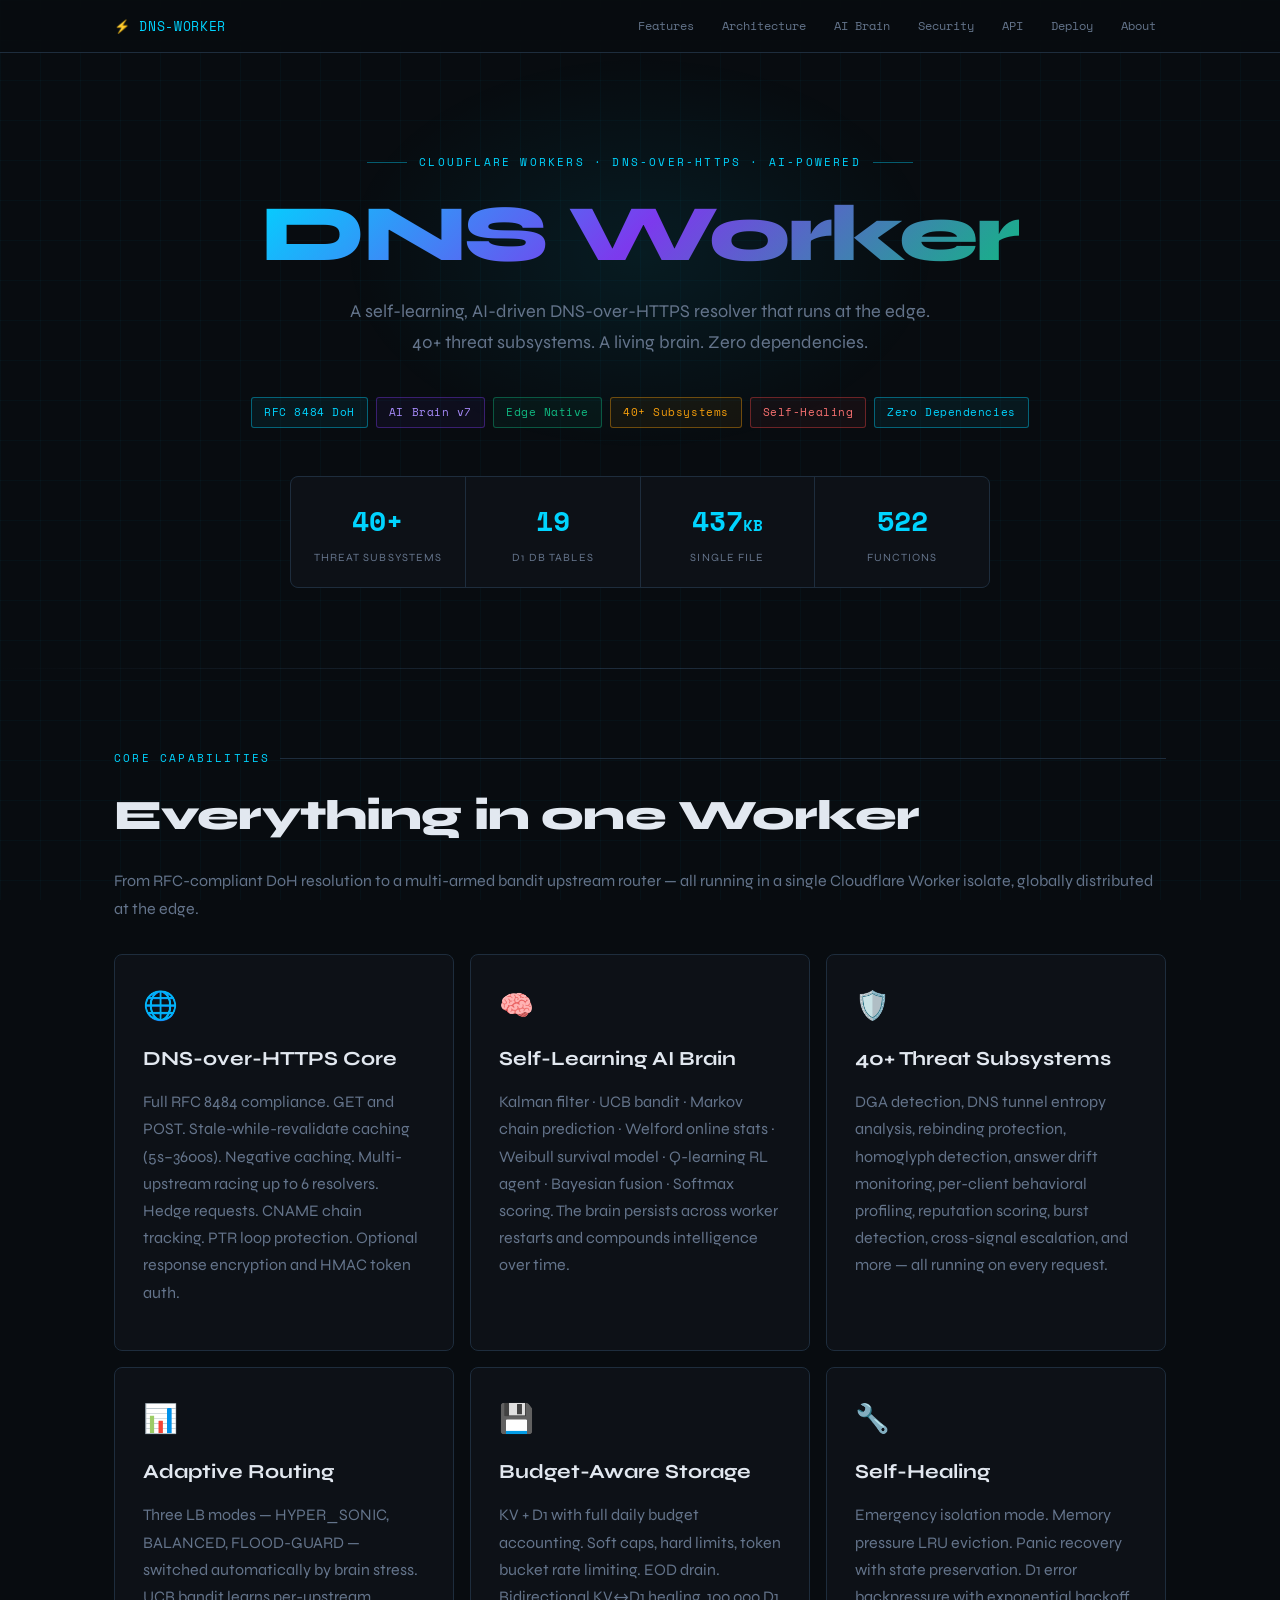
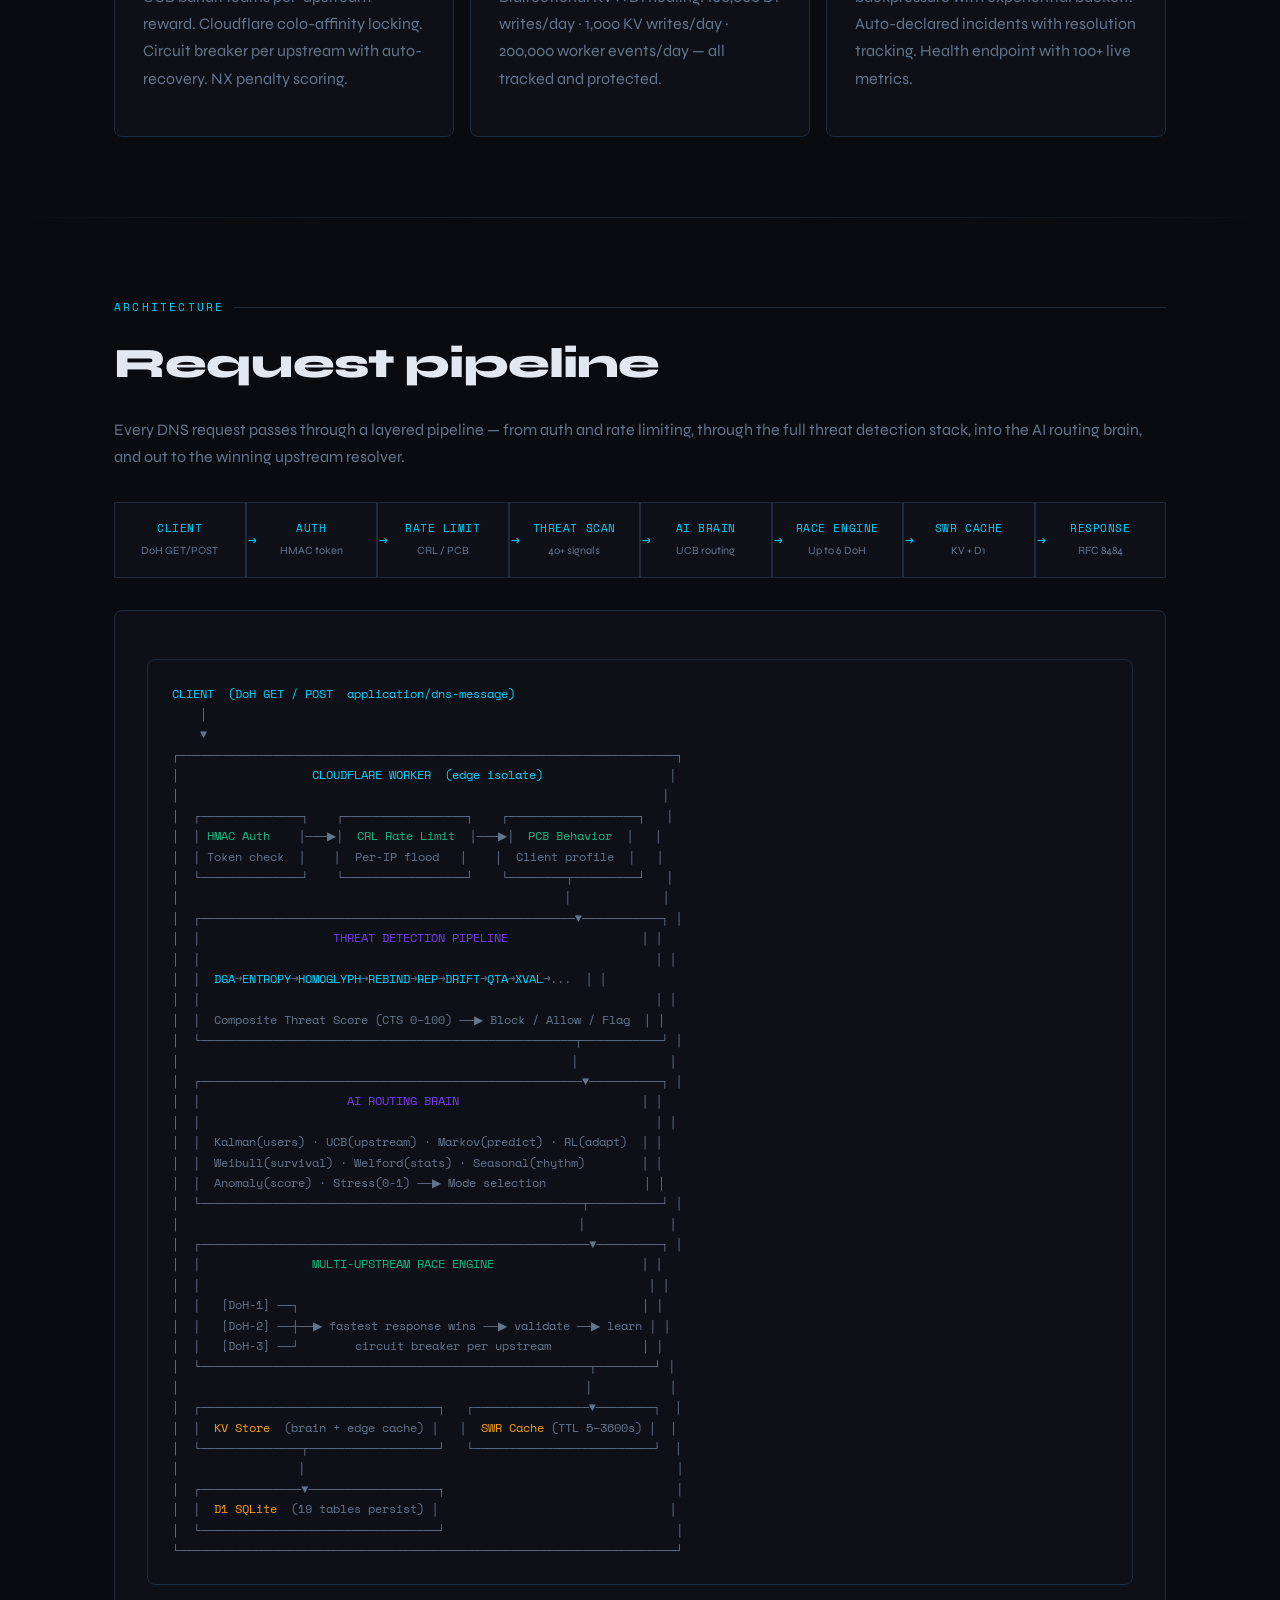
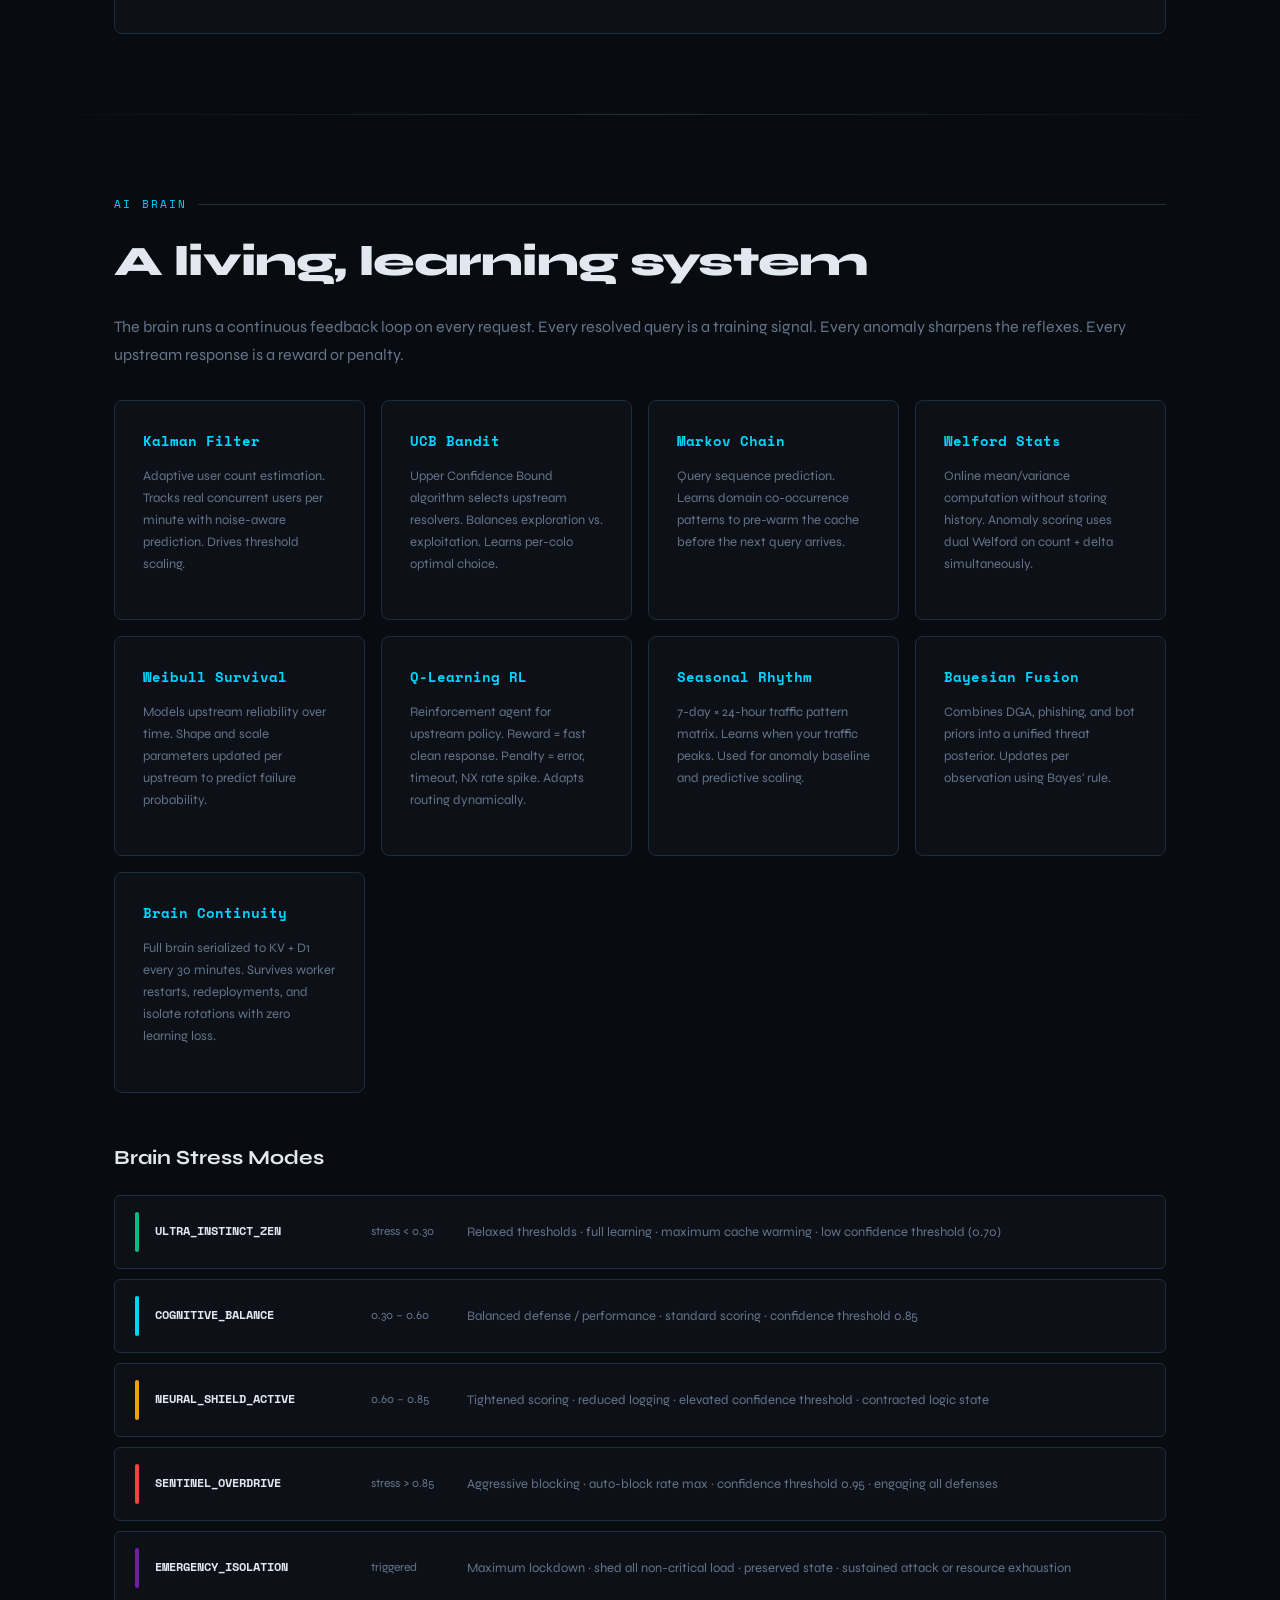
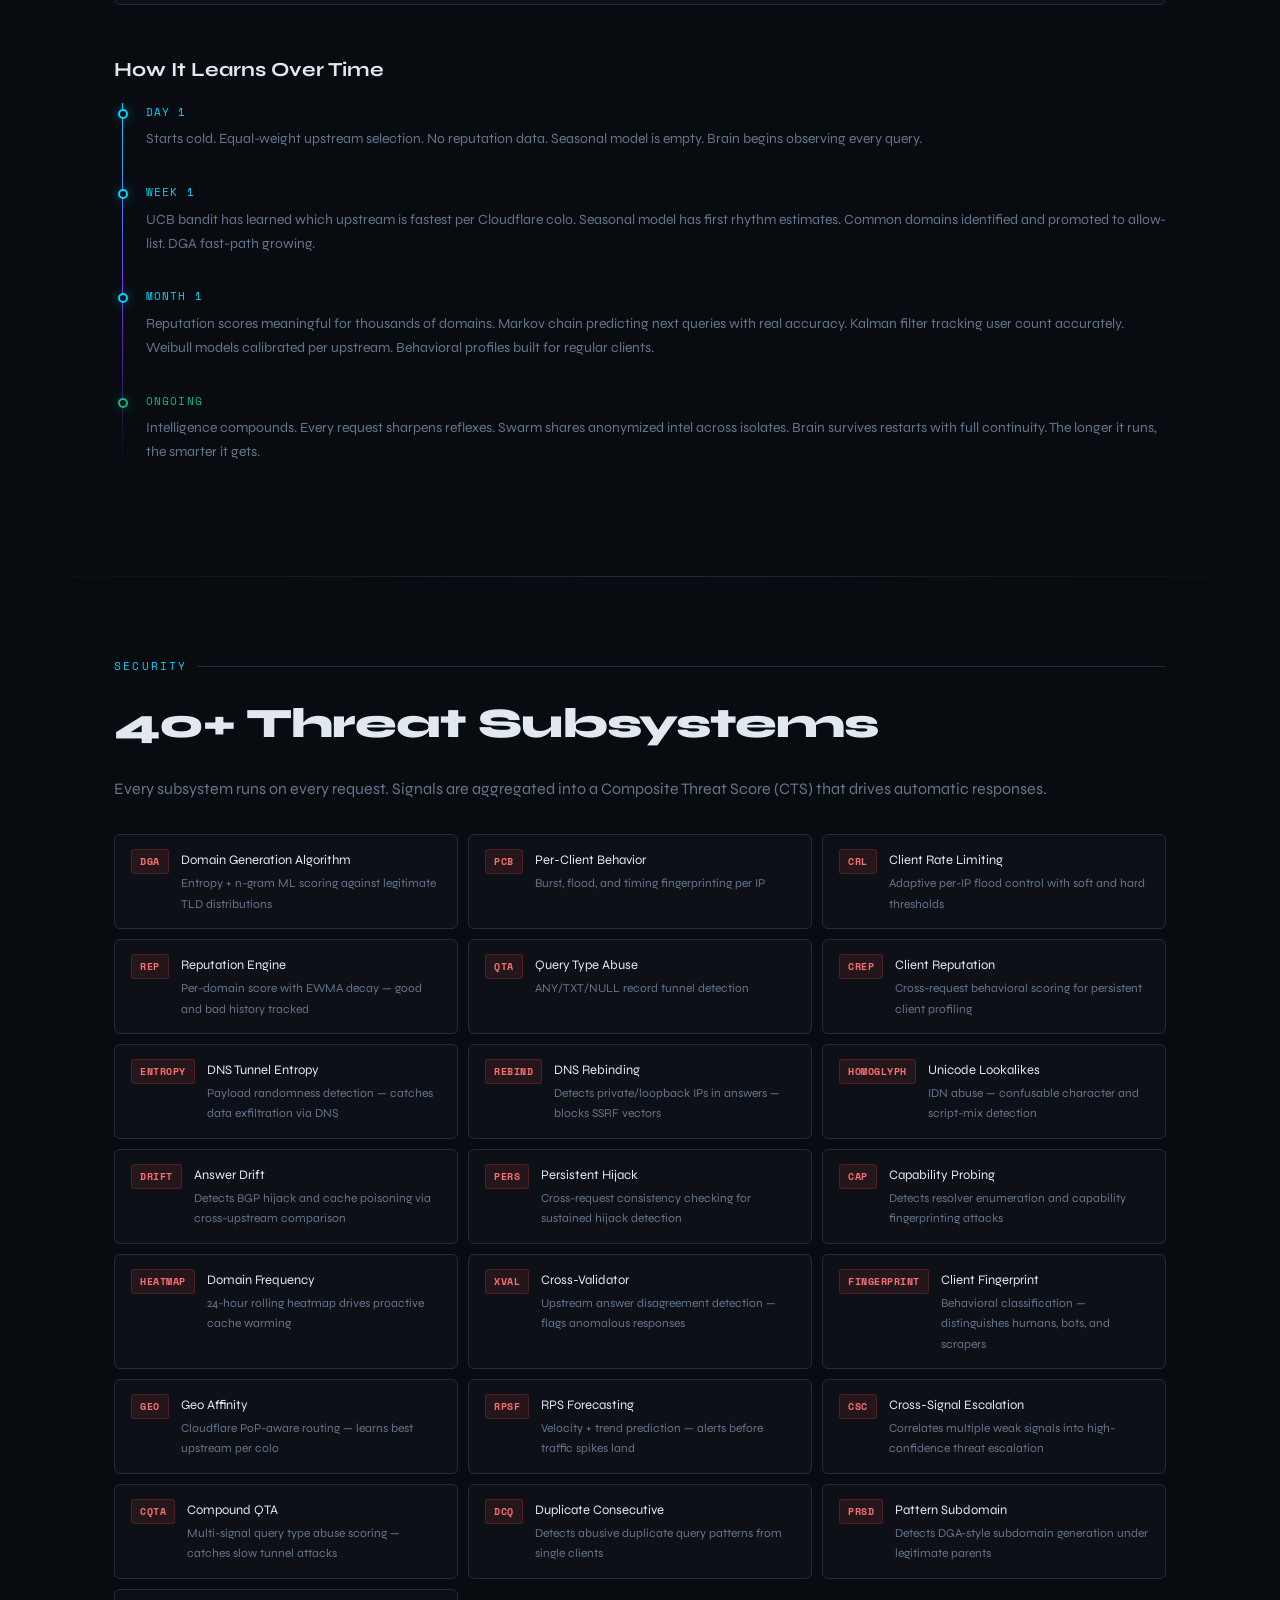
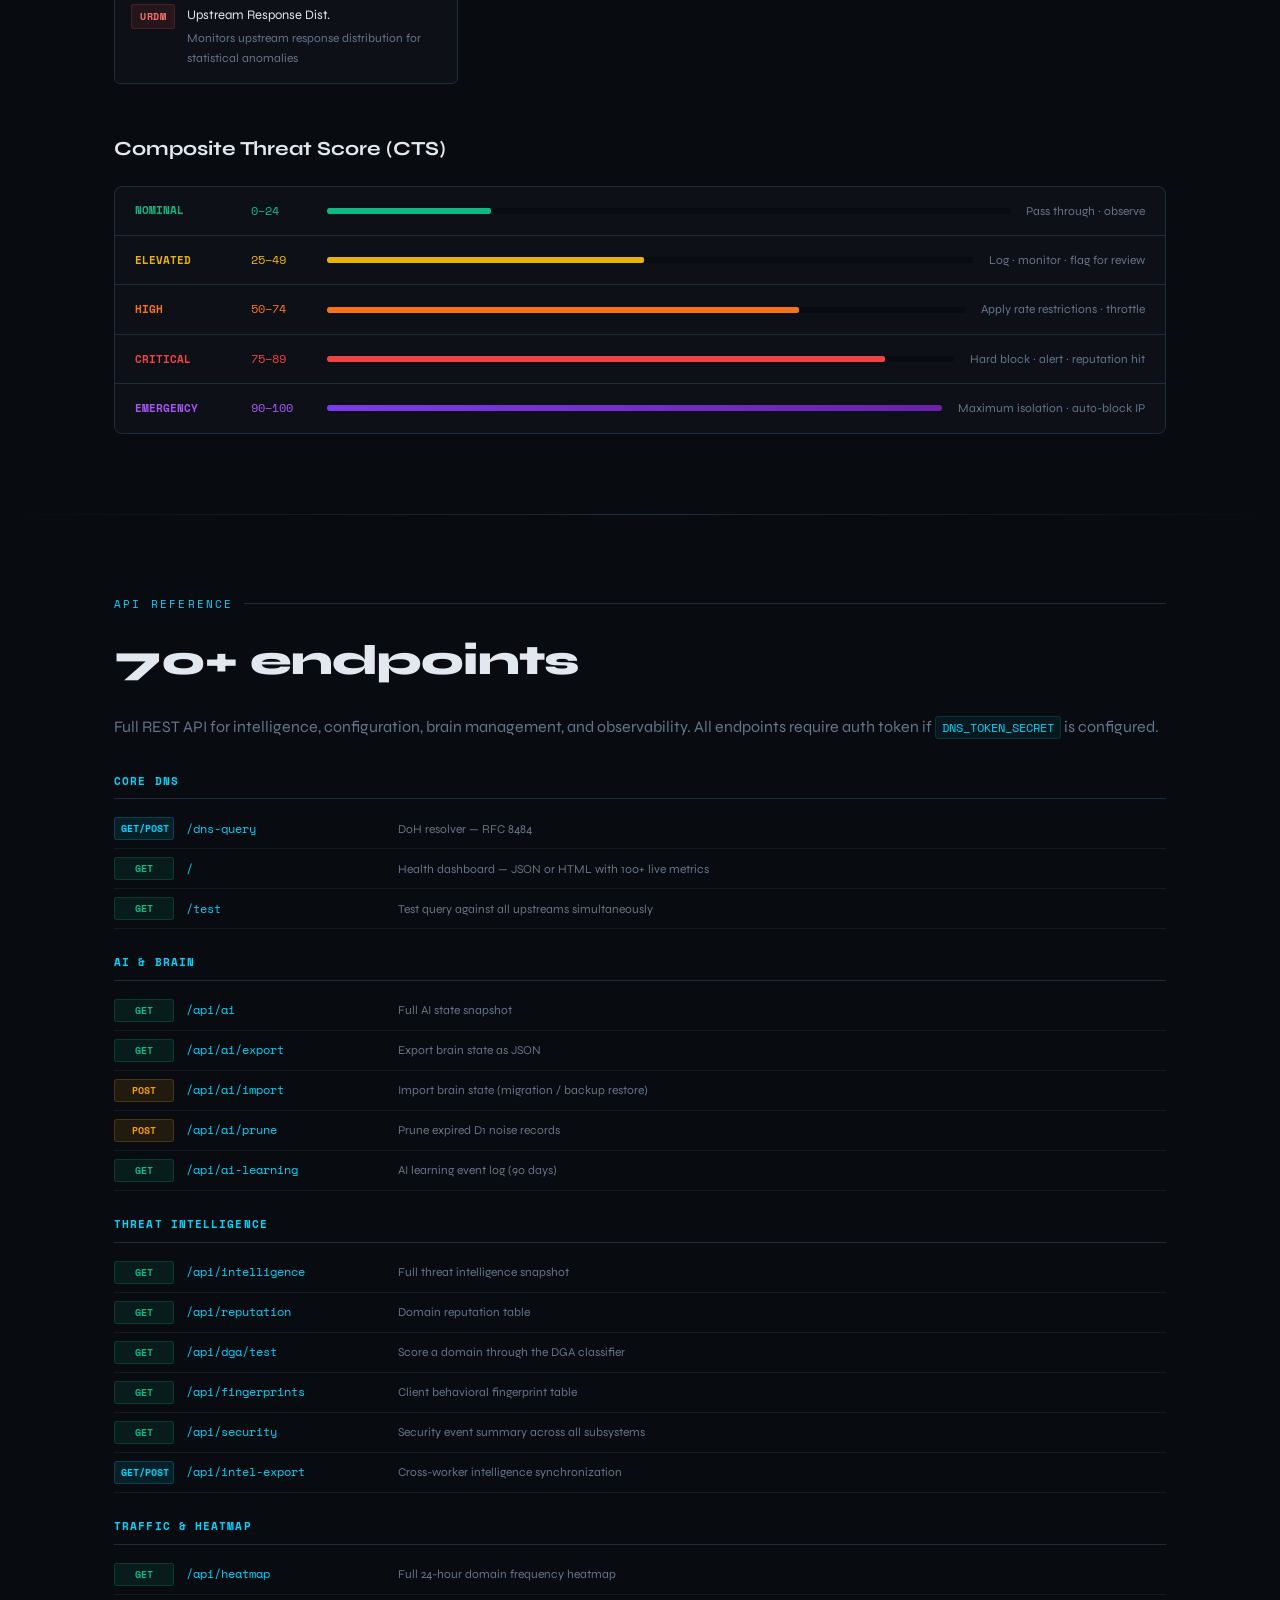
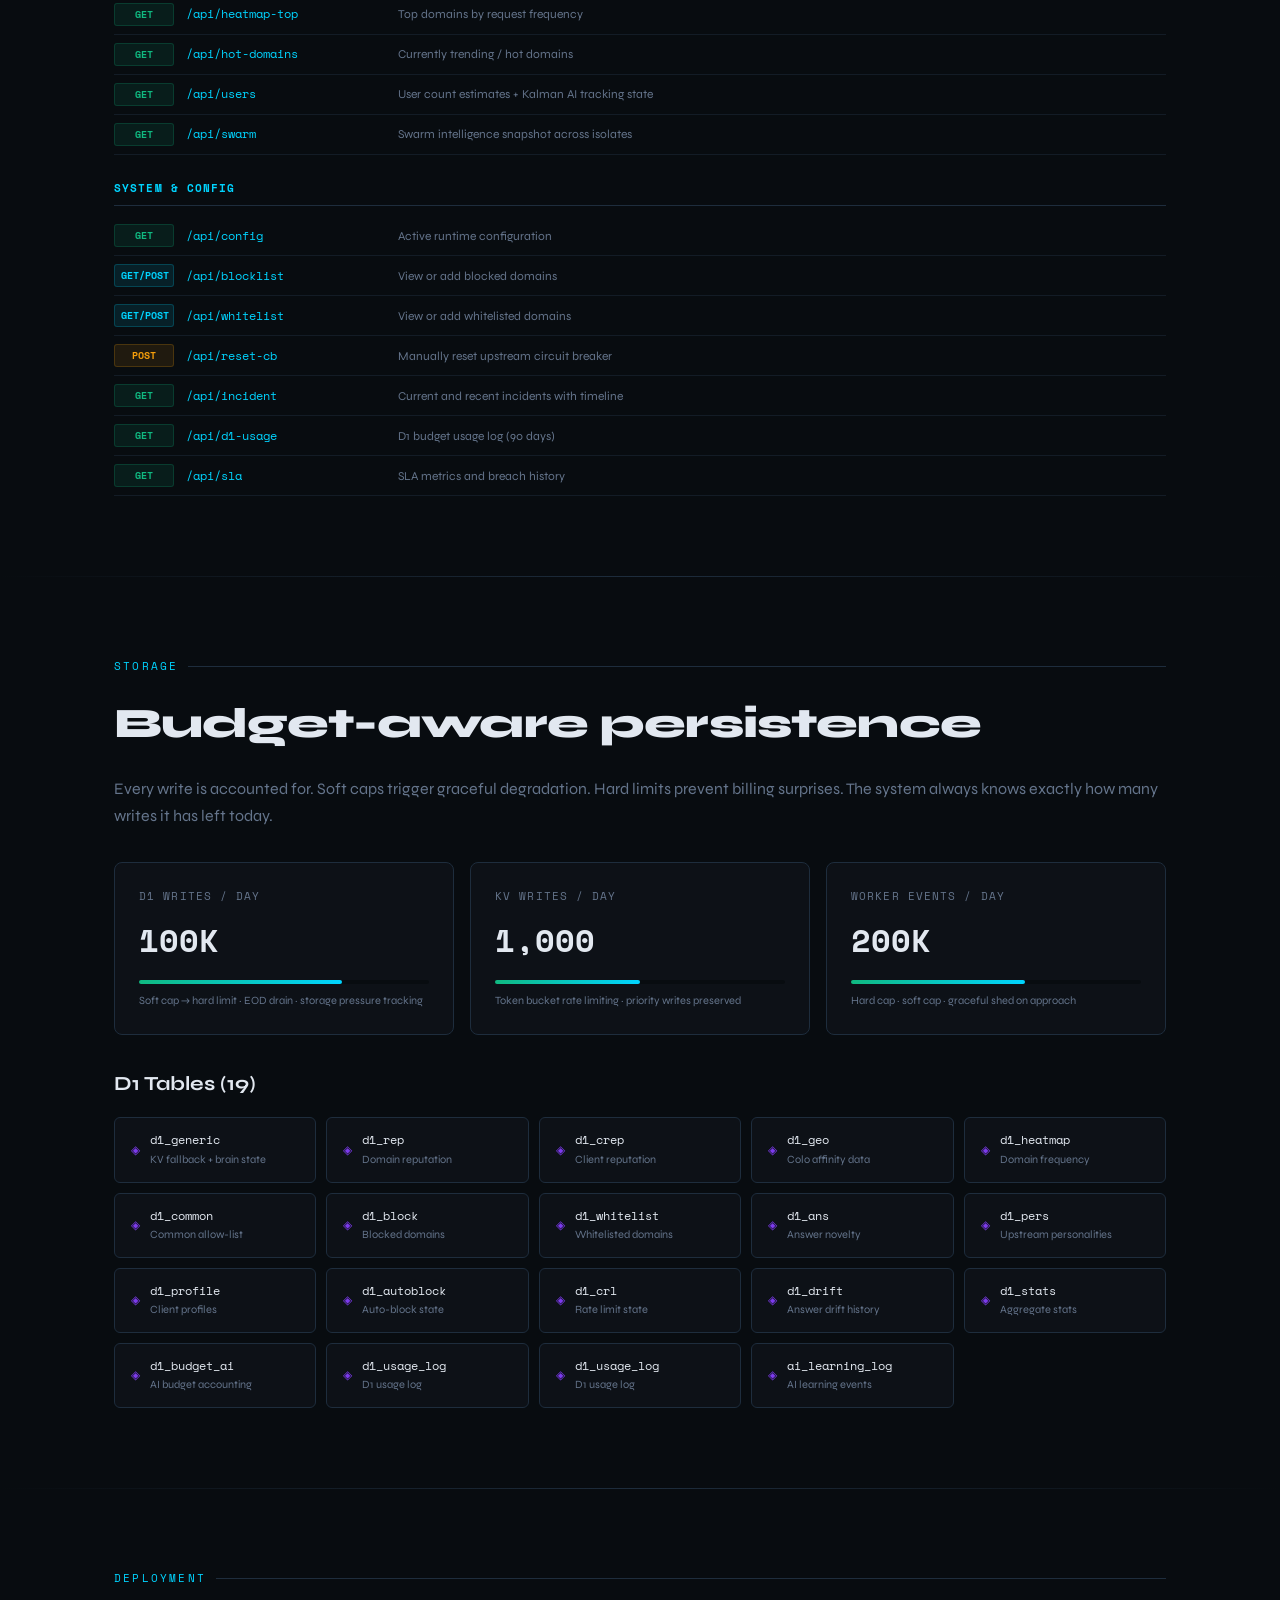
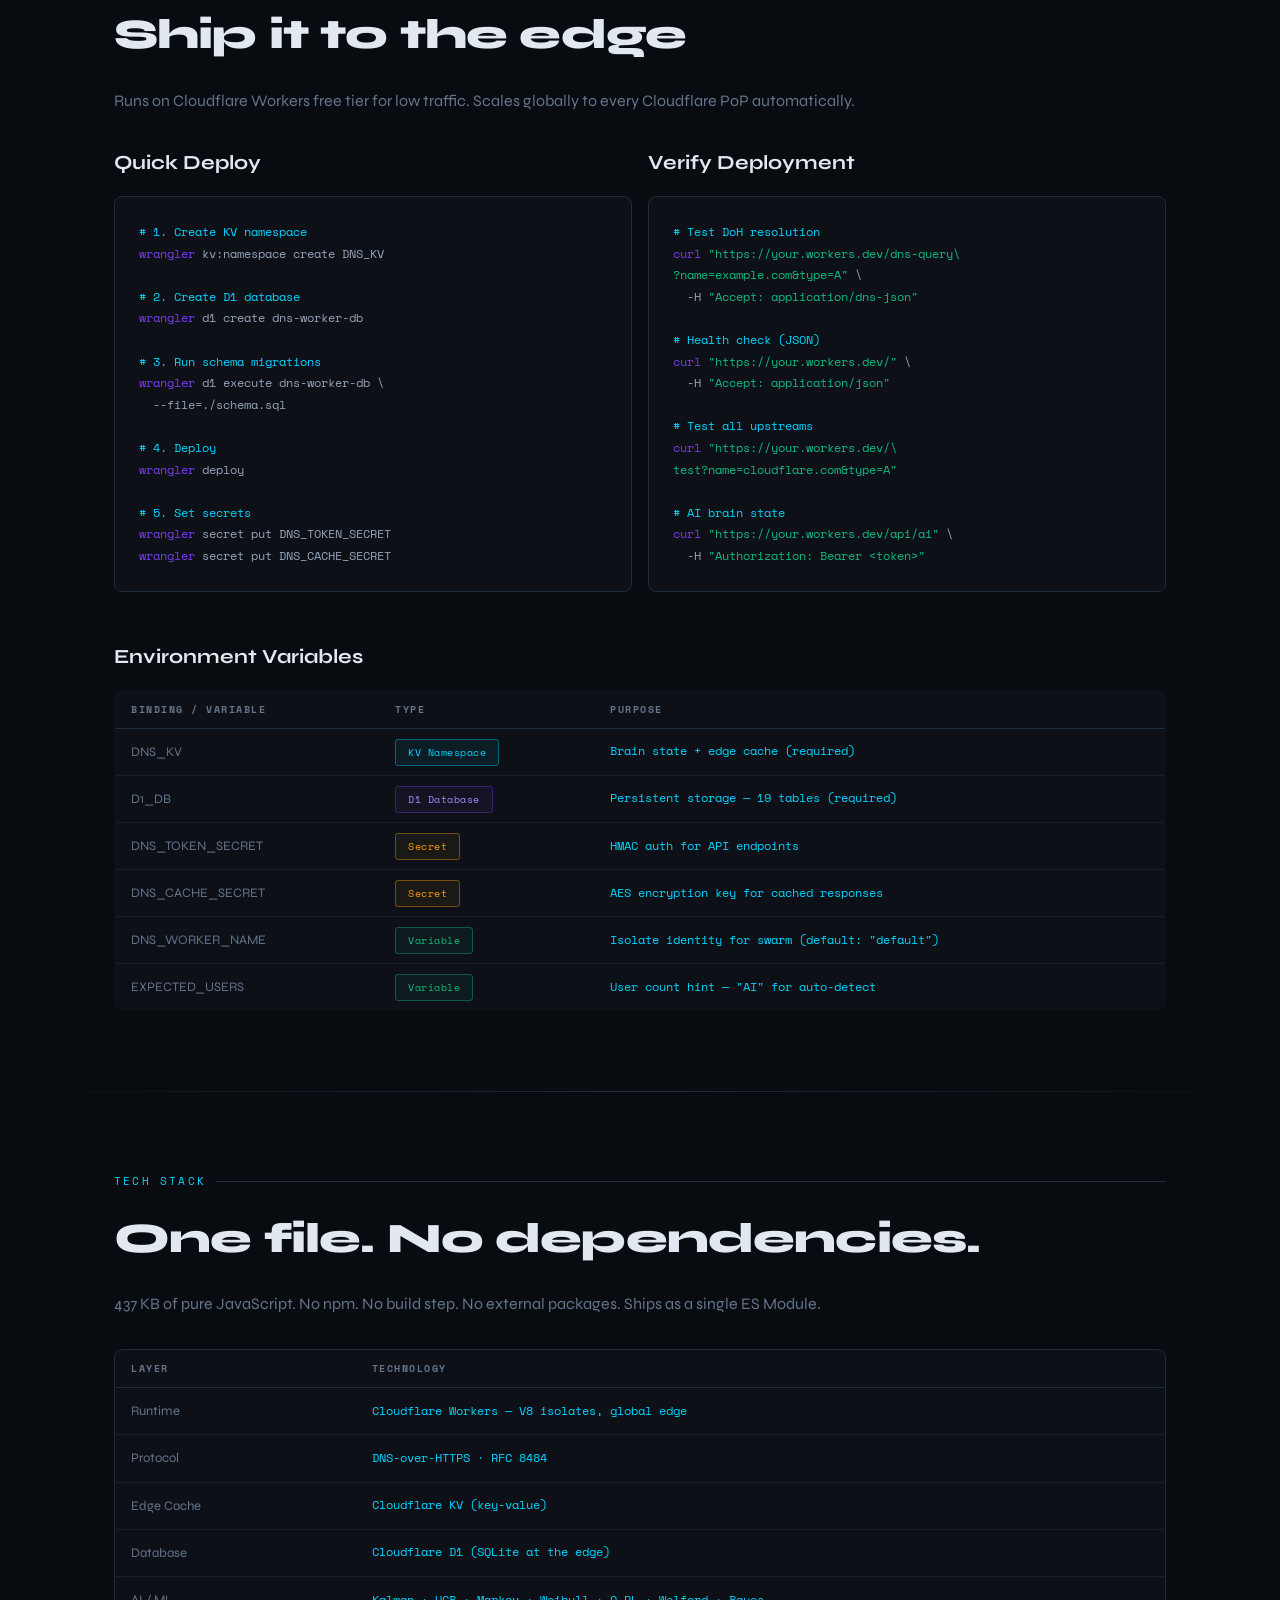
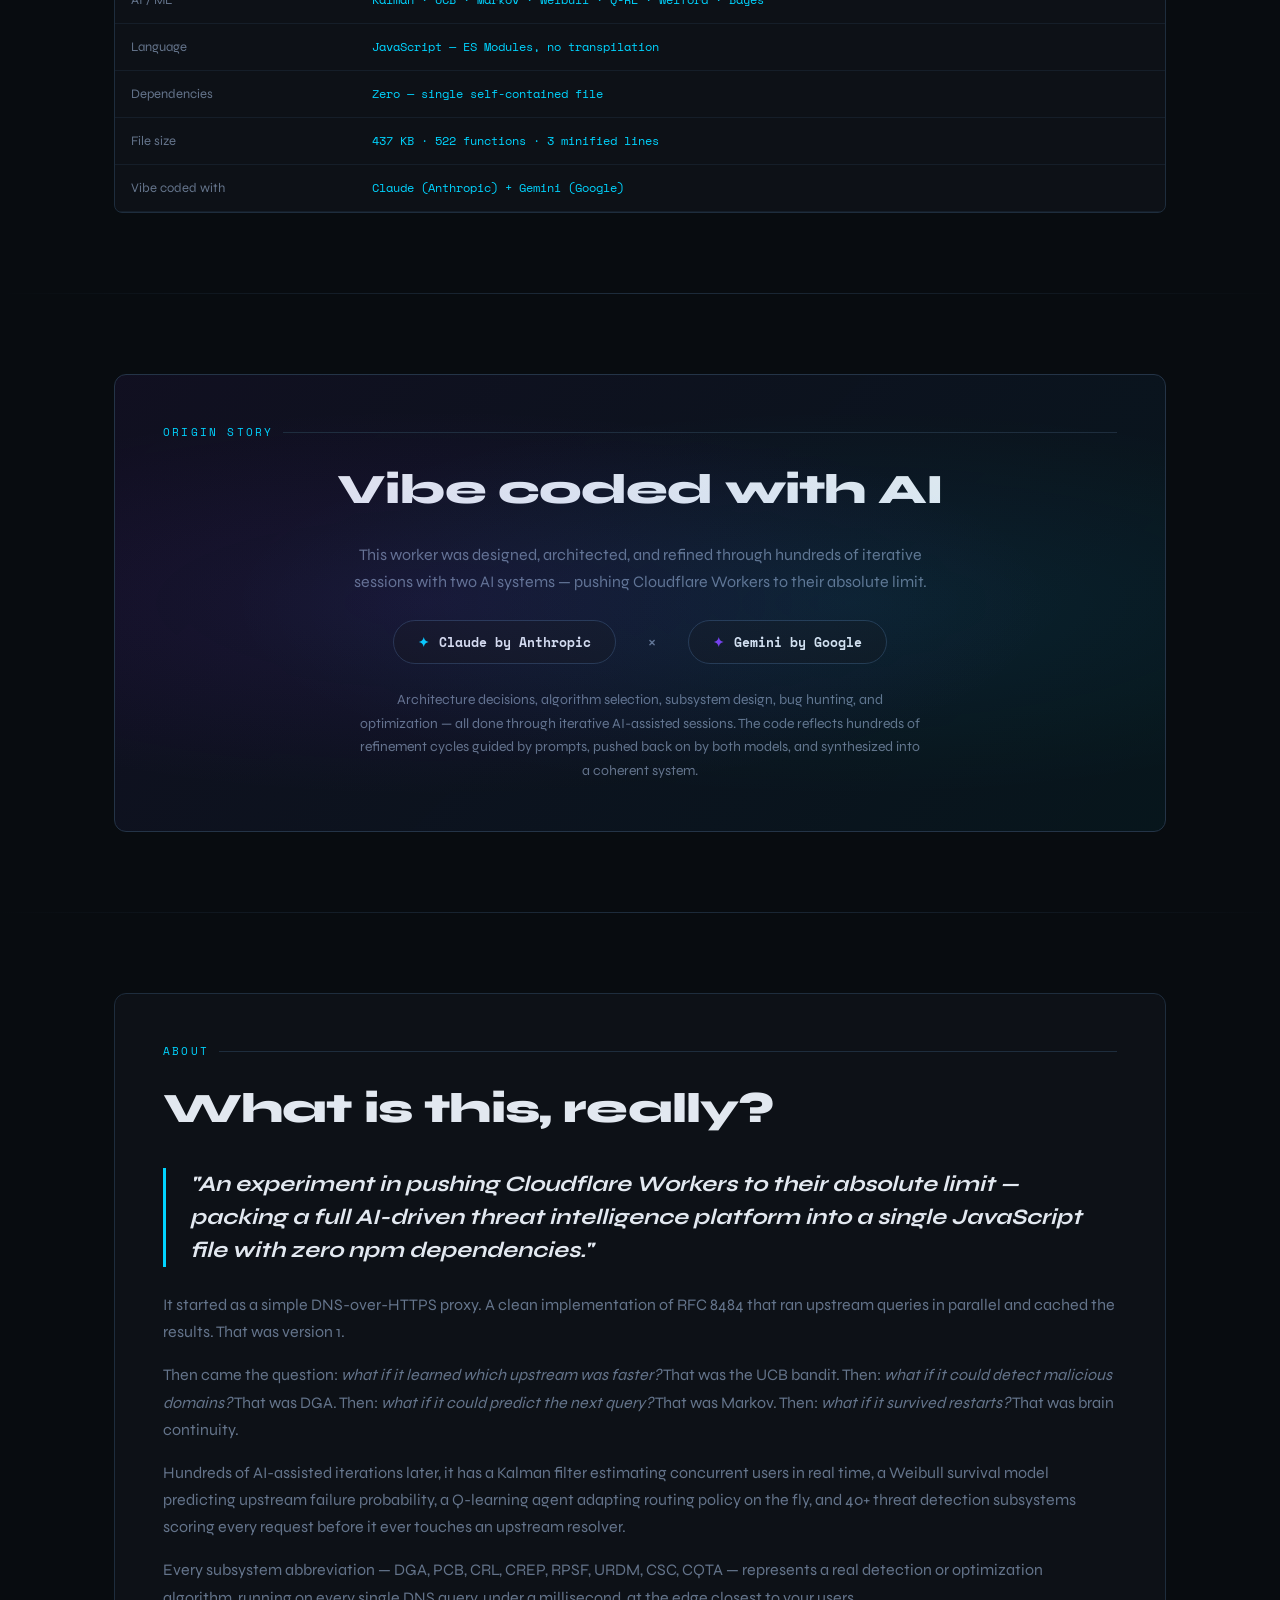
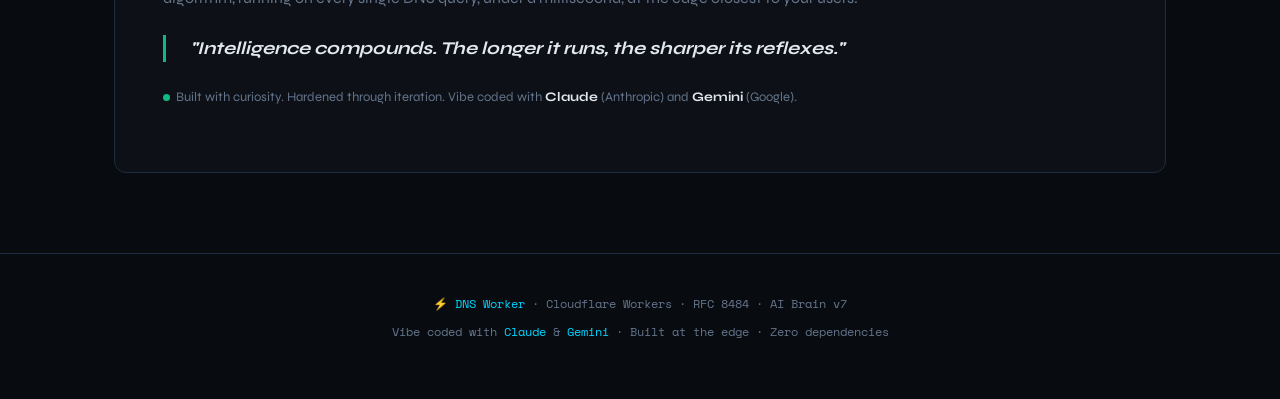
<file: README.html>
<!DOCTYPE html>
<html lang="en">
<head>
<meta charset="UTF-8"/>
<meta name="viewport" content="width=device-width, initial-scale=1.0"/>
<title>DNS Worker — AI-Driven DoH Resolver</title>
<link rel="preconnect" href="https://fonts.googleapis.com"/>
<link href="https://fonts.googleapis.com/css2?family=Space+Mono:ital,wght@0,400;0,700;1,400&family=Syne:wght@400;600;700;800&display=swap" rel="stylesheet"/>
<style>
:root {
  --bg: #080c10;
  --bg2: #0d1117;
  --bg3: #111820;
  --border: #1e2d3d;
  --border2: #243447;
  --accent: #00d4ff;
  --accent2: #7c3aed;
  --accent3: #10b981;
  --accent4: #f59e0b;
  --danger: #ef4444;
  --text: #e2e8f0;
  --muted: #64748b;
  --dim: #334155;
  --glow: 0 0 30px rgba(0,212,255,0.15);
  --glow2: 0 0 30px rgba(124,58,237,0.2);
}
*{margin:0;padding:0;box-sizing:border-box;}
html{scroll-behavior:smooth;}
body{
  background:var(--bg);
  color:var(--text);
  font-family:'Syne',sans-serif;
  line-height:1.7;
  overflow-x:hidden;
}

/* GRID NOISE BACKGROUND */
body::before{
  content:'';
  position:fixed;inset:0;
  background-image:
    linear-gradient(rgba(0,212,255,0.03) 1px, transparent 1px),
    linear-gradient(90deg, rgba(0,212,255,0.03) 1px, transparent 1px);
  background-size:40px 40px;
  pointer-events:none;z-index:0;
}

.container{max-width:1100px;margin:0 auto;padding:0 24px;position:relative;z-index:1;}

/* NAV */
nav{
  position:sticky;top:0;z-index:100;
  background:rgba(8,12,16,0.85);
  backdrop-filter:blur(20px);
  border-bottom:1px solid var(--border);
  padding:12px 0;
}
.nav-inner{
  max-width:1100px;margin:0 auto;padding:0 24px;
  display:flex;align-items:center;gap:8px;flex-wrap:wrap;
}
.nav-brand{
  font-family:'Space Mono',monospace;
  font-size:13px;color:var(--accent);
  text-decoration:none;margin-right:auto;
  letter-spacing:0.05em;
}
.nav-link{
  font-size:12px;color:var(--muted);text-decoration:none;
  padding:4px 10px;border-radius:4px;transition:all 0.2s;
  font-family:'Space Mono',monospace;
}
.nav-link:hover{color:var(--accent);background:rgba(0,212,255,0.08);}

/* HERO */
.hero{
  padding:100px 0 80px;
  text-align:center;
  position:relative;
}
.hero::after{
  content:'';
  position:absolute;
  top:0;left:50%;transform:translateX(-50%);
  width:600px;height:400px;
  background:radial-gradient(ellipse at center, rgba(0,212,255,0.08) 0%, transparent 70%);
  pointer-events:none;
}
.hero-eyebrow{
  font-family:'Space Mono',monospace;
  font-size:11px;letter-spacing:0.2em;text-transform:uppercase;
  color:var(--accent);margin-bottom:20px;
  display:flex;align-items:center;justify-content:center;gap:12px;
}
.hero-eyebrow::before,.hero-eyebrow::after{
  content:'';display:block;width:40px;height:1px;background:var(--accent);opacity:0.4;
}
h1{
  font-size:clamp(40px,7vw,80px);
  font-weight:800;
  line-height:1.05;
  letter-spacing:-0.03em;
  margin-bottom:12px;
}
.hero h1 span.grad{
  background:linear-gradient(135deg, #00d4ff 0%, #7c3aed 50%, #10b981 100%);
  -webkit-background-clip:text;-webkit-text-fill-color:transparent;background-clip:text;
}
.hero-sub{
  font-size:18px;color:var(--muted);max-width:600px;margin:20px auto 40px;
  font-weight:400;
}
.badge-row{
  display:flex;flex-wrap:wrap;gap:8px;justify-content:center;margin-bottom:48px;
}
.badge{
  font-family:'Space Mono',monospace;
  font-size:11px;padding:5px 12px;border-radius:3px;
  border:1px solid;letter-spacing:0.05em;
}
.badge-cyan{border-color:rgba(0,212,255,0.4);color:#00d4ff;background:rgba(0,212,255,0.06);}
.badge-purple{border-color:rgba(124,58,237,0.4);color:#a78bfa;background:rgba(124,58,237,0.06);}
.badge-green{border-color:rgba(16,185,129,0.4);color:#10b981;background:rgba(16,185,129,0.06);}
.badge-amber{border-color:rgba(245,158,11,0.4);color:#f59e0b;background:rgba(245,158,11,0.06);}
.badge-red{border-color:rgba(239,68,68,0.4);color:#f87171;background:rgba(239,68,68,0.06);}

.stat-row{
  display:grid;grid-template-columns:repeat(4,1fr);gap:1px;
  background:var(--border);border:1px solid var(--border);border-radius:8px;
  overflow:hidden;max-width:700px;margin:0 auto;
}
.stat-cell{
  background:var(--bg2);padding:20px;text-align:center;
}
.stat-num{
  font-family:'Space Mono',monospace;font-size:28px;font-weight:700;
  color:var(--accent);display:block;
}
.stat-label{font-size:11px;color:var(--muted);letter-spacing:0.1em;text-transform:uppercase;margin-top:4px;}

/* SECTIONS */
section{padding:80px 0;}
.section-label{
  font-family:'Space Mono',monospace;font-size:11px;
  letter-spacing:0.2em;text-transform:uppercase;
  color:var(--accent);margin-bottom:12px;
  display:flex;align-items:center;gap:10px;
}
.section-label::after{content:'';flex:1;height:1px;background:var(--border);}
h2{font-size:clamp(28px,4vw,42px);font-weight:800;letter-spacing:-0.02em;margin-bottom:16px;}
h3{font-size:20px;font-weight:700;margin-bottom:12px;color:var(--text);}
p{color:var(--muted);margin-bottom:16px;}

/* CARDS */
.card{
  background:var(--bg2);border:1px solid var(--border);
  border-radius:8px;padding:28px;
  transition:border-color 0.2s,box-shadow 0.2s;
}
.card:hover{border-color:var(--border2);box-shadow:var(--glow);}
.card-grid{display:grid;gap:16px;}
.card-grid-2{grid-template-columns:repeat(auto-fit,minmax(300px,1fr));}
.card-grid-3{grid-template-columns:repeat(auto-fit,minmax(220px,1fr));}
.card-icon{font-size:28px;margin-bottom:12px;display:block;}

/* ARCHITECTURE DIAGRAM */
.arch{
  background:var(--bg2);border:1px solid var(--border);
  border-radius:8px;padding:32px;overflow-x:auto;
}
.arch-diagram{
  font-family:'Space Mono',monospace;font-size:12px;
  color:var(--muted);line-height:1.7;white-space:pre;
  min-width:500px;
}
.arch-diagram .hl{color:var(--accent);}
.arch-diagram .hl2{color:var(--accent3);}
.arch-diagram .hl3{color:var(--accent2);}
.arch-diagram .hl4{color:var(--accent4);}

/* PIPELINE VIZ */
.pipeline{display:flex;align-items:center;flex-wrap:wrap;gap:0;margin:32px 0;}
.pipe-step{
  flex:1;min-width:100px;
  background:var(--bg2);border:1px solid var(--border);
  padding:16px 12px;text-align:center;
  position:relative;
  transition:all 0.2s;
}
.pipe-step:hover{background:var(--bg3);border-color:var(--accent);z-index:1;}
.pipe-step:not(:last-child)::after{
  content:'→';position:absolute;right:-12px;top:50%;transform:translateY(-50%);
  color:var(--accent);font-family:'Space Mono',monospace;
  z-index:2;font-size:14px;
}
.pipe-label{font-size:11px;font-family:'Space Mono',monospace;color:var(--accent);letter-spacing:0.05em;}
.pipe-desc{font-size:11px;color:var(--muted);margin-top:4px;}

/* AI BRAIN MODES */
.brain-modes{display:grid;gap:10px;}
.brain-mode{
  display:flex;align-items:center;gap:16px;
  padding:16px 20px;background:var(--bg2);border:1px solid var(--border);border-radius:6px;
  transition:all 0.2s;
}
.brain-mode:hover{border-color:var(--border2);}
.mode-bar{
  width:4px;border-radius:2px;align-self:stretch;min-height:40px;
}
.mode-bar.zen{background:var(--accent3);}
.mode-bar.balance{background:var(--accent);}
.mode-bar.shield{background:var(--accent4);}
.mode-bar.overdrive{background:var(--danger);}
.mode-bar.emergency{background:#6b21a8;}
.mode-name{font-family:'Space Mono',monospace;font-size:12px;color:var(--text);font-weight:700;min-width:200px;}
.mode-range{font-size:12px;color:var(--muted);min-width:80px;}
.mode-desc{font-size:13px;color:var(--muted);}

/* THREAT TABLE */
.threat-grid{
  display:grid;grid-template-columns:repeat(auto-fill,minmax(260px,1fr));gap:10px;
}
.threat-card{
  background:var(--bg2);border:1px solid var(--border);border-radius:6px;
  padding:14px 16px;display:flex;align-items:flex-start;gap:12px;
  transition:all 0.2s;
}
.threat-card:hover{border-color:var(--danger);box-shadow:0 0 20px rgba(239,68,68,0.08);}
.threat-tag{
  font-family:'Space Mono',monospace;font-size:10px;font-weight:700;
  padding:3px 8px;border-radius:3px;background:rgba(239,68,68,0.1);
  color:#f87171;border:1px solid rgba(239,68,68,0.2);white-space:nowrap;
  letter-spacing:0.05em;
}
.threat-desc{font-size:12px;color:var(--muted);margin-top:2px;}

/* CTS TABLE */
.cts-row{
  display:flex;align-items:center;gap:16px;
  padding:14px 20px;border-bottom:1px solid var(--border);
}
.cts-row:last-child{border-bottom:none;}
.cts-bar-wrap{flex:1;background:var(--bg);border-radius:2px;height:6px;overflow:hidden;}
.cts-bar{height:100%;border-radius:2px;transition:width 1s ease;}
.cts-score{font-family:'Space Mono',monospace;font-size:12px;min-width:60px;}
.cts-label-wrap{min-width:100px;}
.cts-label{font-family:'Space Mono',monospace;font-size:11px;font-weight:700;}
.cts-action{font-size:12px;color:var(--muted);}

/* ROUTES TABLE */
.routes-section{display:grid;gap:24px;}
.route-group h4{
  font-family:'Space Mono',monospace;font-size:11px;
  color:var(--accent);letter-spacing:0.1em;text-transform:uppercase;
  margin-bottom:10px;padding-bottom:8px;border-bottom:1px solid var(--border);
}
.route-item{
  display:grid;grid-template-columns:60px 200px 1fr;gap:12px;
  padding:8px 0;border-bottom:1px solid rgba(30,45,61,0.5);
  font-size:13px;align-items:center;
}
.route-method{
  font-family:'Space Mono',monospace;font-size:10px;font-weight:700;
  padding:2px 6px;border-radius:3px;text-align:center;
}
.method-get{background:rgba(16,185,129,0.1);color:#10b981;border:1px solid rgba(16,185,129,0.2);}
.method-post{background:rgba(245,158,11,0.1);color:#f59e0b;border:1px solid rgba(245,158,11,0.2);}
.method-both{background:rgba(0,212,255,0.1);color:#00d4ff;border:1px solid rgba(0,212,255,0.2);}
.route-path{font-family:'Space Mono',monospace;font-size:12px;color:var(--accent);}
.route-desc{font-size:12px;color:var(--muted);}

/* BUDGET VIZ */
.budget-grid{display:grid;grid-template-columns:repeat(auto-fit,minmax(220px,1fr));gap:16px;}
.budget-card{
  background:var(--bg2);border:1px solid var(--border);border-radius:8px;padding:24px;
}
.budget-name{font-family:'Space Mono',monospace;font-size:11px;color:var(--muted);letter-spacing:0.1em;text-transform:uppercase;}
.budget-num{font-size:32px;font-weight:800;color:var(--text);margin:8px 0;font-family:'Space Mono',monospace;}
.budget-bar-wrap{background:var(--bg);border-radius:2px;height:4px;margin-top:12px;}
.budget-bar{height:100%;border-radius:2px;background:linear-gradient(90deg,var(--accent3),var(--accent));}
.budget-sub{font-size:11px;color:var(--muted);margin-top:8px;}

/* D1 TABLES */
.d1-grid{display:grid;grid-template-columns:repeat(auto-fill,minmax(200px,1fr));gap:10px;}
.d1-item{
  background:var(--bg2);border:1px solid var(--border);border-radius:6px;
  padding:12px 16px;display:flex;align-items:center;gap:10px;
}
.d1-item::before{content:'◈';color:var(--accent2);font-size:12px;}
.d1-name{font-family:'Space Mono',monospace;font-size:12px;color:var(--text);}
.d1-desc{font-size:11px;color:var(--muted);}

/* LEARN TIMELINE */
.timeline{position:relative;padding-left:32px;}
.timeline::before{
  content:'';position:absolute;left:8px;top:0;bottom:0;
  width:1px;background:linear-gradient(to bottom,var(--accent),var(--accent2),transparent);
}
.tl-item{
  position:relative;margin-bottom:32px;
}
.tl-dot{
  position:absolute;left:-28px;top:6px;
  width:10px;height:10px;border-radius:50%;
  background:var(--bg2);border:2px solid var(--accent);
  box-shadow:0 0 12px rgba(0,212,255,0.4);
}
.tl-period{font-family:'Space Mono',monospace;font-size:11px;color:var(--accent);margin-bottom:6px;letter-spacing:0.1em;}
.tl-content{color:var(--muted);font-size:14px;}

/* STACK TABLE */
.stack-table{width:100%;border-collapse:collapse;}
.stack-table th{
  font-family:'Space Mono',monospace;font-size:10px;
  letter-spacing:0.15em;text-transform:uppercase;
  color:var(--muted);padding:10px 16px;text-align:left;
  border-bottom:1px solid var(--border);
}
.stack-table td{
  padding:12px 16px;border-bottom:1px solid rgba(30,45,61,0.5);font-size:13px;
}
.stack-table td:first-child{color:var(--muted);}
.stack-table td:last-child{font-family:'Space Mono',monospace;font-size:12px;color:var(--accent);}

/* VIBE SECTION */
.vibe-section{
  background:linear-gradient(135deg,rgba(124,58,237,0.08),rgba(0,212,255,0.05));
  border:1px solid var(--border2);border-radius:12px;
  padding:48px;text-align:center;position:relative;overflow:hidden;
}
.vibe-section::before{
  content:'';position:absolute;inset:0;
  background:radial-gradient(ellipse at 30% 50%,rgba(124,58,237,0.1),transparent 60%),
             radial-gradient(ellipse at 70% 50%,rgba(0,212,255,0.08),transparent 60%);
  pointer-events:none;
}
.vibe-ai-row{display:flex;justify-content:center;align-items:center;gap:32px;margin:24px 0;flex-wrap:wrap;}
.vibe-ai-chip{
  background:var(--bg2);border:1px solid var(--border2);border-radius:40px;
  padding:10px 24px;display:flex;align-items:center;gap:10px;
  font-family:'Space Mono',monospace;font-size:13px;font-weight:700;
}
.vibe-x{font-size:20px;color:var(--muted);}

/* ABOUT */
.about-section{
  background:var(--bg2);border:1px solid var(--border);border-radius:12px;
  padding:48px;
}
.about-quote{
  font-size:22px;font-weight:700;
  color:var(--text);line-height:1.5;
  border-left:3px solid var(--accent);
  padding-left:24px;margin:24px 0;
  font-style:italic;
}

/* CODE */
code{
  font-family:'Space Mono',monospace;font-size:12px;
  background:rgba(0,212,255,0.06);color:var(--accent);
  padding:2px 6px;border-radius:3px;
  border:1px solid rgba(0,212,255,0.15);
}
pre{
  background:var(--bg2);border:1px solid var(--border);
  border-radius:8px;padding:24px;overflow-x:auto;
  font-family:'Space Mono',monospace;font-size:12px;
  color:#94a3b8;line-height:1.8;margin:16px 0;
}
pre .c{color:var(--accent);}
pre .k{color:var(--accent2);}
pre .s{color:var(--accent3);}
pre .n{color:var(--accent4);}

/* DIVIDER */
.divider{height:1px;background:linear-gradient(90deg,transparent,var(--border),transparent);margin:0;}

/* FOOTER */
footer{
  border-top:1px solid var(--border);padding:40px 0;
  text-align:center;font-family:'Space Mono',monospace;font-size:12px;color:var(--muted);
}
footer a{color:var(--accent);text-decoration:none;}

/* ANIMATIONS */
@keyframes pulse{0%,100%{opacity:1;}50%{opacity:0.5;}}
@keyframes float{0%,100%{transform:translateY(0);}50%{transform:translateY(-6px);}}
@keyframes fadeInUp{from{opacity:0;transform:translateY(24px);}to{opacity:1;transform:translateY(0);}}

.hero > *{animation:fadeInUp 0.6s ease both;}
.hero .hero-eyebrow{animation-delay:0.0s;}
.hero h1{animation-delay:0.1s;}
.hero .hero-sub{animation-delay:0.2s;}
.hero .badge-row{animation-delay:0.3s;}
.hero .stat-row{animation-delay:0.4s;}

.live-dot{
  display:inline-block;width:7px;height:7px;border-radius:50%;
  background:var(--accent3);margin-right:6px;
  animation:pulse 2s ease-in-out infinite;
}

/* RESPONSIVE */
@media(max-width:768px){
  .stat-row{grid-template-columns:repeat(2,1fr);}
  .route-item{grid-template-columns:50px 1fr;gap:8px;}
  .route-desc{display:none;}
  .pipe-step:not(:last-child)::after{display:none;}
  .pipeline{flex-direction:column;}
  h2{font-size:28px;}
}
</style>
</head>
<body>

<nav>
  <div class="nav-inner">
    <a class="nav-brand" href="#">⚡ DNS-WORKER</a>
    <a class="nav-link" href="#features">Features</a>
    <a class="nav-link" href="#architecture">Architecture</a>
    <a class="nav-link" href="#ai-brain">AI Brain</a>
    <a class="nav-link" href="#security">Security</a>
    <a class="nav-link" href="#api">API</a>
    <a class="nav-link" href="#deploy">Deploy</a>
    <a class="nav-link" href="#about">About</a>
  </div>
</nav>

<div class="hero">
  <div class="container">
    <div class="hero-eyebrow">Cloudflare Workers · DNS-over-HTTPS · AI-Powered</div>
    <h1><span class="grad">DNS Worker</span></h1>
    <p class="hero-sub">A self-learning, AI-driven DNS-over-HTTPS resolver that runs at the edge. 40+ threat subsystems. A living brain. Zero dependencies.</p>
    <div class="badge-row">
      <span class="badge badge-cyan">RFC 8484 DoH</span>
      <span class="badge badge-purple">AI Brain v7</span>
      <span class="badge badge-green">Edge Native</span>
      <span class="badge badge-amber">40+ Subsystems</span>
      <span class="badge badge-red">Self-Healing</span>
      <span class="badge badge-cyan">Zero Dependencies</span>
    </div>
    <div class="stat-row">
      <div class="stat-cell">
        <span class="stat-num">40+</span>
        <div class="stat-label">Threat Subsystems</div>
      </div>
      <div class="stat-cell">
        <span class="stat-num">19</span>
        <div class="stat-label">D1 DB Tables</div>
      </div>
      <div class="stat-cell">
        <span class="stat-num">437<small style="font-size:16px">KB</small></span>
        <div class="stat-label">Single File</div>
      </div>
      <div class="stat-cell">
        <span class="stat-num">522</span>
        <div class="stat-label">Functions</div>
      </div>
    </div>
  </div>
</div>

<div class="divider"></div>

<!-- FEATURES -->
<section id="features">
  <div class="container">
    <div class="section-label">Core Capabilities</div>
    <h2>Everything in one Worker</h2>
    <p>From RFC-compliant DoH resolution to a multi-armed bandit upstream router — all running in a single Cloudflare Worker isolate, globally distributed at the edge.</p>

    <div class="card-grid card-grid-2" style="margin-top:32px;">
      <div class="card">
        <span class="card-icon">🌐</span>
        <h3>DNS-over-HTTPS Core</h3>
        <p>Full RFC 8484 compliance. GET and POST. Stale-while-revalidate caching (5s–3600s). Negative caching. Multi-upstream racing up to 6 resolvers. Hedge requests. CNAME chain tracking. PTR loop protection. Optional response encryption and HMAC token auth.</p>
      </div>
      <div class="card">
        <span class="card-icon">🧠</span>
        <h3>Self-Learning AI Brain</h3>
        <p>Kalman filter · UCB bandit · Markov chain prediction · Welford online stats · Weibull survival model · Q-learning RL agent · Bayesian fusion · Softmax scoring. The brain persists across worker restarts and compounds intelligence over time.</p>
      </div>
      <div class="card">
        <span class="card-icon">🛡️</span>
        <h3>40+ Threat Subsystems</h3>
        <p>DGA detection, DNS tunnel entropy analysis, rebinding protection, homoglyph detection, answer drift monitoring, per-client behavioral profiling, reputation scoring, burst detection, cross-signal escalation, and more — all running on every request.</p>
      </div>
      <div class="card">
        <span class="card-icon">📊</span>
        <h3>Adaptive Routing</h3>
        <p>Three LB modes — HYPER_SONIC, BALANCED, FLOOD-GUARD — switched automatically by brain stress. UCB bandit learns per-upstream reward. Cloudflare colo-affinity locking. Circuit breaker per upstream with auto-recovery. NX penalty scoring.</p>
      </div>
      <div class="card">
        <span class="card-icon">💾</span>
        <h3>Budget-Aware Storage</h3>
        <p>KV + D1 with full daily budget accounting. Soft caps, hard limits, token bucket rate limiting. EOD drain. Bidirectional KV↔D1 healing. 100,000 D1 writes/day · 1,000 KV writes/day · 200,000 worker events/day — all tracked and protected.</p>
      </div>
      <div class="card">
        <span class="card-icon">🔧</span>
        <h3>Self-Healing</h3>
        <p>Emergency isolation mode. Memory pressure LRU eviction. Panic recovery with state preservation. D1 error backpressure with exponential backoff. Auto-declared incidents with resolution tracking. Health endpoint with 100+ live metrics.</p>
      </div>
    </div>
  </div>
</section>

<div class="divider"></div>

<!-- ARCHITECTURE -->
<section id="architecture">
  <div class="container">
    <div class="section-label">Architecture</div>
    <h2>Request pipeline</h2>
    <p>Every DNS request passes through a layered pipeline — from auth and rate limiting, through the full threat detection stack, into the AI routing brain, and out to the winning upstream resolver.</p>

    <div class="pipeline" style="margin-top:32px;">
      <div class="pipe-step">
        <div class="pipe-label">CLIENT</div>
        <div class="pipe-desc">DoH GET/POST</div>
      </div>
      <div class="pipe-step">
        <div class="pipe-label">AUTH</div>
        <div class="pipe-desc">HMAC token</div>
      </div>
      <div class="pipe-step">
        <div class="pipe-label">RATE LIMIT</div>
        <div class="pipe-desc">CRL / PCB</div>
      </div>
      <div class="pipe-step">
        <div class="pipe-label">THREAT SCAN</div>
        <div class="pipe-desc">40+ signals</div>
      </div>
      <div class="pipe-step">
        <div class="pipe-label">AI BRAIN</div>
        <div class="pipe-desc">UCB routing</div>
      </div>
      <div class="pipe-step">
        <div class="pipe-label">RACE ENGINE</div>
        <div class="pipe-desc">Up to 6 DoH</div>
      </div>
      <div class="pipe-step">
        <div class="pipe-label">SWR CACHE</div>
        <div class="pipe-desc">KV + D1</div>
      </div>
      <div class="pipe-step">
        <div class="pipe-label">RESPONSE</div>
        <div class="pipe-desc">RFC 8484</div>
      </div>
    </div>

    <div class="arch" style="margin-top:24px;">
<pre class="arch-diagram"><span class="hl">CLIENT  (DoH GET / POST  application/dns-message)</span>
    │
    ▼
┌─────────────────────────────────────────────────────────────────────┐
│                   <span class="hl">CLOUDFLARE WORKER  (edge isolate)</span>                  │
│                                                                     │
│  ┌──────────────┐    ┌─────────────────┐    ┌──────────────────┐   │
│  │ <span class="hl2">HMAC Auth</span>    │───▶│  <span class="hl2">CRL Rate Limit</span>  │───▶│  <span class="hl2">PCB Behavior</span>  │   │
│  │ Token check  │    │  Per-IP flood   │    │  Client profile  │   │
│  └──────────────┘    └─────────────────┘    └────────┬─────────┘   │
│                                                       │             │
│  ┌────────────────────────────────────────────────────▼───────────┐ │
│  │                   <span class="hl3">THREAT DETECTION PIPELINE</span>                   │ │
│  │                                                                 │ │
│  │  <span class="hl">DGA</span>→<span class="hl">ENTROPY</span>→<span class="hl">HOMOGLYPH</span>→<span class="hl">REBIND</span>→<span class="hl">REP</span>→<span class="hl">DRIFT</span>→<span class="hl">QTA</span>→<span class="hl">XVAL</span>→...  │ │
│  │                                                                 │ │
│  │  Composite Threat Score (CTS 0–100) ──▶ Block / Allow / Flag  │ │
│  └────────────────────────────────────────────────────┬───────────┘ │
│                                                        │             │
│  ┌─────────────────────────────────────────────────────▼──────────┐ │
│  │                     <span class="hl3">AI ROUTING BRAIN</span>                          │ │
│  │                                                                 │ │
│  │  Kalman(users) · UCB(upstream) · Markov(predict) · RL(adapt)  │ │
│  │  Weibull(survival) · Welford(stats) · Seasonal(rhythm)        │ │
│  │  Anomaly(score) · Stress(0-1) ──▶ Mode selection              │ │
│  └─────────────────────────────────────────────────────┬──────────┘ │
│                                                         │            │
│  ┌──────────────────────────────────────────────────────▼─────────┐ │
│  │                <span class="hl2">MULTI-UPSTREAM RACE ENGINE</span>                     │ │
│  │                                                                │ │
│  │   [DoH-1] ──┐                                                 │ │
│  │   [DoH-2] ──┼──▶ fastest response wins ──▶ validate ──▶ learn │ │
│  │   [DoH-3] ──┘        circuit breaker per upstream             │ │
│  └──────────────────────────────────────────────────────┬────────┘ │
│                                                          │           │
│  ┌─────────────────────────────────┐   ┌────────────────▼────────┐  │
│  │  <span class="hl4">KV Store</span>  (brain + edge cache) │   │  <span class="hl4">SWR Cache</span> (TTL 5–3600s) │  │
│  └──────────────┬──────────────────┘   └─────────────────────────┘  │
│                 │                                                     │
│  ┌──────────────▼──────────────────┐                                 │
│  │  <span class="hl4">D1 SQLite</span>  (19 tables persist) │                                 │
│  └─────────────────────────────────┘                                 │
└─────────────────────────────────────────────────────────────────────┘</pre>
    </div>
  </div>
</section>

<div class="divider"></div>

<!-- AI BRAIN -->
<section id="ai-brain">
  <div class="container">
    <div class="section-label">AI Brain</div>
    <h2>A living, learning system</h2>
    <p>The brain runs a continuous feedback loop on every request. Every resolved query is a training signal. Every anomaly sharpens the reflexes. Every upstream response is a reward or penalty.</p>

    <div class="card-grid card-grid-3" style="margin-top:32px;">
      <div class="card">
        <h3 style="color:var(--accent);font-family:'Space Mono',monospace;font-size:14px;">Kalman Filter</h3>
        <p style="font-size:13px;">Adaptive user count estimation. Tracks real concurrent users per minute with noise-aware prediction. Drives threshold scaling.</p>
      </div>
      <div class="card">
        <h3 style="color:var(--accent);font-family:'Space Mono',monospace;font-size:14px;">UCB Bandit</h3>
        <p style="font-size:13px;">Upper Confidence Bound algorithm selects upstream resolvers. Balances exploration vs. exploitation. Learns per-colo optimal choice.</p>
      </div>
      <div class="card">
        <h3 style="color:var(--accent);font-family:'Space Mono',monospace;font-size:14px;">Markov Chain</h3>
        <p style="font-size:13px;">Query sequence prediction. Learns domain co-occurrence patterns to pre-warm the cache before the next query arrives.</p>
      </div>
      <div class="card">
        <h3 style="color:var(--accent);font-family:'Space Mono',monospace;font-size:14px;">Welford Stats</h3>
        <p style="font-size:13px;">Online mean/variance computation without storing history. Anomaly scoring uses dual Welford on count + delta simultaneously.</p>
      </div>
      <div class="card">
        <h3 style="color:var(--accent);font-family:'Space Mono',monospace;font-size:14px;">Weibull Survival</h3>
        <p style="font-size:13px;">Models upstream reliability over time. Shape and scale parameters updated per upstream to predict failure probability.</p>
      </div>
      <div class="card">
        <h3 style="color:var(--accent);font-family:'Space Mono',monospace;font-size:14px;">Q-Learning RL</h3>
        <p style="font-size:13px;">Reinforcement agent for upstream policy. Reward = fast clean response. Penalty = error, timeout, NX rate spike. Adapts routing dynamically.</p>
      </div>
      <div class="card">
        <h3 style="color:var(--accent);font-family:'Space Mono',monospace;font-size:14px;">Seasonal Rhythm</h3>
        <p style="font-size:13px;">7-day × 24-hour traffic pattern matrix. Learns when your traffic peaks. Used for anomaly baseline and predictive scaling.</p>
      </div>
      <div class="card">
        <h3 style="color:var(--accent);font-family:'Space Mono',monospace;font-size:14px;">Bayesian Fusion</h3>
        <p style="font-size:13px;">Combines DGA, phishing, and bot priors into a unified threat posterior. Updates per observation using Bayes' rule.</p>
      </div>
      <div class="card">
        <h3 style="color:var(--accent);font-family:'Space Mono',monospace;font-size:14px;">Brain Continuity</h3>
        <p style="font-size:13px;">Full brain serialized to KV + D1 every 30 minutes. Survives worker restarts, redeployments, and isolate rotations with zero learning loss.</p>
      </div>
    </div>

    <div style="margin-top:48px;">
      <h3 style="margin-bottom:20px;">Brain Stress Modes</h3>
      <div class="brain-modes">
        <div class="brain-mode">
          <div class="mode-bar zen"></div>
          <div class="mode-name">ULTRA_INSTINCT_ZEN</div>
          <div class="mode-range">stress &lt; 0.30</div>
          <div class="mode-desc">Relaxed thresholds · full learning · maximum cache warming · low confidence threshold (0.70)</div>
        </div>
        <div class="brain-mode">
          <div class="mode-bar balance"></div>
          <div class="mode-name">COGNITIVE_BALANCE</div>
          <div class="mode-range">0.30 – 0.60</div>
          <div class="mode-desc">Balanced defense / performance · standard scoring · confidence threshold 0.85</div>
        </div>
        <div class="brain-mode">
          <div class="mode-bar shield"></div>
          <div class="mode-name">NEURAL_SHIELD_ACTIVE</div>
          <div class="mode-range">0.60 – 0.85</div>
          <div class="mode-desc">Tightened scoring · reduced logging · elevated confidence threshold · contracted logic state</div>
        </div>
        <div class="brain-mode">
          <div class="mode-bar overdrive"></div>
          <div class="mode-name">SENTINEL_OVERDRIVE</div>
          <div class="mode-range">stress &gt; 0.85</div>
          <div class="mode-desc">Aggressive blocking · auto-block rate max · confidence threshold 0.95 · engaging all defenses</div>
        </div>
        <div class="brain-mode">
          <div class="mode-bar emergency"></div>
          <div class="mode-name">EMERGENCY_ISOLATION</div>
          <div class="mode-range">triggered</div>
          <div class="mode-desc">Maximum lockdown · shed all non-critical load · preserved state · sustained attack or resource exhaustion</div>
        </div>
      </div>
    </div>

    <div style="margin-top:48px;">
      <h3 style="margin-bottom:16px;">How It Learns Over Time</h3>
      <div class="timeline">
        <div class="tl-item">
          <div class="tl-dot"></div>
          <div class="tl-period">DAY 1</div>
          <div class="tl-content">Starts cold. Equal-weight upstream selection. No reputation data. Seasonal model is empty. Brain begins observing every query.</div>
        </div>
        <div class="tl-item">
          <div class="tl-dot"></div>
          <div class="tl-period">WEEK 1</div>
          <div class="tl-content">UCB bandit has learned which upstream is fastest per Cloudflare colo. Seasonal model has first rhythm estimates. Common domains identified and promoted to allow-list. DGA fast-path growing.</div>
        </div>
        <div class="tl-item">
          <div class="tl-dot"></div>
          <div class="tl-period">MONTH 1</div>
          <div class="tl-content">Reputation scores meaningful for thousands of domains. Markov chain predicting next queries with real accuracy. Kalman filter tracking user count accurately. Weibull models calibrated per upstream. Behavioral profiles built for regular clients.</div>
        </div>
        <div class="tl-item">
          <div class="tl-dot" style="border-color:var(--accent3);box-shadow:0 0 12px rgba(16,185,129,0.4);"></div>
          <div class="tl-period" style="color:var(--accent3);">ONGOING</div>
          <div class="tl-content">Intelligence compounds. Every request sharpens reflexes. Swarm shares anonymized intel across isolates. Brain survives restarts with full continuity. The longer it runs, the smarter it gets.</div>
        </div>
      </div>
    </div>
  </div>
</section>

<div class="divider"></div>

<!-- SECURITY -->
<section id="security">
  <div class="container">
    <div class="section-label">Security</div>
    <h2>40+ Threat Subsystems</h2>
    <p>Every subsystem runs on every request. Signals are aggregated into a Composite Threat Score (CTS) that drives automatic responses.</p>

    <div class="threat-grid" style="margin-top:32px;">
      <div class="threat-card"><span class="threat-tag">DGA</span><div><div style="font-size:13px;color:var(--text);margin-bottom:2px;">Domain Generation Algorithm</div><div class="threat-desc">Entropy + n-gram ML scoring against legitimate TLD distributions</div></div></div>
      <div class="threat-card"><span class="threat-tag">PCB</span><div><div style="font-size:13px;color:var(--text);margin-bottom:2px;">Per-Client Behavior</div><div class="threat-desc">Burst, flood, and timing fingerprinting per IP</div></div></div>
      <div class="threat-card"><span class="threat-tag">CRL</span><div><div style="font-size:13px;color:var(--text);margin-bottom:2px;">Client Rate Limiting</div><div class="threat-desc">Adaptive per-IP flood control with soft and hard thresholds</div></div></div>
      <div class="threat-card"><span class="threat-tag">REP</span><div><div style="font-size:13px;color:var(--text);margin-bottom:2px;">Reputation Engine</div><div class="threat-desc">Per-domain score with EWMA decay — good and bad history tracked</div></div></div>
      <div class="threat-card"><span class="threat-tag">QTA</span><div><div style="font-size:13px;color:var(--text);margin-bottom:2px;">Query Type Abuse</div><div class="threat-desc">ANY/TXT/NULL record tunnel detection</div></div></div>
      <div class="threat-card"><span class="threat-tag">CREP</span><div><div style="font-size:13px;color:var(--text);margin-bottom:2px;">Client Reputation</div><div class="threat-desc">Cross-request behavioral scoring for persistent client profiling</div></div></div>
      <div class="threat-card"><span class="threat-tag">ENTROPY</span><div><div style="font-size:13px;color:var(--text);margin-bottom:2px;">DNS Tunnel Entropy</div><div class="threat-desc">Payload randomness detection — catches data exfiltration via DNS</div></div></div>
      <div class="threat-card"><span class="threat-tag">REBIND</span><div><div style="font-size:13px;color:var(--text);margin-bottom:2px;">DNS Rebinding</div><div class="threat-desc">Detects private/loopback IPs in answers — blocks SSRF vectors</div></div></div>
      <div class="threat-card"><span class="threat-tag">HOMOGLYPH</span><div><div style="font-size:13px;color:var(--text);margin-bottom:2px;">Unicode Lookalikes</div><div class="threat-desc">IDN abuse — confusable character and script-mix detection</div></div></div>
      <div class="threat-card"><span class="threat-tag">DRIFT</span><div><div style="font-size:13px;color:var(--text);margin-bottom:2px;">Answer Drift</div><div class="threat-desc">Detects BGP hijack and cache poisoning via cross-upstream comparison</div></div></div>
      <div class="threat-card"><span class="threat-tag">PERS</span><div><div style="font-size:13px;color:var(--text);margin-bottom:2px;">Persistent Hijack</div><div class="threat-desc">Cross-request consistency checking for sustained hijack detection</div></div></div>
      <div class="threat-card"><span class="threat-tag">CAP</span><div><div style="font-size:13px;color:var(--text);margin-bottom:2px;">Capability Probing</div><div class="threat-desc">Detects resolver enumeration and capability fingerprinting attacks</div></div></div>
      <div class="threat-card"><span class="threat-tag">HEATMAP</span><div><div style="font-size:13px;color:var(--text);margin-bottom:2px;">Domain Frequency</div><div class="threat-desc">24-hour rolling heatmap drives proactive cache warming</div></div></div>
      <div class="threat-card"><span class="threat-tag">XVAL</span><div><div style="font-size:13px;color:var(--text);margin-bottom:2px;">Cross-Validator</div><div class="threat-desc">Upstream answer disagreement detection — flags anomalous responses</div></div></div>
      <div class="threat-card"><span class="threat-tag">FINGERPRINT</span><div><div style="font-size:13px;color:var(--text);margin-bottom:2px;">Client Fingerprint</div><div class="threat-desc">Behavioral classification — distinguishes humans, bots, and scrapers</div></div></div>
      <div class="threat-card"><span class="threat-tag">GEO</span><div><div style="font-size:13px;color:var(--text);margin-bottom:2px;">Geo Affinity</div><div class="threat-desc">Cloudflare PoP-aware routing — learns best upstream per colo</div></div></div>
      <div class="threat-card"><span class="threat-tag">RPSF</span><div><div style="font-size:13px;color:var(--text);margin-bottom:2px;">RPS Forecasting</div><div class="threat-desc">Velocity + trend prediction — alerts before traffic spikes land</div></div></div>
      <div class="threat-card"><span class="threat-tag">CSC</span><div><div style="font-size:13px;color:var(--text);margin-bottom:2px;">Cross-Signal Escalation</div><div class="threat-desc">Correlates multiple weak signals into high-confidence threat escalation</div></div></div>
      <div class="threat-card"><span class="threat-tag">CQTA</span><div><div style="font-size:13px;color:var(--text);margin-bottom:2px;">Compound QTA</div><div class="threat-desc">Multi-signal query type abuse scoring — catches slow tunnel attacks</div></div></div>
      <div class="threat-card"><span class="threat-tag">DCQ</span><div><div style="font-size:13px;color:var(--text);margin-bottom:2px;">Duplicate Consecutive</div><div class="threat-desc">Detects abusive duplicate query patterns from single clients</div></div></div>
      <div class="threat-card"><span class="threat-tag">PRSD</span><div><div style="font-size:13px;color:var(--text);margin-bottom:2px;">Pattern Subdomain</div><div class="threat-desc">Detects DGA-style subdomain generation under legitimate parents</div></div></div>
      <div class="threat-card"><span class="threat-tag">URDM</span><div><div style="font-size:13px;color:var(--text);margin-bottom:2px;">Upstream Response Dist.</div><div class="threat-desc">Monitors upstream response distribution for statistical anomalies</div></div></div>
    </div>

    <div style="margin-top:48px;">
      <h3 style="margin-bottom:20px;">Composite Threat Score (CTS)</h3>
      <div class="card" style="padding:0;overflow:hidden;">
        <div class="cts-row">
          <div class="cts-label-wrap"><div class="cts-label" style="color:var(--accent3);">NOMINAL</div></div>
          <div class="cts-score" style="color:var(--accent3);">0–24</div>
          <div class="cts-bar-wrap"><div class="cts-bar" style="width:24%;background:#10b981;"></div></div>
          <div class="cts-action">Pass through · observe</div>
        </div>
        <div class="cts-row">
          <div class="cts-label-wrap"><div class="cts-label" style="color:#eab308;">ELEVATED</div></div>
          <div class="cts-score" style="color:#eab308;">25–49</div>
          <div class="cts-bar-wrap"><div class="cts-bar" style="width:49%;background:#eab308;"></div></div>
          <div class="cts-action">Log · monitor · flag for review</div>
        </div>
        <div class="cts-row">
          <div class="cts-label-wrap"><div class="cts-label" style="color:#f97316;">HIGH</div></div>
          <div class="cts-score" style="color:#f97316;">50–74</div>
          <div class="cts-bar-wrap"><div class="cts-bar" style="width:74%;background:#f97316;"></div></div>
          <div class="cts-action">Apply rate restrictions · throttle</div>
        </div>
        <div class="cts-row">
          <div class="cts-label-wrap"><div class="cts-label" style="color:var(--danger);">CRITICAL</div></div>
          <div class="cts-score" style="color:var(--danger);">75–89</div>
          <div class="cts-bar-wrap"><div class="cts-bar" style="width:89%;background:#ef4444;"></div></div>
          <div class="cts-action">Hard block · alert · reputation hit</div>
        </div>
        <div class="cts-row">
          <div class="cts-label-wrap"><div class="cts-label" style="color:#a855f7;">EMERGENCY</div></div>
          <div class="cts-score" style="color:#a855f7;">90–100</div>
          <div class="cts-bar-wrap"><div class="cts-bar" style="width:100%;background:linear-gradient(90deg,#7c3aed,#6b21a8);"></div></div>
          <div class="cts-action">Maximum isolation · auto-block IP</div>
        </div>
      </div>
    </div>
  </div>
</section>

<div class="divider"></div>

<!-- API REFERENCE -->
<section id="api">
  <div class="container">
    <div class="section-label">API Reference</div>
    <h2>70+ endpoints</h2>
    <p>Full REST API for intelligence, configuration, brain management, and observability. All endpoints require auth token if <code>DNS_TOKEN_SECRET</code> is configured.</p>

    <div class="routes-section" style="margin-top:32px;">
      <div class="route-group">
        <h4>Core DNS</h4>
        <div class="route-item"><span class="route-method method-both">GET/POST</span><span class="route-path">/dns-query</span><span class="route-desc">DoH resolver — RFC 8484</span></div>
        <div class="route-item"><span class="route-method method-get">GET</span><span class="route-path">/</span><span class="route-desc">Health dashboard — JSON or HTML with 100+ live metrics</span></div>
        <div class="route-item"><span class="route-method method-get">GET</span><span class="route-path">/test</span><span class="route-desc">Test query against all upstreams simultaneously</span></div>
      </div>
      <div class="route-group">
        <h4>AI & Brain</h4>
        <div class="route-item"><span class="route-method method-get">GET</span><span class="route-path">/api/ai</span><span class="route-desc">Full AI state snapshot</span></div>
        <div class="route-item"><span class="route-method method-get">GET</span><span class="route-path">/api/ai/export</span><span class="route-desc">Export brain state as JSON</span></div>
        <div class="route-item"><span class="route-method method-post">POST</span><span class="route-path">/api/ai/import</span><span class="route-desc">Import brain state (migration / backup restore)</span></div>
        <div class="route-item"><span class="route-method method-post">POST</span><span class="route-path">/api/ai/prune</span><span class="route-desc">Prune expired D1 noise records</span></div>
        <div class="route-item"><span class="route-method method-get">GET</span><span class="route-path">/api/ai-learning</span><span class="route-desc">AI learning event log (90 days)</span></div>
      </div>
      <div class="route-group">
        <h4>Threat Intelligence</h4>
        <div class="route-item"><span class="route-method method-get">GET</span><span class="route-path">/api/intelligence</span><span class="route-desc">Full threat intelligence snapshot</span></div>
        <div class="route-item"><span class="route-method method-get">GET</span><span class="route-path">/api/reputation</span><span class="route-desc">Domain reputation table</span></div>
        <div class="route-item"><span class="route-method method-get">GET</span><span class="route-path">/api/dga/test</span><span class="route-desc">Score a domain through the DGA classifier</span></div>
        <div class="route-item"><span class="route-method method-get">GET</span><span class="route-path">/api/fingerprints</span><span class="route-desc">Client behavioral fingerprint table</span></div>
        <div class="route-item"><span class="route-method method-get">GET</span><span class="route-path">/api/security</span><span class="route-desc">Security event summary across all subsystems</span></div>
        <div class="route-item"><span class="route-method method-both">GET/POST</span><span class="route-path">/api/intel-export</span><span class="route-desc">Cross-worker intelligence synchronization</span></div>
      </div>
      <div class="route-group">
        <h4>Traffic & Heatmap</h4>
        <div class="route-item"><span class="route-method method-get">GET</span><span class="route-path">/api/heatmap</span><span class="route-desc">Full 24-hour domain frequency heatmap</span></div>
        <div class="route-item"><span class="route-method method-get">GET</span><span class="route-path">/api/heatmap-top</span><span class="route-desc">Top domains by request frequency</span></div>
        <div class="route-item"><span class="route-method method-get">GET</span><span class="route-path">/api/hot-domains</span><span class="route-desc">Currently trending / hot domains</span></div>
        <div class="route-item"><span class="route-method method-get">GET</span><span class="route-path">/api/users</span><span class="route-desc">User count estimates + Kalman AI tracking state</span></div>
        <div class="route-item"><span class="route-method method-get">GET</span><span class="route-path">/api/swarm</span><span class="route-desc">Swarm intelligence snapshot across isolates</span></div>
      </div>
      <div class="route-group">
        <h4>System & Config</h4>
        <div class="route-item"><span class="route-method method-get">GET</span><span class="route-path">/api/config</span><span class="route-desc">Active runtime configuration</span></div>
        <div class="route-item"><span class="route-method method-both">GET/POST</span><span class="route-path">/api/blocklist</span><span class="route-desc">View or add blocked domains</span></div>
        <div class="route-item"><span class="route-method method-both">GET/POST</span><span class="route-path">/api/whitelist</span><span class="route-desc">View or add whitelisted domains</span></div>
        <div class="route-item"><span class="route-method method-post">POST</span><span class="route-path">/api/reset-cb</span><span class="route-desc">Manually reset upstream circuit breaker</span></div>
        <div class="route-item"><span class="route-method method-get">GET</span><span class="route-path">/api/incident</span><span class="route-desc">Current and recent incidents with timeline</span></div>
        <div class="route-item"><span class="route-method method-get">GET</span><span class="route-path">/api/d1-usage</span><span class="route-desc">D1 budget usage log (90 days)</span></div>
        <div class="route-item"><span class="route-method method-get">GET</span><span class="route-path">/api/sla</span><span class="route-desc">SLA metrics and breach history</span></div>
      </div>
    </div>
  </div>
</section>

<div class="divider"></div>

<!-- STORAGE -->
<section id="storage">
  <div class="container">
    <div class="section-label">Storage</div>
    <h2>Budget-aware persistence</h2>
    <p>Every write is accounted for. Soft caps trigger graceful degradation. Hard limits prevent billing surprises. The system always knows exactly how many writes it has left today.</p>

    <div class="budget-grid" style="margin-top:32px;">
      <div class="budget-card">
        <div class="budget-name">D1 Writes / Day</div>
        <div class="budget-num">100K</div>
        <div class="budget-bar-wrap"><div class="budget-bar" style="width:70%;"></div></div>
        <div class="budget-sub">Soft cap → hard limit · EOD drain · storage pressure tracking</div>
      </div>
      <div class="budget-card">
        <div class="budget-name">KV Writes / Day</div>
        <div class="budget-num">1,000</div>
        <div class="budget-bar-wrap"><div class="budget-bar" style="width:50%;"></div></div>
        <div class="budget-sub">Token bucket rate limiting · priority writes preserved</div>
      </div>
      <div class="budget-card">
        <div class="budget-name">Worker Events / Day</div>
        <div class="budget-num">200K</div>
        <div class="budget-bar-wrap"><div class="budget-bar" style="width:60%;"></div></div>
        <div class="budget-sub">Hard cap · soft cap · graceful shed on approach</div>
      </div>
    </div>

    <div style="margin-top:32px;">
      <h3 style="margin-bottom:16px;">D1 Tables (19)</h3>
      <div class="d1-grid">
        <div class="d1-item"><div><div class="d1-name">d1_generic</div><div class="d1-desc">KV fallback + brain state</div></div></div>
        <div class="d1-item"><div><div class="d1-name">d1_rep</div><div class="d1-desc">Domain reputation</div></div></div>
        <div class="d1-item"><div><div class="d1-name">d1_crep</div><div class="d1-desc">Client reputation</div></div></div>
        <div class="d1-item"><div><div class="d1-name">d1_geo</div><div class="d1-desc">Colo affinity data</div></div></div>
        <div class="d1-item"><div><div class="d1-name">d1_heatmap</div><div class="d1-desc">Domain frequency</div></div></div>
        <div class="d1-item"><div><div class="d1-name">d1_common</div><div class="d1-desc">Common allow-list</div></div></div>
        <div class="d1-item"><div><div class="d1-name">d1_block</div><div class="d1-desc">Blocked domains</div></div></div>
        <div class="d1-item"><div><div class="d1-name">d1_whitelist</div><div class="d1-desc">Whitelisted domains</div></div></div>
        <div class="d1-item"><div><div class="d1-name">d1_ans</div><div class="d1-desc">Answer novelty</div></div></div>
        <div class="d1-item"><div><div class="d1-name">d1_pers</div><div class="d1-desc">Upstream personalities</div></div></div>
        <div class="d1-item"><div><div class="d1-name">d1_profile</div><div class="d1-desc">Client profiles</div></div></div>
        <div class="d1-item"><div><div class="d1-name">d1_autoblock</div><div class="d1-desc">Auto-block state</div></div></div>
        <div class="d1-item"><div><div class="d1-name">d1_crl</div><div class="d1-desc">Rate limit state</div></div></div>
        <div class="d1-item"><div><div class="d1-name">d1_drift</div><div class="d1-desc">Answer drift history</div></div></div>
        <div class="d1-item"><div><div class="d1-name">d1_stats</div><div class="d1-desc">Aggregate stats</div></div></div>
        <div class="d1-item"><div><div class="d1-name">d1_budget_ai</div><div class="d1-desc">AI budget accounting</div></div></div>
        <div class="d1-item"><div><div class="d1-name">d1_usage_log</div><div class="d1-desc">D1 usage log</div></div></div>
        <div class="d1-item"><div><div class="d1-name">d1_usage_log</div><div class="d1-desc">D1 usage log</div></div></div>
        <div class="d1-item"><div><div class="d1-name">ai_learning_log</div><div class="d1-desc">AI learning events</div></div></div>
      </div>
    </div>
  </div>
</section>

<div class="divider"></div>

<!-- DEPLOY -->
<section id="deploy">
  <div class="container">
    <div class="section-label">Deployment</div>
    <h2>Ship it to the edge</h2>
    <p>Runs on Cloudflare Workers free tier for low traffic. Scales globally to every Cloudflare PoP automatically.</p>

    <div class="card-grid card-grid-2" style="margin-top:32px;">
      <div>
        <h3 style="margin-bottom:16px;">Quick Deploy</h3>
<pre><span class="c"># 1. Create KV namespace</span>
<span class="k">wrangler</span> kv:namespace create DNS_KV

<span class="c"># 2. Create D1 database</span>
<span class="k">wrangler</span> d1 create dns-worker-db

<span class="c"># 3. Run schema migrations</span>
<span class="k">wrangler</span> d1 execute dns-worker-db \
  --file=./schema.sql

<span class="c"># 4. Deploy</span>
<span class="k">wrangler</span> deploy

<span class="c"># 5. Set secrets</span>
<span class="k">wrangler</span> secret put DNS_TOKEN_SECRET
<span class="k">wrangler</span> secret put DNS_CACHE_SECRET</pre>
      </div>
      <div>
        <h3 style="margin-bottom:16px;">Verify Deployment</h3>
<pre><span class="c"># Test DoH resolution</span>
<span class="k">curl</span> <span class="s">"https://your.workers.dev/dns-query\
?name=example.com&type=A"</span> \
  -H <span class="s">"Accept: application/dns-json"</span>

<span class="c"># Health check (JSON)</span>
<span class="k">curl</span> <span class="s">"https://your.workers.dev/"</span> \
  -H <span class="s">"Accept: application/json"</span>

<span class="c"># Test all upstreams</span>
<span class="k">curl</span> <span class="s">"https://your.workers.dev/\
test?name=cloudflare.com&type=A"</span>

<span class="c"># AI brain state</span>
<span class="k">curl</span> <span class="s">"https://your.workers.dev/api/ai"</span> \
  -H <span class="s">"Authorization: Bearer &lt;token&gt;"</span></pre>
      </div>
    </div>

    <div style="margin-top:32px;">
      <h3 style="margin-bottom:16px;">Environment Variables</h3>
      <table class="stack-table" style="background:var(--bg2);border:1px solid var(--border);border-radius:8px;overflow:hidden;">
        <tr><th>Binding / Variable</th><th>Type</th><th>Purpose</th></tr>
        <tr><td>DNS_KV</td><td><span class="badge badge-cyan" style="font-size:10px;">KV Namespace</span></td><td>Brain state + edge cache (required)</td></tr>
        <tr><td>D1_DB</td><td><span class="badge badge-purple" style="font-size:10px;">D1 Database</span></td><td>Persistent storage — 19 tables (required)</td></tr>
        <tr><td>DNS_TOKEN_SECRET</td><td><span class="badge badge-amber" style="font-size:10px;">Secret</span></td><td>HMAC auth for API endpoints</td></tr>
        <tr><td>DNS_CACHE_SECRET</td><td><span class="badge badge-amber" style="font-size:10px;">Secret</span></td><td>AES encryption key for cached responses</td></tr>
        <tr><td>DNS_WORKER_NAME</td><td><span class="badge badge-green" style="font-size:10px;">Variable</span></td><td>Isolate identity for swarm (default: "default")</td></tr>
        <tr><td>EXPECTED_USERS</td><td><span class="badge badge-green" style="font-size:10px;">Variable</span></td><td>User count hint — "AI" for auto-detect</td></tr>
      </table>
    </div>
  </div>
</section>

<div class="divider"></div>

<!-- TECH STACK -->
<section>
  <div class="container">
    <div class="section-label">Tech Stack</div>
    <h2>One file. No dependencies.</h2>
    <p>437 KB of pure JavaScript. No npm. No build step. No external packages. Ships as a single ES Module.</p>

    <div style="margin-top:32px;background:var(--bg2);border:1px solid var(--border);border-radius:8px;overflow:hidden;">
      <table class="stack-table" style="width:100%;">
        <tr><th>Layer</th><th>Technology</th></tr>
        <tr><td>Runtime</td><td>Cloudflare Workers — V8 isolates, global edge</td></tr>
        <tr><td>Protocol</td><td>DNS-over-HTTPS · RFC 8484</td></tr>
        <tr><td>Edge Cache</td><td>Cloudflare KV (key-value)</td></tr>
        <tr><td>Database</td><td>Cloudflare D1 (SQLite at the edge)</td></tr>
        <tr><td>AI / ML</td><td>Kalman · UCB · Markov · Weibull · Q-RL · Welford · Bayes</td></tr>
        <tr><td>Language</td><td>JavaScript — ES Modules, no transpilation</td></tr>
        <tr><td>Dependencies</td><td>Zero — single self-contained file</td></tr>
        <tr><td>File size</td><td>437 KB · 522 functions · 3 minified lines</td></tr>
        <tr><td>Vibe coded with</td><td>Claude (Anthropic) + Gemini (Google)</td></tr>
      </table>
    </div>
  </div>
</section>

<div class="divider"></div>

<!-- VIBE CODED -->
<section>
  <div class="container">
    <div class="vibe-section">
      <div class="section-label" style="justify-content:center;">Origin Story</div>
      <h2>Vibe coded with AI</h2>
      <p style="max-width:600px;margin:0 auto 24px;text-align:center;">This worker was designed, architected, and refined through hundreds of iterative sessions with two AI systems — pushing Cloudflare Workers to their absolute limit.</p>
      <div class="vibe-ai-row">
        <div class="vibe-ai-chip">
          <span style="color:var(--accent);">✦</span>
          Claude by Anthropic
        </div>
        <div class="vibe-x">×</div>
        <div class="vibe-ai-chip">
          <span style="color:var(--accent2);">✦</span>
          Gemini by Google
        </div>
      </div>
      <p style="color:var(--muted);max-width:560px;margin:0 auto;font-size:14px;">
        Architecture decisions, algorithm selection, subsystem design, bug hunting, and optimization — all done through iterative AI-assisted sessions. The code reflects hundreds of refinement cycles guided by prompts, pushed back on by both models, and synthesized into a coherent system.
      </p>
    </div>
  </div>
</section>

<div class="divider"></div>

<!-- ABOUT -->
<section id="about">
  <div class="container">
    <div class="about-section">
      <div class="section-label">About</div>
      <h2>What is this, really?</h2>

      <div class="about-quote">
        "An experiment in pushing Cloudflare Workers to their absolute limit — packing a full AI-driven threat intelligence platform into a single JavaScript file with zero npm dependencies."
      </div>

      <p>It started as a simple DNS-over-HTTPS proxy. A clean implementation of RFC 8484 that ran upstream queries in parallel and cached the results. That was version 1.</p>

      <p>Then came the question: <em>what if it learned which upstream was faster?</em> That was the UCB bandit. Then: <em>what if it could detect malicious domains?</em> That was DGA. Then: <em>what if it could predict the next query?</em> That was Markov. Then: <em>what if it survived restarts?</em> That was brain continuity.</p>

      <p>Hundreds of AI-assisted iterations later, it has a Kalman filter estimating concurrent users in real time, a Weibull survival model predicting upstream failure probability, a Q-learning agent adapting routing policy on the fly, and 40+ threat detection subsystems scoring every request before it ever touches an upstream resolver.</p>

      <p>Every subsystem abbreviation — DGA, PCB, CRL, CREP, RPSF, URDM, CSC, CQTA — represents a real detection or optimization algorithm, running on every single DNS query, under a millisecond, at the edge closest to your users.</p>

      <div class="about-quote" style="border-color:var(--accent3);font-size:18px;">
        "Intelligence compounds. The longer it runs, the sharper its reflexes."
      </div>

      <p style="color:var(--muted);font-size:13px;margin-top:24px;">
        <span class="live-dot"></span>Built with curiosity. Hardened through iteration. Vibe coded with <strong style="color:var(--text);">Claude</strong> (Anthropic) and <strong style="color:var(--text);">Gemini</strong> (Google).
      </p>
    </div>
  </div>
</section>

<footer>
  <div class="container">
    <p style="margin-bottom:8px;">
      <span style="color:var(--accent);">⚡ DNS Worker</span> · Cloudflare Workers · RFC 8484 · AI Brain v7
    </p>
    <p>Vibe coded with <a href="https://claude.ai">Claude</a> & <a href="https://gemini.google.com">Gemini</a> · Built at the edge · Zero dependencies</p>
  </div>
</footer>

</body>
</html>
</file>
